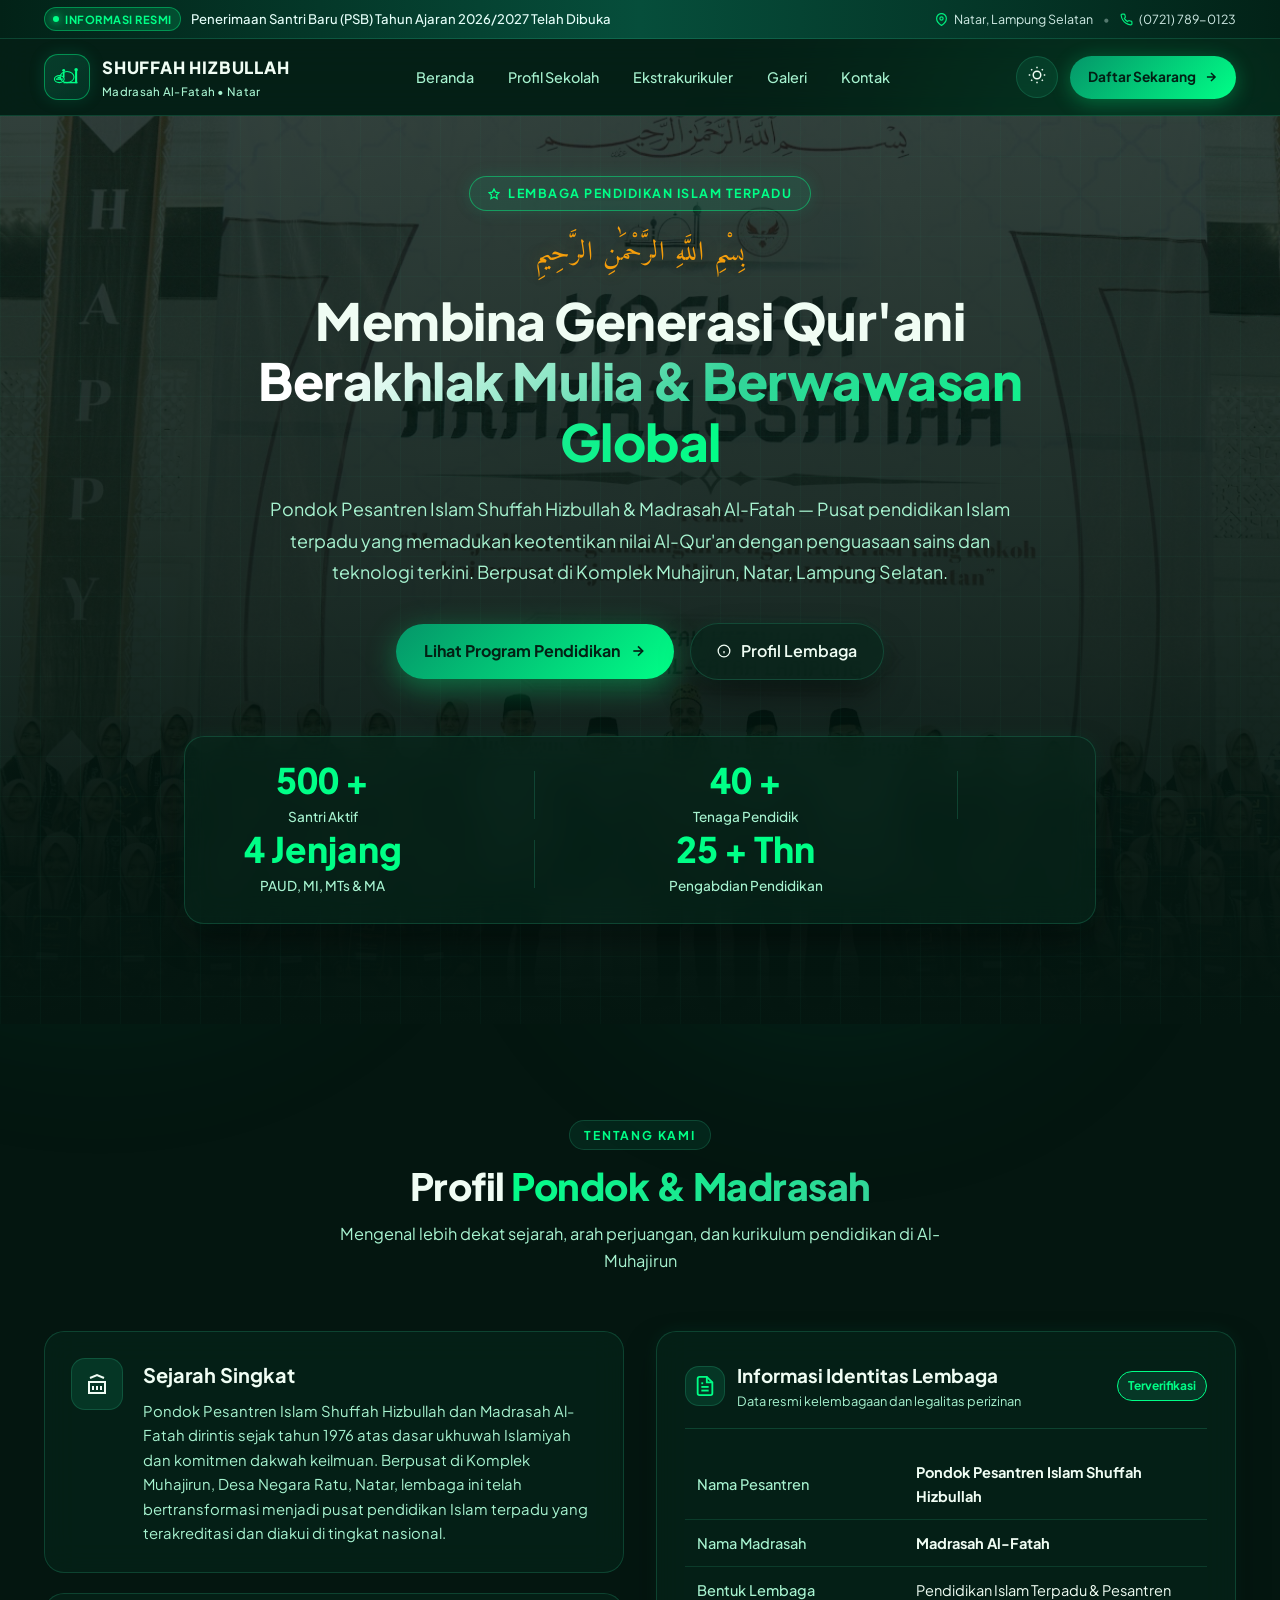
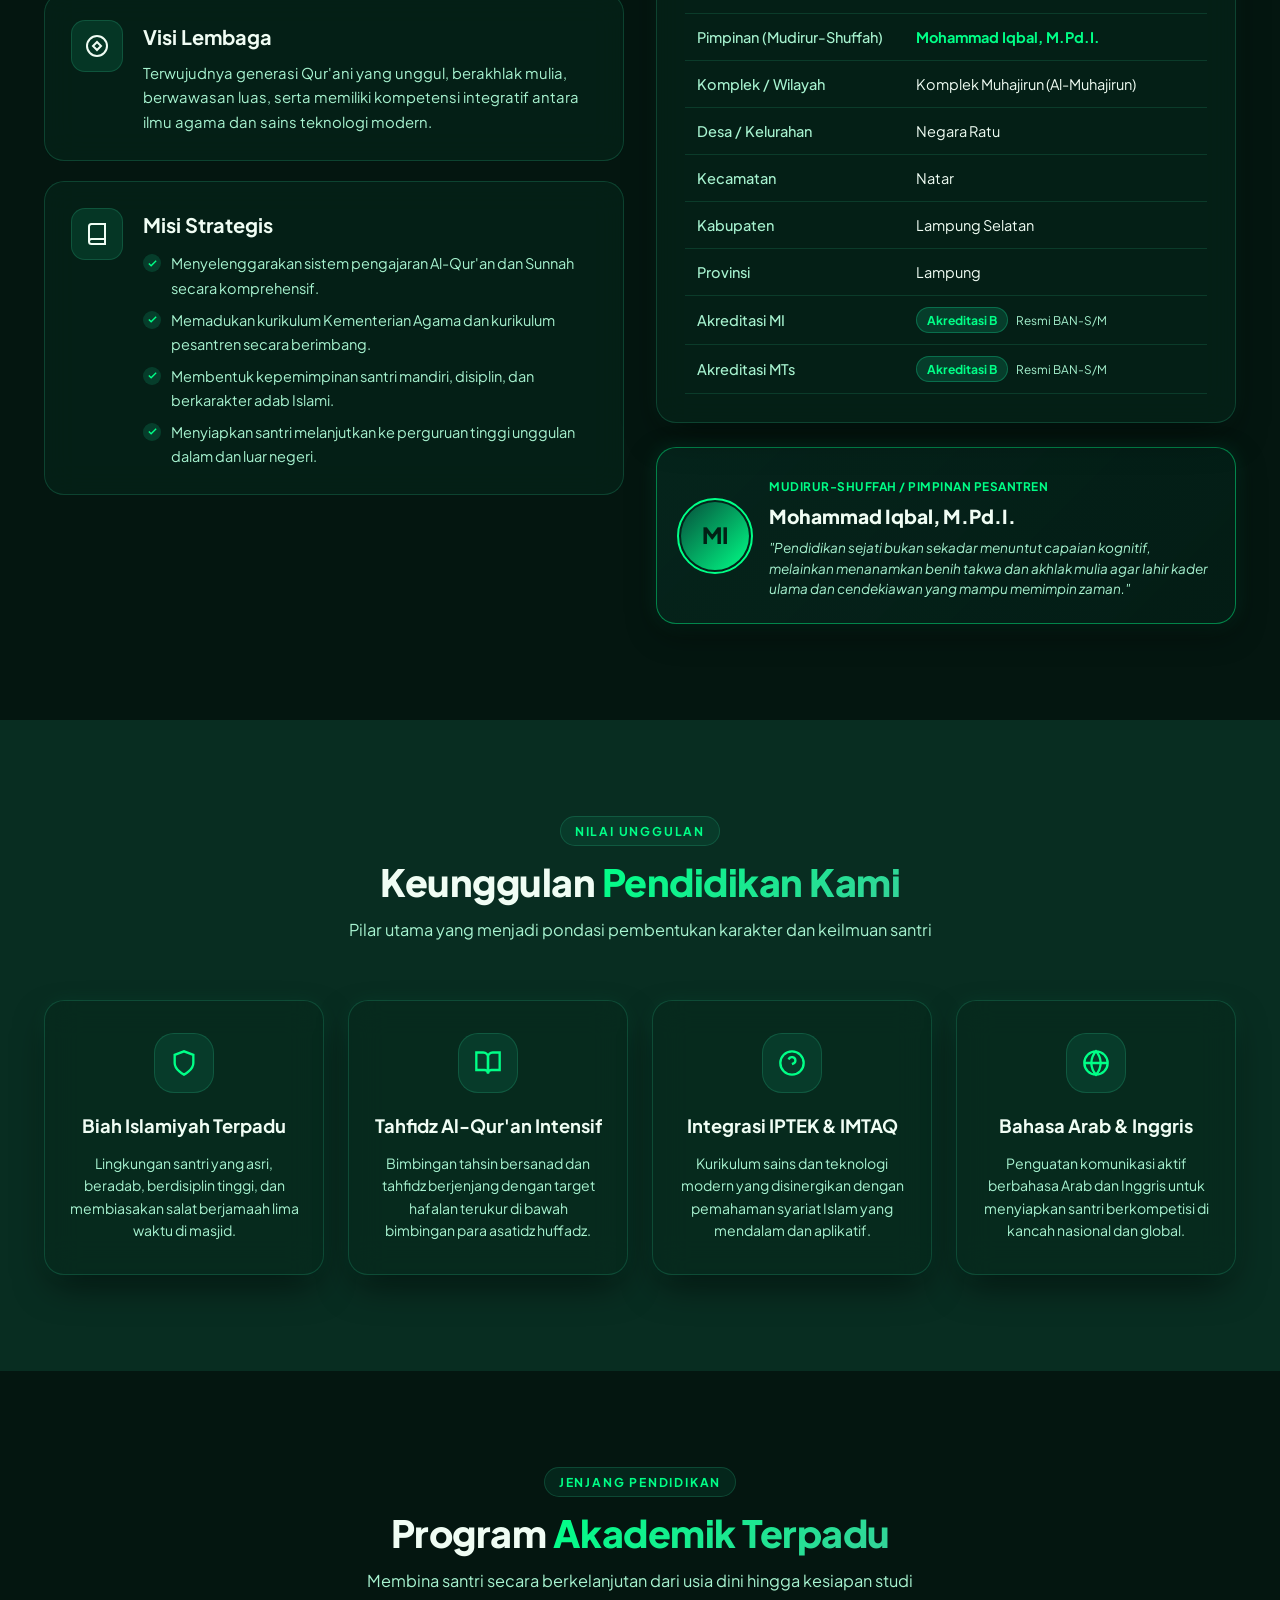
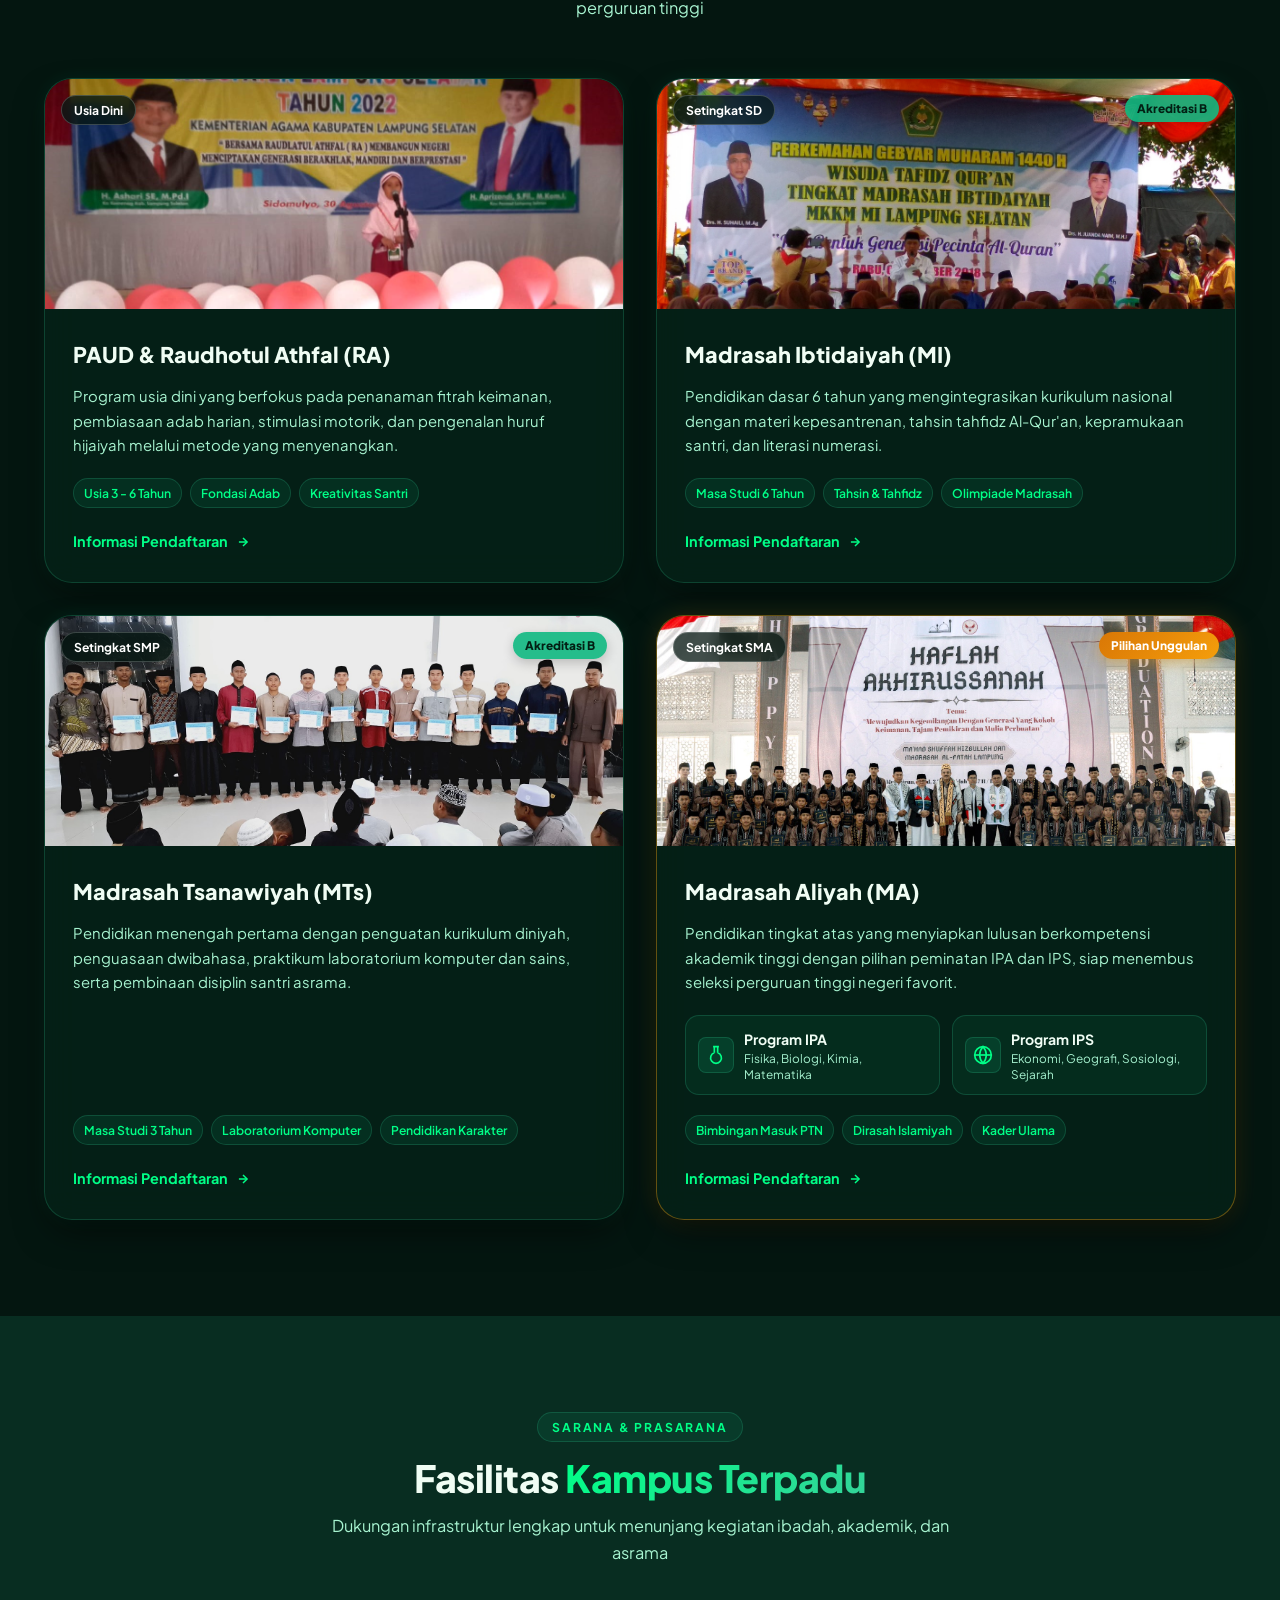
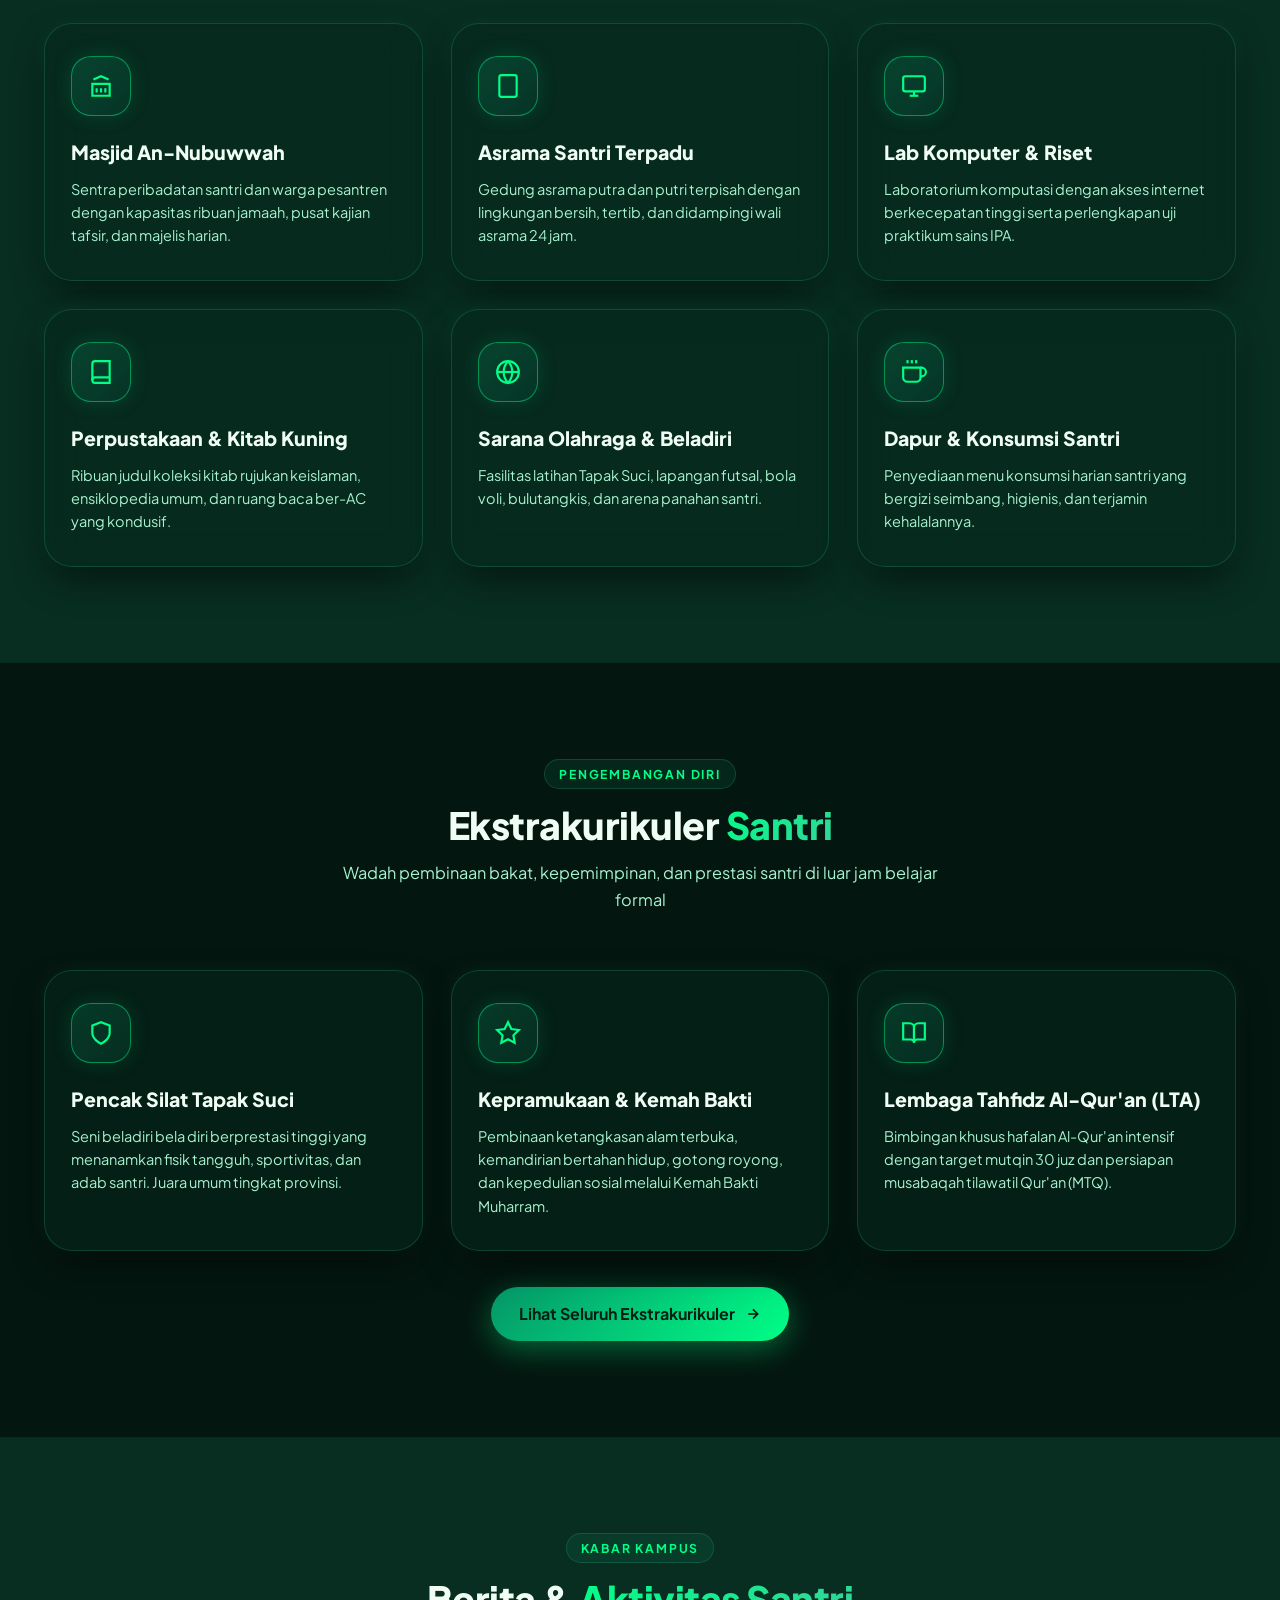
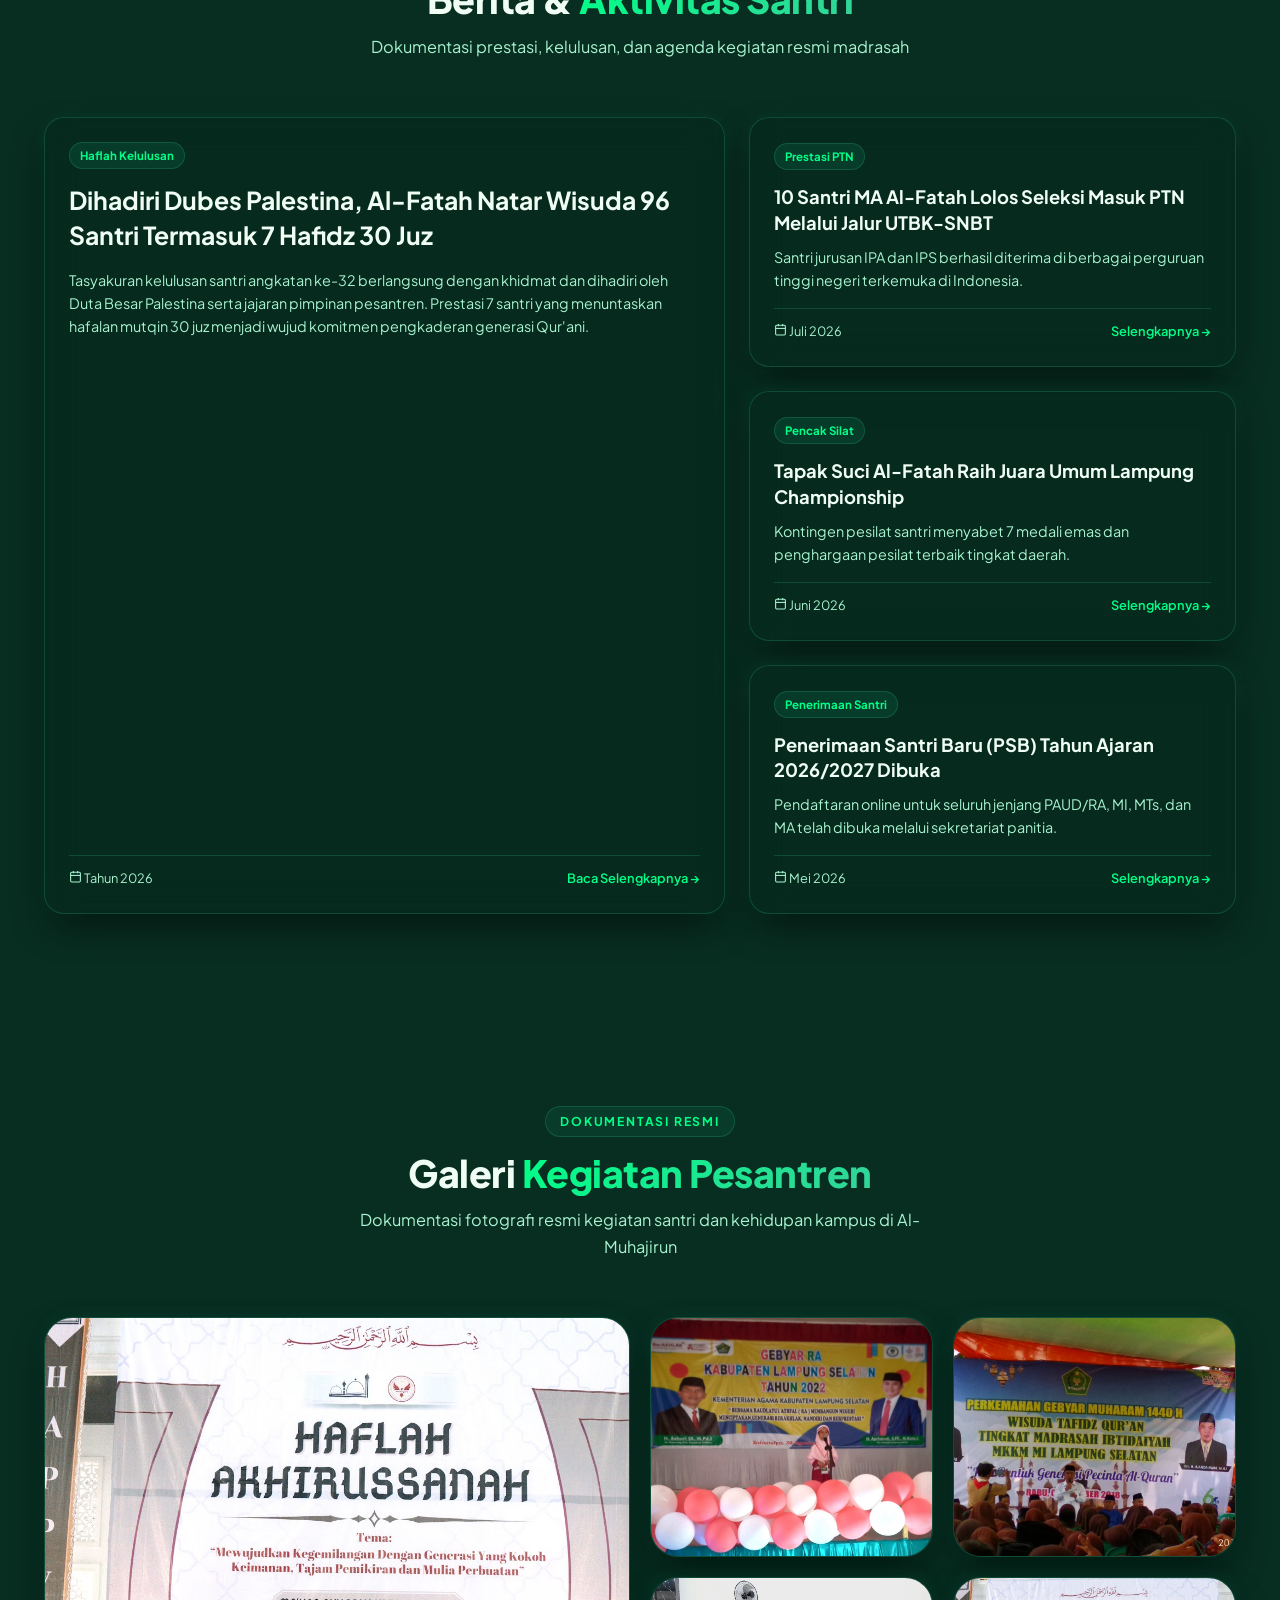
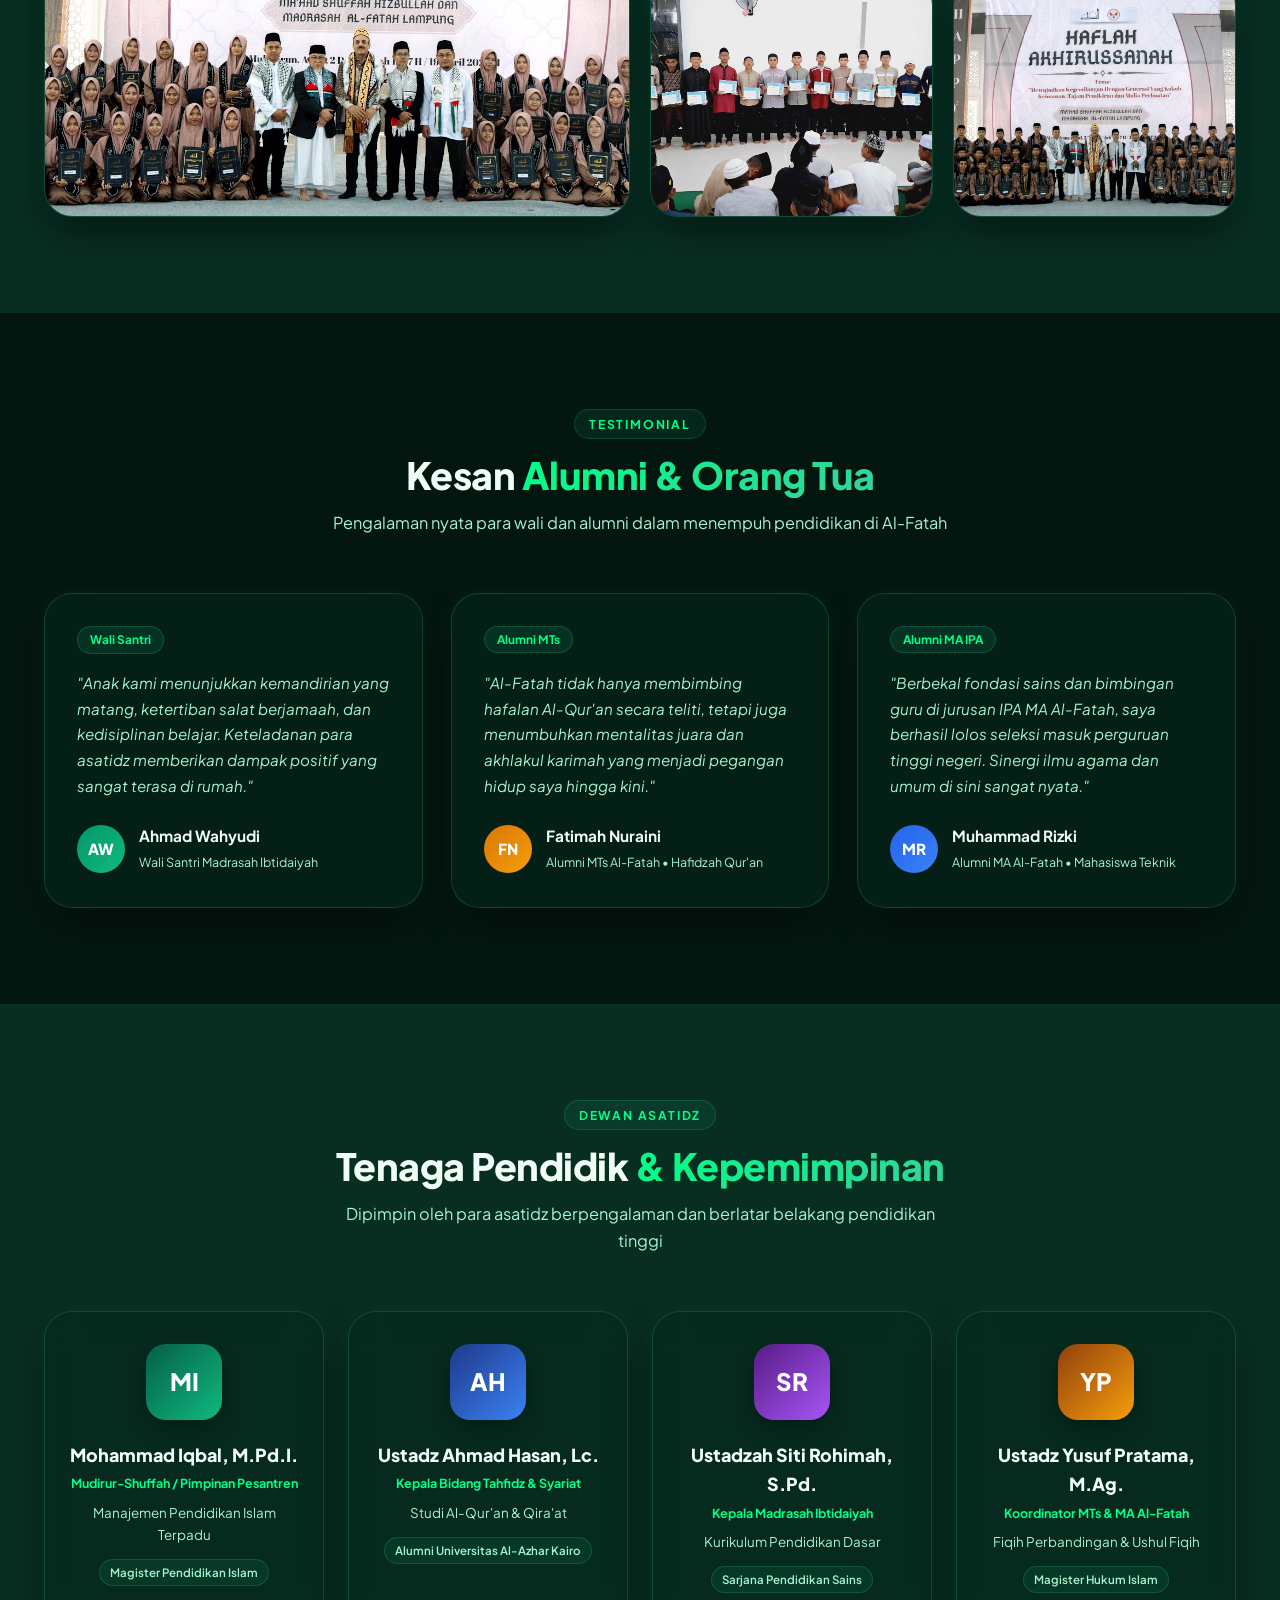
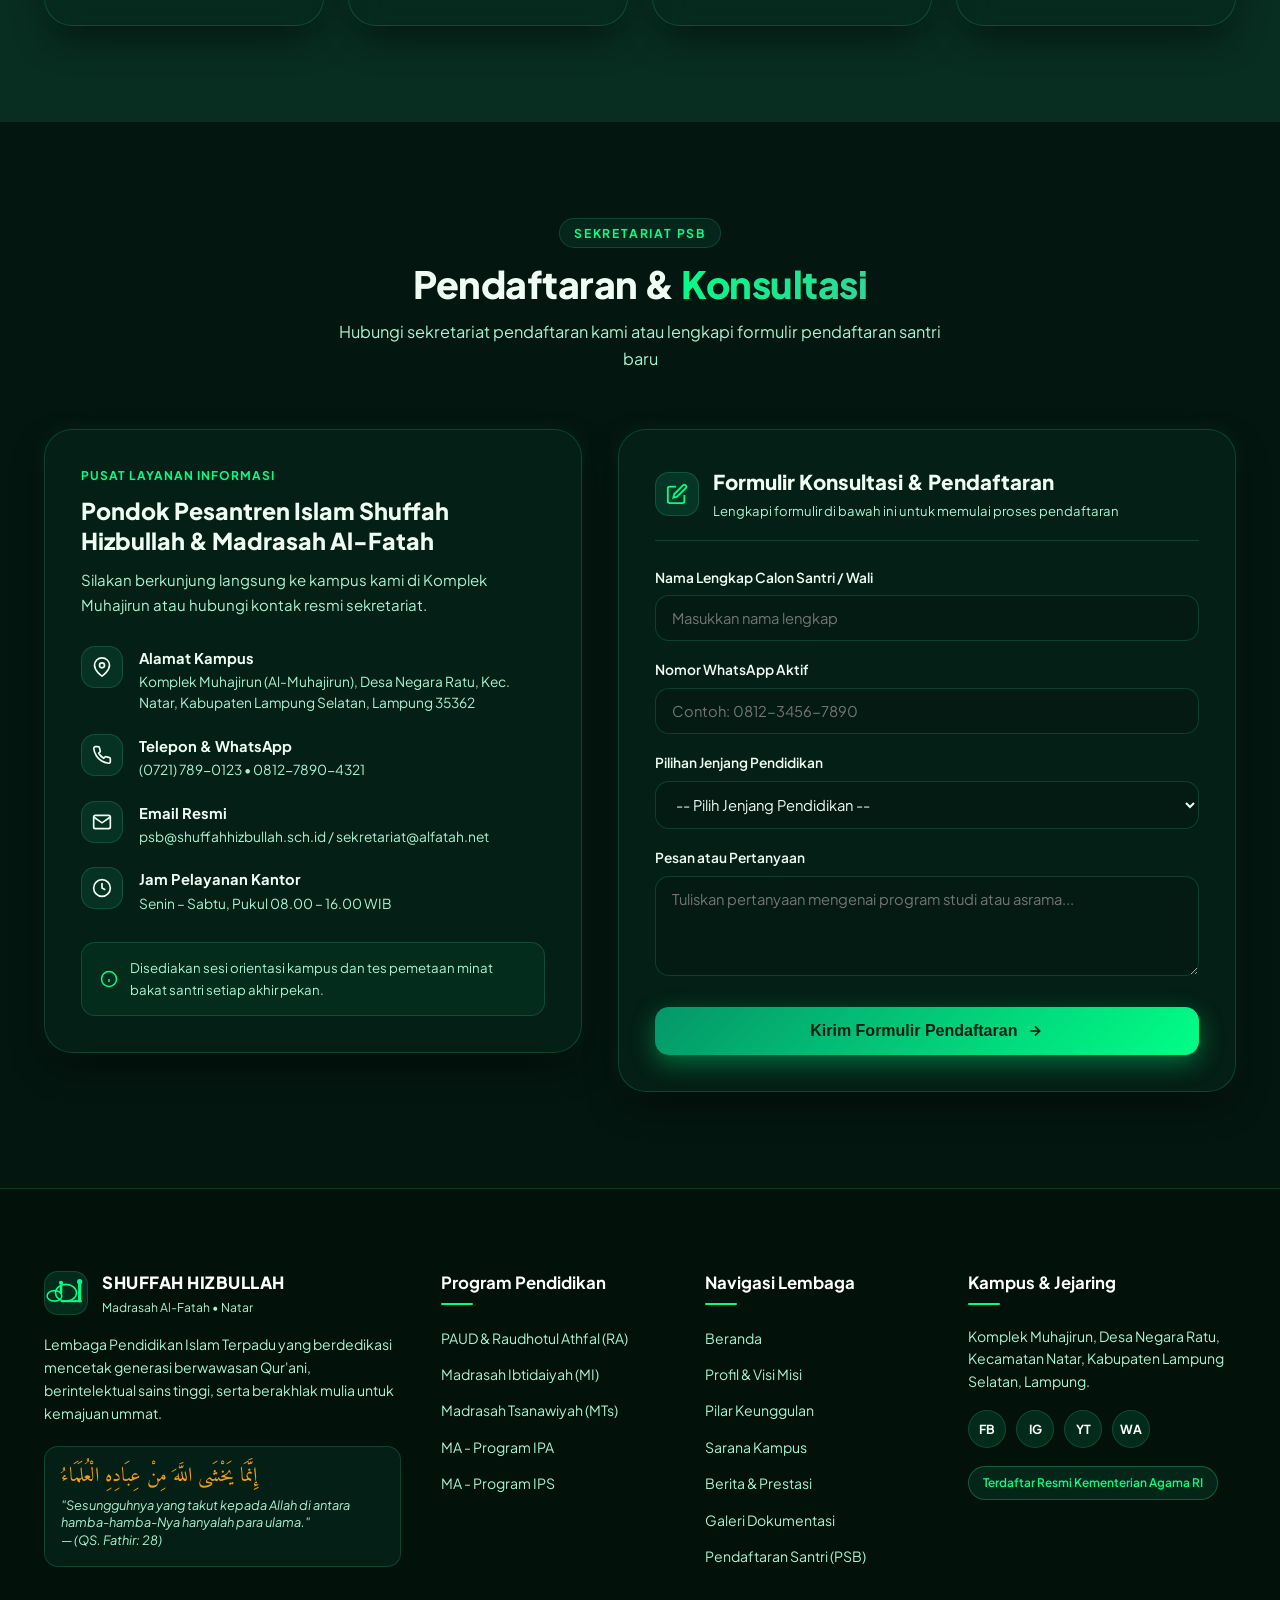
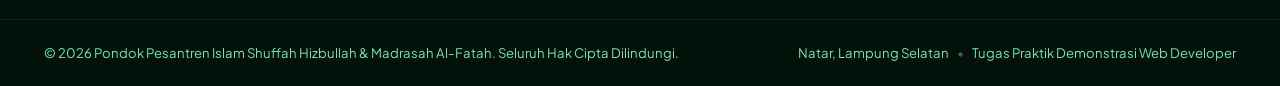
<file: index.html>
<!DOCTYPE html>
<html lang="id">
<head>
    <meta charset="UTF-8">
    <meta name="viewport" content="width=device-width, initial-scale=1.0">
    <title>Pondok Pesantren Islam Shuffah Hizbullah &amp; Madrasah Al-Fatah | Natar, Lampung Selatan</title>
    <meta name="description" content="Lembaga Pendidikan Islam Terpadu Shuffah Hizbullah & Madrasah Al-Fatah di Natar, Lampung Selatan. PAUD, MI, MTs, dan MA IPA/IPS dengan kurikulum unggul dan berbasis sains Qurani.">
    
    <!-- Google Fonts: Plus Jakarta Sans & Amiri -->
    <link rel="preconnect" href="https://fonts.googleapis.com">
    <link rel="preconnect" href="https://fonts.gstatic.com" crossorigin>
    <link href="https://fonts.googleapis.com/css2?family=Amiri:ital,wght@0,400;0,700;1,400&family=Plus+Jakarta+Sans:wght@300;400;500;600;700;800&display=swap" rel="stylesheet">
    
    <link rel="stylesheet" href="style.css">
</head>
<body class="gelap">
    <!-- Background Glow Orbs for Futuristic Vibe -->
    <div class="ambient-glow glow-1"></div>
    <div class="ambient-glow glow-2"></div>
    <div class="ambient-glow glow-3"></div>

    <!-- Top Announcement Bar -->
    <div class="top-announcement">
        <div class="container top-inner">
            <div class="announcement-left">
                <span class="badge-live"><span class="pulse-dot"></span> INFORMASI RESMI</span>
                <p>Penerimaan Santri Baru (PSB) Tahun Ajaran 2026/2027 Telah Dibuka</p>
            </div>
            <div class="top-contact-info">
                <span class="top-info-item">
                    <svg class="top-svg" width="13" height="13" viewBox="0 0 24 24" fill="none" stroke="currentColor" stroke-width="2.2"><path d="M21 10c0 7-9 13-9 13s-9-6-9-13a9 9 0 0 1 18 0z"></path><circle cx="12" cy="10" r="3"></circle></svg>
                    Natar, Lampung Selatan
                </span>
                <span class="sep">•</span>
                <span class="top-info-item">
                    <svg class="top-svg" width="13" height="13" viewBox="0 0 24 24" fill="none" stroke="currentColor" stroke-width="2.2"><path d="M22 16.92v3a2 2 0 0 1-2.18 2 19.79 19.79 0 0 1-8.63-3.07 19.5 19.5 0 0 1-6-6 19.79 19.79 0 0 1-3.07-8.67A2 2 0 0 1 4.11 2h3a2 2 0 0 1 2 1.72 12.84 12.84 0 0 0 .7 2.81 2 2 0 0 1-.45 2.11L8.09 9.91a16 16 0 0 0 6 6l1.27-1.27a2 2 0 0 1 2.11-.45 12.84 12.84 0 0 0 2.81.7A2 2 0 0 1 22 16.92z"></path></svg>
                    (0721) 789-0123
                </span>
            </div>
        </div>
    </div>

    <!-- Glassmorphic Navbar -->
    <header id="site-header">
        <nav id="navbar" class="glass-navbar">
            <div class="nav-container">
                <a href="#beranda" class="brand-logo" aria-label="Beranda Shuffah Hizbullah">
                    <div class="logo-emblem">
                        <svg class="logo-svg" viewBox="0 0 80 60" xmlns="http://www.w3.org/2000/svg" fill="currentColor">
                            <ellipse cx="18" cy="36" rx="14" ry="10" fill="none" stroke="currentColor" stroke-width="3"/>
                            <ellipse cx="40" cy="30" rx="20" ry="16" fill="none" stroke="currentColor" stroke-width="3"/>
                            <rect x="28" y="14" width="5" height="18" rx="2" fill="currentColor"/>
                            <circle cx="30.5" cy="11" r="4" fill="currentColor"/>
                            <rect x="13" y="30" width="10" height="4" fill="currentColor"/>
                            <rect x="8" y="34" width="20" height="4" fill="currentColor"/>
                            <rect x="30" y="44" width="40" height="4" fill="currentColor"/>
                            <rect x="63" y="12" width="6" height="36" rx="2" fill="currentColor"/>
                            <circle cx="66" cy="9" r="5" fill="currentColor"/>
                        </svg>
                    </div>
                    <div class="brand-text">
                        <span class="brand-title">SHUFFAH HIZBULLAH</span>
                        <span class="brand-subtitle">Madrasah Al-Fatah • Natar</span>
                    </div>
                </a>

                <!-- Desktop Menu -->
                <ul class="nav-menu" id="nav-menu">
                    <li><a href="index.html" class="nav-item aktif">Beranda</a></li>
                    <li><a href="profil.html" class="nav-item">Profil Sekolah</a></li>
                    <li><a href="ekstrakurikuler.html" class="nav-item">Ekstrakurikuler</a></li>
                    <li><a href="galeri.html" class="nav-item">Galeri</a></li>
                    <li><a href="kontak.html" class="nav-item">Kontak</a></li>
                </ul>

                <!-- Action Controls -->
                <div class="nav-actions">
                    <button id="btn-mode" class="theme-toggle" onclick="gantiMode()" title="Ganti Mode Tampilan" aria-label="Ubah tema tampilan">
                        <span id="ikon-mode" class="theme-icon">
                            <svg width="18" height="18" viewBox="0 0 24 24" fill="none" stroke="currentColor" stroke-width="2"><circle cx="12" cy="12" r="5"></circle><line x1="12" y1="1" x2="12" y2="3"></line><line x1="12" y1="21" x2="12" y2="23"></line><line x1="4.22" y1="4.22" x2="5.64" y2="5.64"></line><line x1="18.36" y1="18.36" x2="19.78" y2="19.78"></line><line x1="1" y1="12" x2="3" y2="12"></line><line x1="21" y1="12" x2="23" y2="12"></line><line x1="4.22" y1="19.78" x2="5.64" y2="18.36"></line><line x1="18.36" y1="5.64" x2="19.78" y2="4.22"></line></svg>
                        </span>
                    </button>
                    <a href="#kontak" class="btn-cta-nav">
                        <span>Daftar Sekarang</span>
                        <svg width="14" height="14" viewBox="0 0 24 24" fill="none" stroke="currentColor" stroke-width="2.5"><path d="M5 12h14M12 5l7 7-7 7"/></svg>
                    </a>
                    
                    <!-- Mobile Hamburger -->
                    <button class="hamburger" id="hamburger" onclick="toggleMenu()" aria-label="Buka Menu Navigasi">
                        <span></span>
                        <span></span>
                        <span></span>
                    </button>
                </div>
            </div>
        </nav>
    </header>

    <!-- ====== HERO SECTION ====== -->
    <section id="beranda" class="hero-section">
        <div class="hero-bg-wrapper">
            <img src="assets/hero_campus.jpg" alt="Dokumentasi Resmi Pondok Pesantren Shuffah Hizbullah Lampung" class="hero-campus-img">
            <div class="hero-gradient-overlay"></div>
            <div class="hero-grid-pattern"></div>
        </div>

        <div class="container hero-content-container">
            <div class="hero-badge-wrap">
                <span class="futuristic-pill">
                    <svg width="12" height="12" viewBox="0 0 24 24" fill="none" stroke="currentColor" stroke-width="2.5"><polygon points="12 2 15.09 8.26 22 9.27 17 14.14 18.18 21.02 12 17.77 5.82 21.02 7 14.14 2 9.27 8.91 8.26 12 2"></polygon></svg>
                    LEMBAGA PENDIDIKAN ISLAM TERPADU
                </span>
            </div>

            <p class="arabic-calligraphy">بِسْمِ اللَّهِ الرَّحْمَٰنِ الرَّحِيمِ</p>

            <h1 class="hero-main-title">
                Membina Generasi Qur'ani<br>
                <span class="gradient-text-emerald">Berakhlak Mulia &amp; Berwawasan Global</span>
            </h1>

            <p class="hero-description">
                Pondok Pesantren Islam Shuffah Hizbullah &amp; Madrasah Al-Fatah — Pusat pendidikan Islam terpadu yang memadukan keotentikan nilai Al-Qur'an dengan penguasaan sains dan teknologi terkini. Berpusat di Komplek Muhajirun, Natar, Lampung Selatan.
            </p>

            <div class="hero-actions-wrap">
                <a href="#program" class="btn-futuristic-primary">
                    <span>Lihat Program Pendidikan</span>
                    <svg width="16" height="16" viewBox="0 0 24 24" fill="none" stroke="currentColor" stroke-width="2.5"><line x1="5" y1="12" x2="19" y2="12"></line><polyline points="12 5 19 12 12 19"></polyline></svg>
                </a>
                <a href="#profil" class="btn-glassmorphic-secondary">
                    <svg width="14" height="14" viewBox="0 0 24 24" fill="none" stroke="currentColor" stroke-width="2.2"><circle cx="12" cy="12" r="10"></circle><line x1="12" y1="16" x2="12" y2="12"></line><line x1="12" y1="8" x2="12.01" y2="8"></line></svg>
                    <span>Profil Lembaga</span>
                </a>
            </div>

            <!-- Modern Glass Floating Stats -->
            <div class="hero-stats-panel glass-card">
                <div class="stat-card">
                    <div class="stat-number-wrap">
                        <span class="stat-angka" data-angka="500">0</span>
                        <span class="stat-suffix">+</span>
                    </div>
                    <span class="stat-caption">Santri Aktif</span>
                </div>
                <div class="stat-divider"></div>
                <div class="stat-card">
                    <div class="stat-number-wrap">
                        <span class="stat-angka" data-angka="40">0</span>
                        <span class="stat-suffix">+</span>
                    </div>
                    <span class="stat-caption">Tenaga Pendidik</span>
                </div>
                <div class="stat-divider"></div>
                <div class="stat-card">
                    <div class="stat-number-wrap">
                        <span class="stat-angka" data-angka="4">0</span>
                        <span class="stat-suffix"> Jenjang</span>
                    </div>
                    <span class="stat-caption">PAUD, MI, MTs &amp; MA</span>
                </div>
                <div class="stat-divider"></div>
                <div class="stat-card">
                    <div class="stat-number-wrap">
                        <span class="stat-angka" data-angka="25">0</span>
                        <span class="stat-suffix">+ Thn</span>
                    </div>
                    <span class="stat-caption">Pengabdian Pendidikan</span>
                </div>
            </div>
        </div>
    </section>

    <!-- ====== PROFIL LEMBAGA ====== -->
    <section id="profil" class="section-wrapper">
        <div class="container">
            <div class="section-header text-center">
                <span class="section-tag">TENTANG KAMI</span>
                <h2 class="section-heading">Profil <span class="highlight-emerald">Pondok &amp; Madrasah</span></h2>
                <p class="section-subtext">Mengenal lebih dekat sejarah, arah perjuangan, dan kurikulum pendidikan di Al-Muhajirun</p>
            </div>

            <div class="profil-layout-grid">
                <!-- Left: History, Vision, Mission in Glass Cards -->
                <div class="profil-cards-column">
                    <div class="glass-feature-card">
                        <div class="feature-icon-badge">
                            <svg width="24" height="24" viewBox="0 0 24 24" fill="none" stroke="currentColor" stroke-width="2"><path d="M3 21h18M3 10h18M5 6l7-3 7 3M4 10v11M20 10v11M8 14v4M12 14v4M16 14v4"></path></svg>
                        </div>
                        <div class="feature-card-content">
                            <h3>Sejarah Singkat</h3>
                            <p>
                                Pondok Pesantren Islam Shuffah Hizbullah dan Madrasah Al-Fatah dirintis sejak tahun 1976 atas dasar ukhuwah Islamiyah dan komitmen dakwah keilmuan. Berpusat di Komplek Muhajirun, Desa Negara Ratu, Natar, lembaga ini telah bertransformasi menjadi pusat pendidikan Islam terpadu yang terakreditasi dan diakui di tingkat nasional.
                            </p>
                        </div>
                    </div>

                    <div class="glass-feature-card">
                        <div class="feature-icon-badge">
                            <svg width="24" height="24" viewBox="0 0 24 24" fill="none" stroke="currentColor" stroke-width="2"><circle cx="12" cy="12" r="10"></circle><polygon points="12 8 8 12 12 16 16 12 12 8"></polygon></svg>
                        </div>
                        <div class="feature-card-content">
                            <h3>Visi Lembaga</h3>
                            <p>
                                Terwujudnya generasi Qur'ani yang unggul, berakhlak mulia, berwawasan luas, serta memiliki kompetensi integratif antara ilmu agama dan sains teknologi modern.
                            </p>
                        </div>
                    </div>

                    <div class="glass-feature-card">
                        <div class="feature-icon-badge">
                            <svg width="24" height="24" viewBox="0 0 24 24" fill="none" stroke="currentColor" stroke-width="2"><path d="M4 19.5A2.5 2.5 0 0 1 6.5 17H20"></path><path d="M6.5 2H20v20H6.5A2.5 2.5 0 0 1 4 19.5v-15A2.5 2.5 0 0 1 6.5 2z"></path></svg>
                        </div>
                        <div class="feature-card-content">
                            <h3>Misi Strategis</h3>
                            <ul class="custom-check-list">
                                <li>
                                    <span class="check-icon">
                                        <svg width="11" height="11" viewBox="0 0 24 24" fill="none" stroke="currentColor" stroke-width="3"><polyline points="20 6 9 17 4 12"></polyline></svg>
                                    </span>
                                    <span>Menyelenggarakan sistem pengajaran Al-Qur'an dan Sunnah secara komprehensif.</span>
                                </li>
                                <li>
                                    <span class="check-icon">
                                        <svg width="11" height="11" viewBox="0 0 24 24" fill="none" stroke="currentColor" stroke-width="3"><polyline points="20 6 9 17 4 12"></polyline></svg>
                                    </span>
                                    <span>Memadukan kurikulum Kementerian Agama dan kurikulum pesantren secara berimbang.</span>
                                </li>
                                <li>
                                    <span class="check-icon">
                                        <svg width="11" height="11" viewBox="0 0 24 24" fill="none" stroke="currentColor" stroke-width="3"><polyline points="20 6 9 17 4 12"></polyline></svg>
                                    </span>
                                    <span>Membentuk kepemimpinan santri mandiri, disiplin, dan berkarakter adab Islami.</span>
                                </li>
                                <li>
                                    <span class="check-icon">
                                        <svg width="11" height="11" viewBox="0 0 24 24" fill="none" stroke="currentColor" stroke-width="3"><polyline points="20 6 9 17 4 12"></polyline></svg>
                                    </span>
                                    <span>Menyiapkan santri melanjutkan ke perguruan tinggi unggulan dalam dan luar negeri.</span>
                                </li>
                            </ul>
                        </div>
                    </div>
                </div>

                <!-- Right: School Info Table & Leadership Card -->
                <div class="profil-table-column">
                    <!-- Table Card (Demonstration Exam Requirement) -->
                    <div class="glass-table-card">
                        <div class="table-card-header">
                            <div class="table-header-title">
                                <div class="table-icon-wrap">
                                    <svg width="22" height="22" viewBox="0 0 24 24" fill="none" stroke="currentColor" stroke-width="2"><path d="M14 2H6a2 2 0 0 0-2 2v16a2 2 0 0 0 2 2h12a2 2 0 0 0 2-2V8z"></path><polyline points="14 2 14 8 20 8"></polyline><line x1="16" y1="13" x2="8" y2="13"></line><line x1="16" y1="17" x2="8" y2="17"></line><polyline points="10 9 9 9 8 9"></polyline></svg>
                                </div>
                                <div>
                                    <h3>Informasi Identitas Lembaga</h3>
                                    <p>Data resmi kelembagaan dan legalitas perizinan</p>
                                </div>
                            </div>
                            <span class="badge-verified">Terverifikasi</span>
                        </div>

                        <div class="table-responsive-wrapper">
                            <table class="futuristic-table" id="profil-table">
                                <tbody>
                                    <tr>
                                        <td class="td-label">Nama Pesantren</td>
                                        <td class="td-value"><strong>Pondok Pesantren Islam Shuffah Hizbullah</strong></td>
                                    </tr>
                                    <tr>
                                        <td class="td-label">Nama Madrasah</td>
                                        <td class="td-value"><strong>Madrasah Al-Fatah</strong></td>
                                    </tr>
                                    <tr>
                                        <td class="td-label">Bentuk Lembaga</td>
                                        <td class="td-value">Pendidikan Islam Terpadu &amp; Pesantren</td>
                                    </tr>
                                    <tr>
                                        <td class="td-label">Pimpinan (Mudirur-Shuffah)</td>
                                        <td class="td-value"><strong class="highlight-text">Mohammad Iqbal, M.Pd.I.</strong></td>
                                    </tr>
                                    <tr>
                                        <td class="td-label">Komplek / Wilayah</td>
                                        <td class="td-value">Komplek Muhajirun (Al-Muhajirun)</td>
                                    </tr>
                                    <tr>
                                        <td class="td-label">Desa / Kelurahan</td>
                                        <td class="td-value">Negara Ratu</td>
                                    </tr>
                                    <tr>
                                        <td class="td-label">Kecamatan</td>
                                        <td class="td-value">Natar</td>
                                    </tr>
                                    <tr>
                                        <td class="td-label">Kabupaten</td>
                                        <td class="td-value">Lampung Selatan</td>
                                    </tr>
                                    <tr>
                                        <td class="td-label">Provinsi</td>
                                        <td class="td-value">Lampung</td>
                                    </tr>
                                    <tr>
                                        <td class="td-label">Akreditasi MI</td>
                                        <td class="td-value">
                                            <span class="status-badge badge-green">Akreditasi B</span>
                                            <span class="sub-badge">Resmi BAN-S/M</span>
                                        </td>
                                    </tr>
                                    <tr>
                                        <td class="td-label">Akreditasi MTs</td>
                                        <td class="td-value">
                                            <span class="status-badge badge-green">Akreditasi B</span>
                                            <span class="sub-badge">Resmi BAN-S/M</span>
                                        </td>
                                    </tr>
                                </tbody>
                            </table>
                        </div>
                    </div>

                    <!-- Leadership Spotlight Card -->
                    <div class="glass-leadership-card" id="pimpinan-card">
                        <div class="leader-avatar-circle">
                            <span class="leader-monogram">MI</span>
                            <div class="avatar-ring"></div>
                        </div>
                        <div class="leader-details">
                            <span class="leader-role-tag">Mudirur-Shuffah / Pimpinan Pesantren</span>
                            <h4 class="leader-name">Mohammad Iqbal, M.Pd.I.</h4>
                            <p class="leader-quote">
                                "Pendidikan sejati bukan sekadar menuntut capaian kognitif, melainkan menanamkan benih takwa dan akhlak mulia agar lahir kader ulama dan cendekiawan yang mampu memimpin zaman."
                            </p>
                        </div>
                    </div>
                </div>
            </div>
        </div>
    </section>

    <!-- ====== KEUNGGULAN / PILLARS ====== -->
    <section id="keunggulan" class="section-wrapper bg-subtle">
        <div class="container">
            <div class="section-header text-center">
                <span class="section-tag">NILAI UNGGULAN</span>
                <h2 class="section-heading">Keunggulan <span class="highlight-emerald">Pendidikan Kami</span></h2>
                <p class="section-subtext">Pilar utama yang menjadi pondasi pembentukan karakter dan keilmuan santri</p>
            </div>

            <div class="pillars-grid">
                <div class="pillar-card glass-card">
                    <div class="pillar-glow"></div>
                    <div class="pillar-icon-box">
                        <svg width="28" height="28" viewBox="0 0 24 24" fill="none" stroke="currentColor" stroke-width="2"><path d="M12 22s8-4 8-10V5l-8-3-8 3v7c0 6 8 10 8 10z"></path></svg>
                    </div>
                    <h3>Biah Islamiyah Terpadu</h3>
                    <p>Lingkungan santri yang asri, beradab, berdisiplin tinggi, dan membiasakan salat berjamaah lima waktu di masjid.</p>
                </div>

                <div class="pillar-card glass-card">
                    <div class="pillar-glow"></div>
                    <div class="pillar-icon-box">
                        <svg width="28" height="28" viewBox="0 0 24 24" fill="none" stroke="currentColor" stroke-width="2"><path d="M2 3h6a4 4 0 0 1 4 4v14a3 3 0 0 0-3-3H2z"></path><path d="M22 3h-6a4 4 0 0 0-4 4v14a3 3 0 0 1 3-3h7z"></path></svg>
                    </div>
                    <h3>Tahfidz Al-Qur'an Intensif</h3>
                    <p>Bimbingan tahsin bersanad dan tahfidz berjenjang dengan target hafalan terukur di bawah bimbingan para asatidz huffadz.</p>
                </div>

                <div class="pillar-card glass-card">
                    <div class="pillar-glow"></div>
                    <div class="pillar-icon-box">
                        <svg width="28" height="28" viewBox="0 0 24 24" fill="none" stroke="currentColor" stroke-width="2"><circle cx="12" cy="12" r="10"></circle><path d="M9.09 9a3 3 0 0 1 5.83 1c0 2-3 3-3 3"></path><line x1="12" y1="17" x2="12.01" y2="17"></line></svg>
                    </div>
                    <h3>Integrasi IPTEK &amp; IMTAQ</h3>
                    <p>Kurikulum sains dan teknologi modern yang disinergikan dengan pemahaman syariat Islam yang mendalam dan aplikatif.</p>
                </div>

                <div class="pillar-card glass-card">
                    <div class="pillar-glow"></div>
                    <div class="pillar-icon-box">
                        <svg width="28" height="28" viewBox="0 0 24 24" fill="none" stroke="currentColor" stroke-width="2"><circle cx="12" cy="12" r="10"></circle><line x1="2" y1="12" x2="22" y2="12"></line><path d="M12 2a15.3 15.3 0 0 1 4 10 15.3 15.3 0 0 1-4 10 15.3 15.3 0 0 1-4-10 15.3 15.3 0 0 1 4-10z"></path></svg>
                    </div>
                    <h3>Bahasa Arab &amp; Inggris</h3>
                    <p>Penguatan komunikasi aktif berbahasa Arab dan Inggris untuk menyiapkan santri berkompetisi di kancah nasional dan global.</p>
                </div>
            </div>
        </div>
    </section>

    <!-- ====== PROGRAM PENDIDIKAN ====== -->
    <section id="program" class="section-wrapper">
        <div class="container">
            <div class="section-header text-center">
                <span class="section-tag">JENJANG PENDIDIKAN</span>
                <h2 class="section-heading">Program <span class="highlight-emerald">Akademik Terpadu</span></h2>
                <p class="section-subtext">Membina santri secara berkelanjutan dari usia dini hingga kesiapan studi perguruan tinggi</p>
            </div>

            <div class="programs-modern-grid">
                <!-- PAUD & RA -->
                <div class="modern-program-card glass-card" id="card-paud">
                    <div class="card-media-wrap">
                        <img src="assets/program_paud.jpg" alt="Dokumentasi Resmi PAUD dan Raudhotul Athfal Al-Fatah" class="card-photo">
                        <span class="card-level-chip">Usia Dini</span>
                    </div>
                    <div class="card-body-content">
                        <div class="card-title-row">
                            <h3 class="program-title">PAUD &amp; Raudhotul Athfal (RA)</h3>
                        </div>
                        <p class="program-desc">
                            Program usia dini yang berfokus pada penanaman fitrah keimanan, pembiasaan adab harian, stimulasi motorik, dan pengenalan huruf hijaiyah melalui metode yang menyenangkan.
                        </p>
                        <div class="program-feature-tags">
                            <span class="tag-pill">Usia 3 - 6 Tahun</span>
                            <span class="tag-pill">Fondasi Adab</span>
                            <span class="tag-pill">Kreativitas Santri</span>
                        </div>
                        <a href="#kontak" class="program-action-link">
                            <span>Informasi Pendaftaran</span>
                            <svg width="14" height="14" viewBox="0 0 24 24" fill="none" stroke="currentColor" stroke-width="2.5"><line x1="5" y1="12" x2="19" y2="12"></line><polyline points="12 5 19 12 12 19"></polyline></svg>
                        </a>
                    </div>
                </div>

                <!-- MI -->
                <div class="modern-program-card glass-card" id="card-mi">
                    <div class="card-media-wrap">
                        <img src="assets/program_mi.jpg" alt="Dokumentasi Resmi Madrasah Ibtidaiyah Al-Fatah" class="card-photo">
                        <span class="card-level-chip">Setingkat SD</span>
                        <span class="card-badge-akreditasi">Akreditasi B</span>
                    </div>
                    <div class="card-body-content">
                        <div class="card-title-row">
                            <h3 class="program-title">Madrasah Ibtidaiyah (MI)</h3>
                        </div>
                        <p class="program-desc">
                            Pendidikan dasar 6 tahun yang mengintegrasikan kurikulum nasional dengan materi kepesantrenan, tahsin tahfidz Al-Qur'an, kepramukaan santri, dan literasi numerasi.
                        </p>
                        <div class="program-feature-tags">
                            <span class="tag-pill">Masa Studi 6 Tahun</span>
                            <span class="tag-pill">Tahsin &amp; Tahfidz</span>
                            <span class="tag-pill">Olimpiade Madrasah</span>
                        </div>
                        <a href="#kontak" class="program-action-link">
                            <span>Informasi Pendaftaran</span>
                            <svg width="14" height="14" viewBox="0 0 24 24" fill="none" stroke="currentColor" stroke-width="2.5"><line x1="5" y1="12" x2="19" y2="12"></line><polyline points="12 5 19 12 12 19"></polyline></svg>
                        </a>
                    </div>
                </div>

                <!-- MTs -->
                <div class="modern-program-card glass-card" id="card-mts">
                    <div class="card-media-wrap">
                        <img src="assets/program_mts.jpg" alt="Dokumentasi Resmi Madrasah Tsanawiyah Al-Fatah" class="card-photo">
                        <span class="card-level-chip">Setingkat SMP</span>
                        <span class="card-badge-akreditasi">Akreditasi B</span>
                    </div>
                    <div class="card-body-content">
                        <div class="card-title-row">
                            <h3 class="program-title">Madrasah Tsanawiyah (MTs)</h3>
                        </div>
                        <p class="program-desc">
                            Pendidikan menengah pertama dengan penguatan kurikulum diniyah, penguasaan dwibahasa, praktikum laboratorium komputer dan sains, serta pembinaan disiplin santri asrama.
                        </p>
                        <div class="program-feature-tags">
                            <span class="tag-pill">Masa Studi 3 Tahun</span>
                            <span class="tag-pill">Laboratorium Komputer</span>
                            <span class="tag-pill">Pendidikan Karakter</span>
                        </div>
                        <a href="#kontak" class="program-action-link">
                            <span>Informasi Pendaftaran</span>
                            <svg width="14" height="14" viewBox="0 0 24 24" fill="none" stroke="currentColor" stroke-width="2.5"><line x1="5" y1="12" x2="19" y2="12"></line><polyline points="12 5 19 12 12 19"></polyline></svg>
                        </a>
                    </div>
                </div>

                <!-- MA (Featured) -->
                <div class="modern-program-card glass-card card-featured" id="card-ma">
                    <div class="card-media-wrap">
                        <img src="assets/program_ma.jpg" alt="Dokumentasi Resmi Madrasah Aliyah Al-Fatah" class="card-photo">
                        <span class="card-level-chip">Setingkat SMA</span>
                        <span class="card-badge-gold">Pilihan Unggulan</span>
                    </div>
                    <div class="card-body-content">
                        <div class="card-title-row">
                            <h3 class="program-title">Madrasah Aliyah (MA)</h3>
                        </div>
                        <p class="program-desc">
                            Pendidikan tingkat atas yang menyiapkan lulusan berkompetensi akademik tinggi dengan pilihan peminatan IPA dan IPS, siap menembus seleksi perguruan tinggi negeri favorit.
                        </p>
                        
                        <!-- MA Jurusan Options -->
                        <div class="jurusan-dual-box">
                            <div class="jurusan-item">
                                <div class="jurusan-icon-box">
                                    <svg width="20" height="20" viewBox="0 0 24 24" fill="none" stroke="currentColor" stroke-width="2"><path d="M10 2v7.31M14 2v7.31M8.5 2h7M14 9.3a6.5 6.5 0 1 1-4 0"></path></svg>
                                </div>
                                <div class="jurusan-text">
                                    <strong>Program IPA</strong>
                                    <small>Fisika, Biologi, Kimia, Matematika</small>
                                </div>
                            </div>
                            <div class="jurusan-item">
                                <div class="jurusan-icon-box">
                                    <svg width="20" height="20" viewBox="0 0 24 24" fill="none" stroke="currentColor" stroke-width="2"><circle cx="12" cy="12" r="10"></circle><line x1="2" y1="12" x2="22" y2="12"></line><path d="M12 2a15.3 15.3 0 0 1 4 10 15.3 15.3 0 0 1-4 10 15.3 15.3 0 0 1-4-10 15.3 15.3 0 0 1 4-10z"></path></svg>
                                </div>
                                <div class="jurusan-text">
                                    <strong>Program IPS</strong>
                                    <small>Ekonomi, Geografi, Sosiologi, Sejarah</small>
                                </div>
                            </div>
                        </div>

                        <div class="program-feature-tags">
                            <span class="tag-pill">Bimbingan Masuk PTN</span>
                            <span class="tag-pill">Dirasah Islamiyah</span>
                            <span class="tag-pill">Kader Ulama</span>
                        </div>
                        <a href="#kontak" class="program-action-link">
                            <span>Informasi Pendaftaran</span>
                            <svg width="14" height="14" viewBox="0 0 24 24" fill="none" stroke="currentColor" stroke-width="2.5"><line x1="5" y1="12" x2="19" y2="12"></line><polyline points="12 5 19 12 12 19"></polyline></svg>
                        </a>
                    </div>
                </div>
            </div>
        </div>
    </section>

    <!-- ====== FASILITAS KAMPUS ====== -->
    <section id="fasilitas" class="section-wrapper bg-subtle">
        <div class="container">
            <div class="section-header text-center">
                <span class="section-tag">SARANA &amp; PRASARANA</span>
                <h2 class="section-heading">Fasilitas <span class="highlight-emerald">Kampus Terpadu</span></h2>
                <p class="section-subtext">Dukungan infrastruktur lengkap untuk menunjang kegiatan ibadah, akademik, dan asrama</p>
            </div>

            <div class="facilities-grid">
                <div class="facility-card glass-card" id="fas-masjid">
                    <div class="facility-icon-circle">
                        <svg width="26" height="26" viewBox="0 0 24 24" fill="none" stroke="currentColor" stroke-width="2"><path d="M3 21h18M3 10h18M5 6l7-3 7 3M4 10v11M20 10v11M8 14v4M12 14v4M16 14v4"></path></svg>
                    </div>
                    <h4>Masjid An-Nubuwwah</h4>
                    <p>Sentra peribadatan santri dan warga pesantren dengan kapasitas ribuan jamaah, pusat kajian tafsir, dan majelis harian.</p>
                </div>

                <div class="facility-card glass-card" id="fas-asrama">
                    <div class="facility-icon-circle">
                        <svg width="26" height="26" viewBox="0 0 24 24" fill="none" stroke="currentColor" stroke-width="2"><rect x="4" y="2" width="16" height="20" rx="2" ry="2"></rect><line x1="9" y1="22" x2="9" y2="22.01"></line><line x1="15" y1="22" x2="15" y2="22.01"></line><line x1="8" y1="6" x2="8.01" y2="6"></line><line x1="12" y1="6" x2="12.01" y2="6"></line><line x1="16" y1="6" x2="16.01" y2="6"></line><line x1="8" y1="10" x2="8.01" y2="10"></line><line x1="12" y1="10" x2="12.01" y2="10"></line><line x1="16" y1="10" x2="16.01" y2="10"></line><line x1="8" y1="14" x2="8.01" y2="14"></line><line x1="12" y1="14" x2="12.01" y2="14"></line><line x1="16" y1="14" x2="16.01" y2="14"></line></svg>
                    </div>
                    <h4>Asrama Santri Terpadu</h4>
                    <p>Gedung asrama putra dan putri terpisah dengan lingkungan bersih, tertib, dan didampingi wali asrama 24 jam.</p>
                </div>

                <div class="facility-card glass-card" id="fas-lab">
                    <div class="facility-icon-circle">
                        <svg width="26" height="26" viewBox="0 0 24 24" fill="none" stroke="currentColor" stroke-width="2"><rect x="2" y="3" width="20" height="14" rx="2" ry="2"></rect><line x1="8" y1="21" x2="16" y2="21"></line><line x1="12" y1="17" x2="12" y2="21"></line></svg>
                    </div>
                    <h4>Lab Komputer &amp; Riset</h4>
                    <p>Laboratorium komputasi dengan akses internet berkecepatan tinggi serta perlengkapan uji praktikum sains IPA.</p>
                </div>

                <div class="facility-card glass-card" id="fas-perpus">
                    <div class="facility-icon-circle">
                        <svg width="26" height="26" viewBox="0 0 24 24" fill="none" stroke="currentColor" stroke-width="2"><path d="M4 19.5A2.5 2.5 0 0 1 6.5 17H20"></path><path d="M6.5 2H20v20H6.5A2.5 2.5 0 0 1 4 19.5v-15A2.5 2.5 0 0 1 6.5 2z"></path></svg>
                    </div>
                    <h4>Perpustakaan &amp; Kitab Kuning</h4>
                    <p>Ribuan judul koleksi kitab rujukan keislaman, ensiklopedia umum, dan ruang baca ber-AC yang kondusif.</p>
                </div>

                <div class="facility-card glass-card" id="fas-lapangan">
                    <div class="facility-icon-circle">
                        <svg width="26" height="26" viewBox="0 0 24 24" fill="none" stroke="currentColor" stroke-width="2"><circle cx="12" cy="12" r="10"></circle><path d="M12 2a14.5 14.5 0 0 0 0 20 14.5 14.5 0 0 0 0-20"></path><path d="M2 12h20"></path></svg>
                    </div>
                    <h4>Sarana Olahraga &amp; Beladiri</h4>
                    <p>Fasilitas latihan Tapak Suci, lapangan futsal, bola voli, bulutangkis, dan arena panahan santri.</p>
                </div>

                <div class="facility-card glass-card" id="fas-kantin">
                    <div class="facility-icon-circle">
                        <svg width="26" height="26" viewBox="0 0 24 24" fill="none" stroke="currentColor" stroke-width="2"><path d="M18 8h1a4 4 0 0 1 0 8h-1"></path><path d="M2 8h16v9a4 4 0 0 1-4 4H6a4 4 0 0 1-4-4V8z"></path><line x1="6" y1="1" x2="6" y2="4"></line><line x1="10" y1="1" x2="10" y2="4"></line><line x1="14" y1="1" x2="14" y2="4"></line></svg>
                    </div>
                    <h4>Dapur &amp; Konsumsi Santri</h4>
                    <p>Penyediaan menu konsumsi harian santri yang bergizi seimbang, higienis, dan terjamin kehalalannya.</p>
                </div>
            </div>
        </div>
    </section>

    <!-- ====== EKSTRAKURIKULER ====== -->
    <section id="ekstrakurikuler" class="section-wrapper">
        <div class="container">
            <div class="section-header text-center">
                <span class="section-tag">PENGEMBANGAN DIRI</span>
                <h2 class="section-heading">Ekstrakurikuler <span class="highlight-emerald">Santri</span></h2>
                <p class="section-subtext">Wadah pembinaan bakat, kepemimpinan, dan prestasi santri di luar jam belajar formal</p>
            </div>

            <div class="facilities-grid">
                <div class="facility-card glass-card">
                    <div class="facility-icon-circle">
                        <svg width="26" height="26" viewBox="0 0 24 24" fill="none" stroke="currentColor" stroke-width="2"><path d="M12 22s8-4 8-10V5l-8-3-8 3v7c0 6 8 10 8 10z"></path></svg>
                    </div>
                    <h4>Pencak Silat Tapak Suci</h4>
                    <p>Seni beladiri bela diri berprestasi tinggi yang menanamkan fisik tangguh, sportivitas, dan adab santri. Juara umum tingkat provinsi.</p>
                </div>
                <div class="facility-card glass-card">
                    <div class="facility-icon-circle">
                        <svg width="26" height="26" viewBox="0 0 24 24" fill="none" stroke="currentColor" stroke-width="2"><polygon points="12 2 15.09 8.26 22 9.27 17 14.14 18.18 21.02 12 17.77 5.82 21.02 7 14.14 2 9.27 8.91 8.26 12 2"></polygon></svg>
                    </div>
                    <h4>Kepramukaan &amp; Kemah Bakti</h4>
                    <p>Pembinaan ketangkasan alam terbuka, kemandirian bertahan hidup, gotong royong, dan kepedulian sosial melalui Kemah Bakti Muharram.</p>
                </div>
                <div class="facility-card glass-card">
                    <div class="facility-icon-circle">
                        <svg width="26" height="26" viewBox="0 0 24 24" fill="none" stroke="currentColor" stroke-width="2"><path d="M2 3h6a4 4 0 0 1 4 4v14a3 3 0 0 0-3-3H2z"></path><path d="M22 3h-6a4 4 0 0 0-4 4v14a3 3 0 0 1 3-3h7z"></path></svg>
                    </div>
                    <h4>Lembaga Tahfidz Al-Qur'an (LTA)</h4>
                    <p>Bimbingan khusus hafalan Al-Qur'an intensif dengan target mutqin 30 juz dan persiapan musabaqah tilawatil Qur'an (MTQ).</p>
                </div>
            </div>

            <div class="text-center" style="margin-top: 36px;">
                <a href="ekstrakurikuler.html" class="btn-futuristic-primary">
                    <span>Lihat Seluruh Ekstrakurikuler</span>
                    <svg width="16" height="16" viewBox="0 0 24 24" fill="none" stroke="currentColor" stroke-width="2.5"><line x1="5" y1="12" x2="19" y2="12"></line><polyline points="12 5 19 12 12 19"></polyline></svg>
                </a>
            </div>
        </div>
    </section>

    <!-- ====== BERITA & KEGIATAN ====== -->
    <section id="kegiatan" class="section-wrapper bg-subtle">
        <div class="container">
            <div class="section-header text-center">
                <span class="section-tag">KABAR KAMPUS</span>
                <h2 class="section-heading">Berita &amp; <span class="highlight-emerald">Aktivitas Santri</span></h2>
                <p class="section-subtext">Dokumentasi prestasi, kelulusan, dan agenda kegiatan resmi madrasah</p>
            </div>

            <div class="news-layout-grid">
                <!-- Featured News Card -->
                <div class="news-card featured-news glass-card" id="news-1">
                    <div class="news-category-badge">Haflah Kelulusan</div>
                    <h3 class="news-title">Dihadiri Dubes Palestina, Al-Fatah Natar Wisuda 96 Santri Termasuk 7 Hafidz 30 Juz</h3>
                    <p class="news-excerpt">
                        Tasyakuran kelulusan santri angkatan ke-32 berlangsung dengan khidmat dan dihadiri oleh Duta Besar Palestina serta jajaran pimpinan pesantren. Prestasi 7 santri yang menuntaskan hafalan mutqin 30 juz menjadi wujud komitmen pengkaderan generasi Qur'ani.
                    </p>
                    <div class="news-meta-row">
                        <span class="meta-date">
                            <svg width="13" height="13" viewBox="0 0 24 24" fill="none" stroke="currentColor" stroke-width="2"><rect x="3" y="4" width="18" height="18" rx="2" ry="2"></rect><line x1="16" y1="2" x2="16" y2="6"></line><line x1="8" y1="2" x2="8" y2="6"></line><line x1="3" y1="10" x2="21" y2="10"></line></svg>
                            Tahun 2026
                        </span>
                        <a href="#kontak" class="read-more-link">Baca Selengkapnya &rarr;</a>
                    </div>
                </div>

                <!-- Secondary News Cards -->
                <div class="news-card glass-card" id="news-2">
                    <div class="news-category-badge">Prestasi PTN</div>
                    <h4 class="news-title">10 Santri MA Al-Fatah Lolos Seleksi Masuk PTN Melalui Jalur UTBK-SNBT</h4>
                    <p class="news-excerpt">Santri jurusan IPA dan IPS berhasil diterima di berbagai perguruan tinggi negeri terkemuka di Indonesia.</p>
                    <div class="news-meta-row">
                        <span class="meta-date">
                            <svg width="13" height="13" viewBox="0 0 24 24" fill="none" stroke="currentColor" stroke-width="2"><rect x="3" y="4" width="18" height="18" rx="2" ry="2"></rect><line x1="16" y1="2" x2="16" y2="6"></line><line x1="8" y1="2" x2="8" y2="6"></line><line x1="3" y1="10" x2="21" y2="10"></line></svg>
                            Juli 2026
                        </span>
                        <a href="#kontak" class="read-more-link">Selengkapnya &rarr;</a>
                    </div>
                </div>

                <div class="news-card glass-card" id="news-3">
                    <div class="news-category-badge">Pencak Silat</div>
                    <h4 class="news-title">Tapak Suci Al-Fatah Raih Juara Umum Lampung Championship</h4>
                    <p class="news-excerpt">Kontingen pesilat santri menyabet 7 medali emas dan penghargaan pesilat terbaik tingkat daerah.</p>
                    <div class="news-meta-row">
                        <span class="meta-date">
                            <svg width="13" height="13" viewBox="0 0 24 24" fill="none" stroke="currentColor" stroke-width="2"><rect x="3" y="4" width="18" height="18" rx="2" ry="2"></rect><line x1="16" y1="2" x2="16" y2="6"></line><line x1="8" y1="2" x2="8" y2="6"></line><line x1="3" y1="10" x2="21" y2="10"></line></svg>
                            Juni 2026
                        </span>
                        <a href="#kontak" class="read-more-link">Selengkapnya &rarr;</a>
                    </div>
                </div>

                <div class="news-card glass-card" id="news-4">
                    <div class="news-category-badge">Penerimaan Santri</div>
                    <h4 class="news-title">Penerimaan Santri Baru (PSB) Tahun Ajaran 2026/2027 Dibuka</h4>
                    <p class="news-excerpt">Pendaftaran online untuk seluruh jenjang PAUD/RA, MI, MTs, dan MA telah dibuka melalui sekretariat panitia.</p>
                    <div class="news-meta-row">
                        <span class="meta-date">
                            <svg width="13" height="13" viewBox="0 0 24 24" fill="none" stroke="currentColor" stroke-width="2"><rect x="3" y="4" width="18" height="18" rx="2" ry="2"></rect><line x1="16" y1="2" x2="16" y2="6"></line><line x1="8" y1="2" x2="8" y2="6"></line><line x1="3" y1="10" x2="21" y2="10"></line></svg>
                            Mei 2026
                        </span>
                        <a href="#kontak" class="read-more-link">Selengkapnya &rarr;</a>
                    </div>
                </div>
            </div>
        </div>
    </section>

    <!-- ====== DOKUMENTASI & GALERI ====== -->
    <section id="galeri" class="section-wrapper bg-subtle">
        <div class="container">
            <div class="section-header text-center">
                <span class="section-tag">DOKUMENTASI RESMI</span>
                <h2 class="section-heading">Galeri <span class="highlight-emerald">Kegiatan Pesantren</span></h2>
                <p class="section-subtext">Dokumentasi fotografi resmi kegiatan santri dan kehidupan kampus di Al-Muhajirun</p>
            </div>

            <div class="gallery-modern-grid">
                <div class="gallery-item item-large" id="gal-1" data-caption="Haflah Tasyakur Kelulusan Santri Pesantren Al-Fatah Lampung">
                    <img src="assets/hero_campus.jpg" alt="Haflah Kelulusan Santri Al-Fatah" class="gallery-img">
                    <div class="gallery-overlay">
                        <div class="gallery-zoom-icon">
                            <svg width="22" height="22" viewBox="0 0 24 24" fill="none" stroke="currentColor" stroke-width="2"><circle cx="11" cy="11" r="8"></circle><line x1="21" y1="21" x2="16.65" y2="16.65"></line><line x1="11" y1="8" x2="11" y2="14"></line><line x1="8" y1="11" x2="14" y2="11"></line></svg>
                        </div>
                        <span class="gallery-caption-text">Haflah Tasyakur Kelulusan Santri</span>
                    </div>
                </div>

                <div class="gallery-item" id="gal-2" data-caption="Santri Cilik RA Al-Fatah dalam Gebyar Prestasi Tahfidz">
                    <img src="assets/program_paud.jpg" alt="Santri RA Al-Fatah" class="gallery-img">
                    <div class="gallery-overlay">
                        <div class="gallery-zoom-icon">
                            <svg width="22" height="22" viewBox="0 0 24 24" fill="none" stroke="currentColor" stroke-width="2"><circle cx="11" cy="11" r="8"></circle><line x1="21" y1="21" x2="16.65" y2="16.65"></line><line x1="11" y1="8" x2="11" y2="14"></line><line x1="8" y1="11" x2="14" y2="11"></line></svg>
                        </div>
                        <span class="gallery-caption-text">Gebyar Prestasi Santri RA</span>
                    </div>
                </div>

                <div class="gallery-item" id="gal-3" data-caption="Kemah Bakti Santri Madrasah Ibtidaiyah Al-Fatah">
                    <img src="assets/program_mi.jpg" alt="Kemah Santri MI Al-Fatah" class="gallery-img">
                    <div class="gallery-overlay">
                        <div class="gallery-zoom-icon">
                            <svg width="22" height="22" viewBox="0 0 24 24" fill="none" stroke="currentColor" stroke-width="2"><circle cx="11" cy="11" r="8"></circle><line x1="21" y1="21" x2="16.65" y2="16.65"></line><line x1="11" y1="8" x2="11" y2="14"></line><line x1="8" y1="11" x2="14" y2="11"></line></svg>
                        </div>
                        <span class="gallery-caption-text">Kemah Bakti Santri MI</span>
                    </div>
                </div>

                <div class="gallery-item" id="gal-4" data-caption="Pembagian Rapor & Penghargaan Prestasi MTs Al-Fatah">
                    <img src="assets/program_mts.jpg" alt="Santri Berprestasi MTs Al-Fatah" class="gallery-img">
                    <div class="gallery-overlay">
                        <div class="gallery-zoom-icon">
                            <svg width="22" height="22" viewBox="0 0 24 24" fill="none" stroke="currentColor" stroke-width="2"><circle cx="11" cy="11" r="8"></circle><line x1="21" y1="21" x2="16.65" y2="16.65"></line><line x1="11" y1="8" x2="11" y2="14"></line><line x1="8" y1="11" x2="14" y2="11"></line></svg>
                        </div>
                        <span class="gallery-caption-text">Apresiasi Santri Berprestasi MTs</span>
                    </div>
                </div>

                <div class="gallery-item" id="gal-5" data-caption="Wisuda Santri MA Al-Fatah dan Hafidz Qur'an 30 Juz">
                    <img src="assets/program_ma.jpg" alt="Wisuda Santri MA Al-Fatah" class="gallery-img">
                    <div class="gallery-overlay">
                        <div class="gallery-zoom-icon">
                            <svg width="22" height="22" viewBox="0 0 24 24" fill="none" stroke="currentColor" stroke-width="2"><circle cx="11" cy="11" r="8"></circle><line x1="21" y1="21" x2="16.65" y2="16.65"></line><line x1="11" y1="8" x2="11" y2="14"></line><line x1="8" y1="11" x2="14" y2="11"></line></svg>
                        </div>
                        <span class="gallery-caption-text">Wisuda Santri &amp; Hafidz Qur'an</span>
                    </div>
                </div>
            </div>
        </div>
    </section>

    <!-- ====== TESTIMONI ALUMNI & WALI ====== -->
    <section id="testimoni" class="section-wrapper">
        <div class="container">
            <div class="section-header text-center">
                <span class="section-tag">TESTIMONIAL</span>
                <h2 class="section-heading">Kesan <span class="highlight-emerald">Alumni &amp; Orang Tua</span></h2>
                <p class="section-subtext">Pengalaman nyata para wali dan alumni dalam menempuh pendidikan di Al-Fatah</p>
            </div>

            <div class="testimonials-modern-grid">
                <div class="testi-card glass-card" id="testi-1">
                    <div class="testi-card-badge">Wali Santri</div>
                    <p class="testi-quote">
                        "Anak kami menunjukkan kemandirian yang matang, ketertiban salat berjamaah, dan kedisiplinan belajar. Keteladanan para asatidz memberikan dampak positif yang sangat terasa di rumah."
                    </p>
                    <div class="testi-author-row">
                        <div class="author-avatar avatar-green">AW</div>
                        <div class="author-info">
                            <strong>Ahmad Wahyudi</strong>
                            <span>Wali Santri Madrasah Ibtidaiyah</span>
                        </div>
                    </div>
                </div>

                <div class="testi-card glass-card" id="testi-2">
                    <div class="testi-card-badge">Alumni MTs</div>
                    <p class="testi-quote">
                        "Al-Fatah tidak hanya membimbing hafalan Al-Qur'an secara teliti, tetapi juga menumbuhkan mentalitas juara dan akhlakul karimah yang menjadi pegangan hidup saya hingga kini."
                    </p>
                    <div class="testi-author-row">
                        <div class="author-avatar avatar-amber">FN</div>
                        <div class="author-info">
                            <strong>Fatimah Nuraini</strong>
                            <span>Alumni MTs Al-Fatah • Hafidzah Qur'an</span>
                        </div>
                    </div>
                </div>

                <div class="testi-card glass-card" id="testi-3">
                    <div class="testi-card-badge">Alumni MA IPA</div>
                    <p class="testi-quote">
                        "Berbekal fondasi sains dan bimbingan guru di jurusan IPA MA Al-Fatah, saya berhasil lolos seleksi masuk perguruan tinggi negeri. Sinergi ilmu agama dan umum di sini sangat nyata."
                    </p>
                    <div class="testi-author-row">
                        <div class="author-avatar avatar-blue">MR</div>
                        <div class="author-info">
                            <strong>Muhammad Rizki</strong>
                            <span>Alumni MA Al-Fatah • Mahasiswa Teknik</span>
                        </div>
                    </div>
                </div>
            </div>
        </div>
    </section>

    <!-- ====== PROFIL ASATIDZ / TENAGA PENDIDIK ====== -->
    <section id="guru" class="section-wrapper bg-subtle">
        <div class="container">
            <div class="section-header text-center">
                <span class="section-tag">DEWAN ASATIDZ</span>
                <h2 class="section-heading">Tenaga Pendidik <span class="highlight-emerald">&amp; Kepemimpinan</span></h2>
                <p class="section-subtext">Dipimpin oleh para asatidz berpengalaman dan berlatar belakang pendidikan tinggi</p>
            </div>

            <div class="teachers-modern-grid">
                <div class="teacher-card glass-card" id="guru-1">
                    <div class="teacher-avatar-box avatar-emerald">
                        <span>MI</span>
                    </div>
                    <h4 class="teacher-name">Mohammad Iqbal, M.Pd.I.</h4>
                    <span class="teacher-title">Mudirur-Shuffah / Pimpinan Pesantren</span>
                    <p class="teacher-field">Manajemen Pendidikan Islam Terpadu</p>
                    <span class="teacher-degree-tag">Magister Pendidikan Islam</span>
                </div>

                <div class="teacher-card glass-card" id="guru-2">
                    <div class="teacher-avatar-box avatar-sapphire">
                        <span>AH</span>
                    </div>
                    <h4 class="teacher-name">Ustadz Ahmad Hasan, Lc.</h4>
                    <span class="teacher-title">Kepala Bidang Tahfidz &amp; Syariat</span>
                    <p class="teacher-field">Studi Al-Qur'an &amp; Qira'at</p>
                    <span class="teacher-degree-tag">Alumni Universitas Al-Azhar Kairo</span>
                </div>

                <div class="teacher-card glass-card" id="guru-3">
                    <div class="teacher-avatar-box avatar-amethyst">
                        <span>SR</span>
                    </div>
                    <h4 class="teacher-name">Ustadzah Siti Rohimah, S.Pd.</h4>
                    <span class="teacher-title">Kepala Madrasah Ibtidaiyah</span>
                    <p class="teacher-field">Kurikulum Pendidikan Dasar</p>
                    <span class="teacher-degree-tag">Sarjana Pendidikan Sains</span>
                </div>

                <div class="teacher-card glass-card" id="guru-4">
                    <div class="teacher-avatar-box avatar-topaz">
                        <span>YP</span>
                    </div>
                    <h4 class="teacher-name">Ustadz Yusuf Pratama, M.Ag.</h4>
                    <span class="teacher-title">Koordinator MTs &amp; MA Al-Fatah</span>
                    <p class="teacher-field">Fiqih Perbandingan &amp; Ushul Fiqih</p>
                    <span class="teacher-degree-tag">Magister Hukum Islam</span>
                </div>
            </div>
        </div>
    </section>

    <!-- ====== KONTAK & PENDAFTARAN ====== -->
    <section id="kontak" class="section-wrapper">
        <div class="container">
            <div class="section-header text-center">
                <span class="section-tag">SEKRETARIAT PSB</span>
                <h2 class="section-heading">Pendaftaran &amp; <span class="highlight-emerald">Konsultasi</span></h2>
                <p class="section-subtext">Hubungi sekretariat pendaftaran kami atau lengkapi formulir pendaftaran santri baru</p>
            </div>

            <div class="contact-registration-grid">
                <!-- Contact Info Card -->
                <div class="contact-info-panel glass-card">
                    <div class="contact-card-badge">Pusat Layanan Informasi</div>
                    <h3>Pondok Pesantren Islam Shuffah Hizbullah &amp; Madrasah Al-Fatah</h3>
                    <p>Silakan berkunjung langsung ke kampus kami di Komplek Muhajirun atau hubungi kontak resmi sekretariat.</p>

                    <div class="contact-detail-items">
                        <div class="contact-detail-item" id="kontak-alamat">
                            <div class="detail-icon">
                                <svg width="20" height="20" viewBox="0 0 24 24" fill="none" stroke="currentColor" stroke-width="2"><path d="M21 10c0 7-9 13-9 13s-9-6-9-13a9 9 0 0 1 18 0z"></path><circle cx="12" cy="10" r="3"></circle></svg>
                            </div>
                            <div class="detail-text">
                                <strong>Alamat Kampus</strong>
                                <p>Komplek Muhajirun (Al-Muhajirun), Desa Negara Ratu, Kec. Natar, Kabupaten Lampung Selatan, Lampung 35362</p>
                            </div>
                        </div>

                        <div class="contact-detail-item" id="kontak-telp">
                            <div class="detail-icon">
                                <svg width="20" height="20" viewBox="0 0 24 24" fill="none" stroke="currentColor" stroke-width="2"><path d="M22 16.92v3a2 2 0 0 1-2.18 2 19.79 19.79 0 0 1-8.63-3.07 19.5 19.5 0 0 1-6-6 19.79 19.79 0 0 1-3.07-8.67A2 2 0 0 1 4.11 2h3a2 2 0 0 1 2 1.72 12.84 12.84 0 0 0 .7 2.81 2 2 0 0 1-.45 2.11L8.09 9.91a16 16 0 0 0 6 6l1.27-1.27a2 2 0 0 1 2.11-.45 12.84 12.84 0 0 0 2.81.7A2 2 0 0 1 22 16.92z"></path></svg>
                            </div>
                            <div class="detail-text">
                                <strong>Telepon &amp; WhatsApp</strong>
                                <p>(0721) 789-0123 • 0812-7890-4321</p>
                            </div>
                        </div>

                        <div class="contact-detail-item" id="kontak-email">
                            <div class="detail-icon">
                                <svg width="20" height="20" viewBox="0 0 24 24" fill="none" stroke="currentColor" stroke-width="2"><path d="M4 4h16c1.1 0 2 .9 2 2v12c0 1.1-.9 2-2 2H4c-1.1 0-2-.9-2-2V6c0-1.1.9-2 2-2z"></path><polyline points="22,6 12,13 2,6"></polyline></svg>
                            </div>
                            <div class="detail-text">
                                <strong>Email Resmi</strong>
                                <p>psb@shuffahhizbullah.sch.id / sekretariat@alfatah.net</p>
                            </div>
                        </div>

                        <div class="contact-detail-item" id="kontak-jam">
                            <div class="detail-icon">
                                <svg width="20" height="20" viewBox="0 0 24 24" fill="none" stroke="currentColor" stroke-width="2"><circle cx="12" cy="12" r="10"></circle><polyline points="12 6 12 12 16 14"></polyline></svg>
                            </div>
                            <div class="detail-text">
                                <strong>Jam Pelayanan Kantor</strong>
                                <p>Senin – Sabtu, Pukul 08.00 – 16.00 WIB</p>
                            </div>
                        </div>
                    </div>

                    <div class="contact-notice-box">
                        <div class="notice-icon-box">
                            <svg width="18" height="18" viewBox="0 0 24 24" fill="none" stroke="currentColor" stroke-width="2"><circle cx="12" cy="12" r="10"></circle><line x1="12" y1="16" x2="12" y2="12"></line><line x1="12" y1="8" x2="12.01" y2="8"></line></svg>
                        </div>
                        <span>Disediakan sesi orientasi kampus dan tes pemetaan minat bakat santri setiap akhir pekan.</span>
                    </div>
                </div>

                <!-- Registration / Contact Form Card -->
                <div class="registration-form-panel glass-card">
                    <div class="form-header-title">
                        <div class="form-icon-wrap">
                            <svg width="22" height="22" viewBox="0 0 24 24" fill="none" stroke="currentColor" stroke-width="2"><path d="M11 4H4a2 2 0 0 0-2 2v14a2 2 0 0 0 2 2h14a2 2 0 0 0 2-2v-7"></path><path d="M18.5 2.5a2.121 2.121 0 0 1 3 3L12 15l-4 1 1-4 9.5-9.5z"></path></svg>
                        </div>
                        <div>
                            <h3>Formulir Konsultasi &amp; Pendaftaran</h3>
                            <p>Lengkapi formulir di bawah ini untuk memulai proses pendaftaran</p>
                        </div>
                    </div>

                    <form id="form-kontak" onsubmit="kirimPesan(event)" class="futuristic-form">
                        <div class="form-group-field">
                            <label for="nama">Nama Lengkap Calon Santri / Wali</label>
                            <div class="input-glow-wrapper">
                                <input type="text" id="nama" name="nama" placeholder="Masukkan nama lengkap" required>
                            </div>
                        </div>

                        <div class="form-group-field">
                            <label for="hp">Nomor WhatsApp Aktif</label>
                            <div class="input-glow-wrapper">
                                <input type="tel" id="hp" name="hp" placeholder="Contoh: 0812-3456-7890" required>
                            </div>
                        </div>

                        <div class="form-group-field">
                            <label for="jenjang">Pilihan Jenjang Pendidikan</label>
                            <div class="input-glow-wrapper">
                                <select id="jenjang" name="jenjang" required>
                                    <option value="">-- Pilih Jenjang Pendidikan --</option>
                                    <option value="paud">PAUD &amp; Raudhotul Athfal (RA) - Usia Dini</option>
                                    <option value="mi">Madrasah Ibtidaiyah (MI) - Setingkat SD (Akreditasi B)</option>
                                    <option value="mts">Madrasah Tsanawiyah (MTs) - Setingkat SMP (Akreditasi B)</option>
                                    <option value="ma-ipa">Madrasah Aliyah (MA) - Program IPA</option>
                                    <option value="ma-ips">Madrasah Aliyah (MA) - Program IPS</option>
                                </select>
                            </div>
                        </div>

                        <div class="form-group-field">
                            <label for="pesan">Pesan atau Pertanyaan</label>
                            <div class="input-glow-wrapper">
                                <textarea id="pesan" name="pesan" rows="4" placeholder="Tuliskan pertanyaan mengenai program studi atau asrama..."></textarea>
                            </div>
                        </div>

                        <button type="submit" class="btn-submit-futuristic" id="submit-btn">
                            <span>Kirim Formulir Pendaftaran</span>
                            <svg width="16" height="16" viewBox="0 0 24 24" fill="none" stroke="currentColor" stroke-width="2.5"><line x1="5" y1="12" x2="19" y2="12"></line><polyline points="12 5 19 12 12 19"></polyline></svg>
                        </button>

                        <div id="pesan-sukses" class="success-message-box" style="display:none">
                            <div class="success-icon-badge">
                                <svg width="24" height="24" viewBox="0 0 24 24" fill="none" stroke="currentColor" stroke-width="2.5"><path d="M22 11.08V12a10 10 0 1 1-5.93-9.14"></path><polyline points="22 4 12 14.01 9 11.01"></polyline></svg>
                            </div>
                            <div class="success-text">
                                <strong>Pesan Berhasil Terkirim</strong>
                                <p>Terima kasih atas minat Anda. Tim sekretariat Shuffah Hizbullah akan segera menghubungi nomor kontak Anda.</p>
                            </div>
                        </div>
                    </form>
                </div>
            </div>
        </div>
    </section>

    <!-- ====== FOOTER ====== -->
    <footer id="footer" class="site-footer">
        <div class="footer-top-section">
            <div class="container footer-grid-layout">
                <!-- Brand Column -->
                <div class="footer-column brand-column">
                    <div class="footer-brand-header">
                        <div class="footer-emblem">
                            <svg viewBox="0 0 80 60" xmlns="http://www.w3.org/2000/svg" fill="currentColor">
                                <ellipse cx="18" cy="36" rx="14" ry="10" fill="none" stroke="currentColor" stroke-width="3"/>
                                <ellipse cx="40" cy="30" rx="20" ry="16" fill="none" stroke="currentColor" stroke-width="3"/>
                                <rect x="28" y="14" width="5" height="18" rx="2" fill="currentColor"/>
                                <circle cx="30.5" cy="11" r="4" fill="currentColor"/>
                                <rect x="30" y="44" width="40" height="4" fill="currentColor"/>
                                <rect x="63" y="12" width="6" height="36" rx="2" fill="currentColor"/>
                                <circle cx="66" cy="9" r="5" fill="currentColor"/>
                            </svg>
                        </div>
                        <div>
                            <h4>SHUFFAH HIZBULLAH</h4>
                            <p>Madrasah Al-Fatah • Natar</p>
                        </div>
                    </div>
                    <p class="footer-desc">
                        Lembaga Pendidikan Islam Terpadu yang berdedikasi mencetak generasi berwawasan Qur'ani, berintelektual sains tinggi, serta berakhlak mulia untuk kemajuan ummat.
                    </p>
                    <div class="footer-ayah-card">
                        <p class="footer-ayah-arabic">إِنَّمَا يَخْشَى اللَّهَ مِنْ عِبَادِهِ الْعُلَمَاءُ</p>
                        <p class="footer-ayah-translation">"Sesungguhnya yang takut kepada Allah di antara hamba-hamba-Nya hanyalah para ulama." <br>&mdash; (QS. Fathir: 28)</p>
                    </div>
                </div>

                <!-- Links: Program Pendidikan -->
                <div class="footer-column">
                    <h4 class="footer-column-title">Program Pendidikan</h4>
                    <ul class="footer-link-list">
                        <li><a href="#program">PAUD &amp; Raudhotul Athfal (RA)</a></li>
                        <li><a href="#program">Madrasah Ibtidaiyah (MI)</a></li>
                        <li><a href="#program">Madrasah Tsanawiyah (MTs)</a></li>
                        <li><a href="#program">MA - Program IPA</a></li>
                        <li><a href="#program">MA - Program IPS</a></li>
                    </ul>
                </div>

                <!-- Links: Informasi Lembaga -->
                <div class="footer-column">
                    <h4 class="footer-column-title">Navigasi Lembaga</h4>
                    <ul class="footer-link-list">
                        <li><a href="#beranda">Beranda</a></li>
                        <li><a href="#profil">Profil &amp; Visi Misi</a></li>
                        <li><a href="#keunggulan">Pilar Keunggulan</a></li>
                        <li><a href="#fasilitas">Sarana Kampus</a></li>
                        <li><a href="#kegiatan">Berita &amp; Prestasi</a></li>
                        <li><a href="#galeri">Galeri Dokumentasi</a></li>
                        <li><a href="#kontak">Pendaftaran Santri (PSB)</a></li>
                    </ul>
                </div>

                <!-- Links: Lokasi & Social Media -->
                <div class="footer-column">
                    <h4 class="footer-column-title">Kampus &amp; Jejaring</h4>
                    <p class="footer-address">
                        Komplek Muhajirun, Desa Negara Ratu, Kecamatan Natar, Kabupaten Lampung Selatan, Lampung.
                    </p>
                    <div class="social-button-row">
                        <a href="https://facebook.com/alfatahlampung" target="_blank" rel="noopener" id="social-fb" class="social-pill-btn" title="Facebook">FB</a>
                        <a href="https://instagram.com" target="_blank" rel="noopener" id="social-ig" class="social-pill-btn" title="Instagram">IG</a>
                        <a href="https://youtube.com/user/PesantrenAlfatah" target="_blank" rel="noopener" id="social-yt" class="social-pill-btn" title="YouTube">YT</a>
                        <a href="https://wa.me/" target="_blank" rel="noopener" id="social-wa" class="social-pill-btn" title="WhatsApp">WA</a>
                    </div>
                    <div class="accreditation-pill-badge">
                        <span>Terdaftar Resmi Kementerian Agama RI</span>
                    </div>
                </div>
            </div>
        </div>

        <div class="footer-bottom-bar">
            <div class="container bottom-bar-inner">
                <p>&copy; 2026 Pondok Pesantren Islam Shuffah Hizbullah &amp; Madrasah Al-Fatah. Seluruh Hak Cipta Dilindungi.</p>
                <div class="footer-legal-links">
                    <span>Natar, Lampung Selatan</span>
                    <span class="sep">•</span>
                    <span>Tugas Praktik Demonstrasi Web Developer</span>
                </div>
            </div>
        </div>
    </footer>

    <!-- Back to Top Floating Button -->
    <button id="ke-atas" class="back-to-top-btn" onclick="window.scrollTo({top: 0, behavior: 'smooth'})" title="Kembali ke Atas" aria-label="Kembali ke atas">
        <svg width="20" height="20" viewBox="0 0 24 24" fill="none" stroke="currentColor" stroke-width="2.5">
            <path d="M18 15l-6-6-6 6"/>
        </svg>
    </button>

    <script src="script.js"></script>
</body>
</html>
</file>
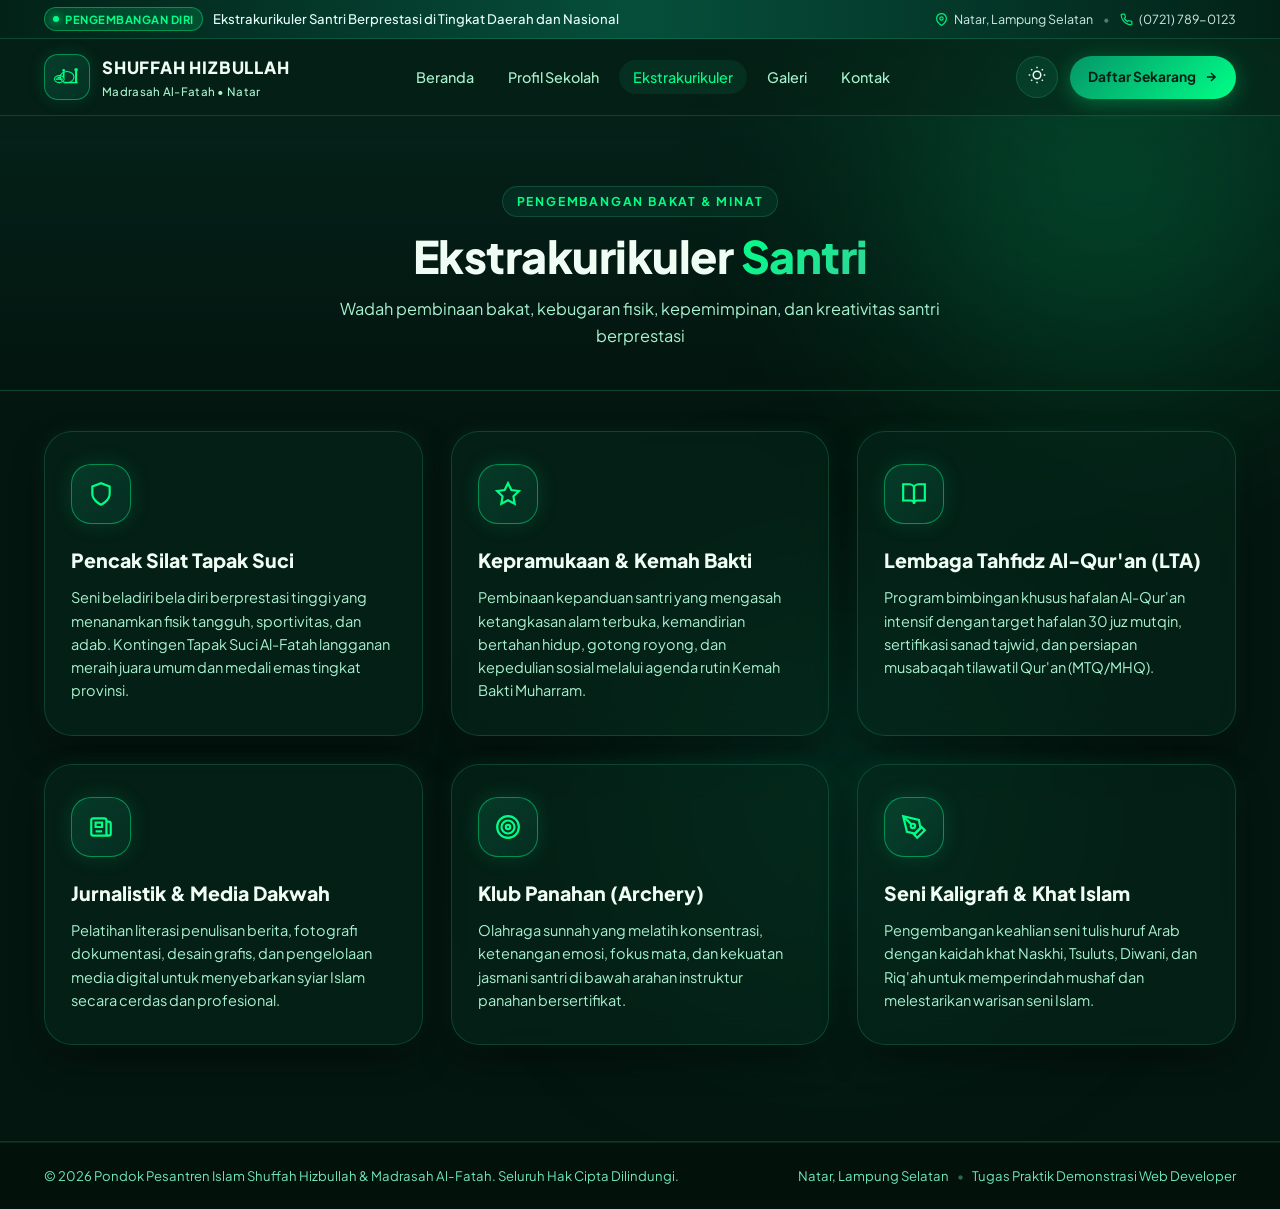
<file: ekstrakurikuler.html>
<!DOCTYPE html>
<html lang="id">
<head>
    <meta charset="UTF-8">
    <meta name="viewport" content="width=device-width, initial-scale=1.0">
    <title>Ekstrakurikuler | Pondok Pesantren Islam Shuffah Hizbullah &amp; Madrasah Al-Fatah</title>
    <meta name="description" content="Kegiatan ekstrakurikuler santri di Pondok Pesantren Islam Shuffah Hizbullah dan Madrasah Al-Fatah Natar, Lampung Selatan. Tapak Suci, Pramuka, Jurnalistik, Panahan, dan Kaligrafi.">
    
    <link rel="preconnect" href="https://fonts.googleapis.com">
    <link rel="preconnect" href="https://fonts.gstatic.com" crossorigin>
    <link href="https://fonts.googleapis.com/css2?family=Amiri:ital,wght@0,400;0,700;1,400&family=Plus+Jakarta+Sans:wght@300;400;500;600;700;800&display=swap" rel="stylesheet">
    
    <link rel="stylesheet" href="style.css">
</head>
<body class="gelap">
    <div class="ambient-glow glow-1"></div>
    <div class="ambient-glow glow-3"></div>

    <!-- Top Announcement Bar -->
    <div class="top-announcement">
        <div class="container top-inner">
            <div class="announcement-left">
                <span class="badge-live"><span class="pulse-dot"></span> PENGEMBANGAN DIRI</span>
                <p>Ekstrakurikuler Santri Berprestasi di Tingkat Daerah dan Nasional</p>
            </div>
            <div class="top-contact-info">
                <span class="top-info-item">
                    <svg class="top-svg" width="13" height="13" viewBox="0 0 24 24" fill="none" stroke="currentColor" stroke-width="2.2"><path d="M21 10c0 7-9 13-9 13s-9-6-9-13a9 9 0 0 1 18 0z"></path><circle cx="12" cy="10" r="3"></circle></svg>
                    Natar, Lampung Selatan
                </span>
                <span class="sep">•</span>
                <span class="top-info-item">
                    <svg class="top-svg" width="13" height="13" viewBox="0 0 24 24" fill="none" stroke="currentColor" stroke-width="2.2"><path d="M22 16.92v3a2 2 0 0 1-2.18 2 19.79 19.79 0 0 1-8.63-3.07 19.5 19.5 0 0 1-6-6 19.79 19.79 0 0 1-3.07-8.67A2 2 0 0 1 4.11 2h3a2 2 0 0 1 2 1.72 12.84 12.84 0 0 0 .7 2.81 2 2 0 0 1-.45 2.11L8.09 9.91a16 16 0 0 0 6 6l1.27-1.27a2 2 0 0 1 2.11-.45 12.84 12.84 0 0 0 2.81.7A2 2 0 0 1 22 16.92z"></path></svg>
                    (0721) 789-0123
                </span>
            </div>
        </div>
    </div>

    <!-- Glassmorphic Navbar -->
    <header id="site-header">
        <nav id="navbar" class="glass-navbar">
            <div class="nav-container">
                <a href="index.html" class="brand-logo" aria-label="Beranda Shuffah Hizbullah">
                    <div class="logo-emblem">
                        <svg class="logo-svg" viewBox="0 0 80 60" xmlns="http://www.w3.org/2000/svg" fill="currentColor">
                            <ellipse cx="18" cy="36" rx="14" ry="10" fill="none" stroke="currentColor" stroke-width="3"/>
                            <ellipse cx="40" cy="30" rx="20" ry="16" fill="none" stroke="currentColor" stroke-width="3"/>
                            <rect x="28" y="14" width="5" height="18" rx="2" fill="currentColor"/>
                            <circle cx="30.5" cy="11" r="4" fill="currentColor"/>
                            <rect x="13" y="30" width="10" height="4" fill="currentColor"/>
                            <rect x="8" y="34" width="20" height="4" fill="currentColor"/>
                            <rect x="30" y="44" width="40" height="4" fill="currentColor"/>
                            <rect x="63" y="12" width="6" height="36" rx="2" fill="currentColor"/>
                            <circle cx="66" cy="9" r="5" fill="currentColor"/>
                        </svg>
                    </div>
                    <div class="brand-text">
                        <span class="brand-title">SHUFFAH HIZBULLAH</span>
                        <span class="brand-subtitle">Madrasah Al-Fatah • Natar</span>
                    </div>
                </a>

                <!-- Desktop Menu -->
                <ul class="nav-menu" id="nav-menu">
                    <li><a href="index.html" class="nav-item">Beranda</a></li>
                    <li><a href="profil.html" class="nav-item">Profil Sekolah</a></li>
                    <li><a href="ekstrakurikuler.html" class="nav-item aktif">Ekstrakurikuler</a></li>
                    <li><a href="galeri.html" class="nav-item">Galeri</a></li>
                    <li><a href="kontak.html" class="nav-item">Kontak</a></li>
                </ul>

                <!-- Action Controls -->
                <div class="nav-actions">
                    <button id="btn-mode" class="theme-toggle" onclick="gantiMode()" title="Ganti Mode Tampilan" aria-label="Ubah tema tampilan">
                        <span id="ikon-mode" class="theme-icon">
                            <svg width="18" height="18" viewBox="0 0 24 24" fill="none" stroke="currentColor" stroke-width="2"><circle cx="12" cy="12" r="5"></circle><line x1="12" y1="1" x2="12" y2="3"></line><line x1="12" y1="21" x2="12" y2="23"></line><line x1="4.22" y1="4.22" x2="5.64" y2="5.64"></line><line x1="18.36" y1="18.36" x2="19.78" y2="19.78"></line><line x1="1" y1="12" x2="3" y2="12"></line><line x1="21" y1="12" x2="23" y2="12"></line><line x1="4.22" y1="19.78" x2="5.64" y2="18.36"></line><line x1="18.36" y1="5.64" x2="19.78" y2="4.22"></line></svg>
                        </span>
                    </button>
                    <a href="kontak.html" class="btn-cta-nav">
                        <span>Daftar Sekarang</span>
                        <svg width="14" height="14" viewBox="0 0 24 24" fill="none" stroke="currentColor" stroke-width="2.5"><path d="M5 12h14M12 5l7 7-7 7"/></svg>
                    </a>
                    
                    <button class="hamburger" id="hamburger" onclick="toggleMenu()" aria-label="Buka Menu Navigasi">
                        <span></span>
                        <span></span>
                        <span></span>
                    </button>
                </div>
            </div>
        </nav>
    </header>

    <!-- Page Banner -->
    <section class="page-banner-section">
        <div class="container text-center">
            <span class="section-tag">PENGEMBANGAN BAKAT &amp; MINAT</span>
            <h1 class="page-banner-title">Ekstrakurikuler <span class="highlight-emerald">Santri</span></h1>
            <p class="section-subtext">Wadah pembinaan bakat, kebugaran fisik, kepemimpinan, dan kreativitas santri berprestasi</p>
        </div>
    </section>

    <!-- Main Content: Extracurricular Activities Grid -->
    <main class="section-wrapper" style="padding-top: 40px;">
        <div class="container">
            <div class="facilities-grid">
                <!-- Tapak Suci -->
                <div class="facility-card glass-card">
                    <div class="facility-icon-circle">
                        <svg width="26" height="26" viewBox="0 0 24 24" fill="none" stroke="currentColor" stroke-width="2"><path d="M12 22s8-4 8-10V5l-8-3-8 3v7c0 6 8 10 8 10z"></path></svg>
                    </div>
                    <h4>Pencak Silat Tapak Suci</h4>
                    <p>Seni beladiri bela diri berprestasi tinggi yang menanamkan fisik tangguh, sportivitas, dan adab. Kontingen Tapak Suci Al-Fatah langganan meraih juara umum dan medali emas tingkat provinsi.</p>
                </div>

                <!-- Pramuka Santri -->
                <div class="facility-card glass-card">
                    <div class="facility-icon-circle">
                        <svg width="26" height="26" viewBox="0 0 24 24" fill="none" stroke="currentColor" stroke-width="2"><polygon points="12 2 15.09 8.26 22 9.27 17 14.14 18.18 21.02 12 17.77 5.82 21.02 7 14.14 2 9.27 8.91 8.26 12 2"></polygon></svg>
                    </div>
                    <h4>Kepramukaan &amp; Kemah Bakti</h4>
                    <p>Pembinaan kepanduan santri yang mengasah ketangkasan alam terbuka, kemandirian bertahan hidup, gotong royong, dan kepedulian sosial melalui agenda rutin Kemah Bakti Muharram.</p>
                </div>

                <!-- Tahfidz & Qira'at -->
                <div class="facility-card glass-card">
                    <div class="facility-icon-circle">
                        <svg width="26" height="26" viewBox="0 0 24 24" fill="none" stroke="currentColor" stroke-width="2"><path d="M2 3h6a4 4 0 0 1 4 4v14a3 3 0 0 0-3-3H2z"></path><path d="M22 3h-6a4 4 0 0 0-4 4v14a3 3 0 0 1 3-3h7z"></path></svg>
                    </div>
                    <h4>Lembaga Tahfidz Al-Qur'an (LTA)</h4>
                    <p>Program bimbingan khusus hafalan Al-Qur'an intensif dengan target hafalan 30 juz mutqin, sertifikasi sanad tajwid, dan persiapan musabaqah tilawatil Qur'an (MTQ/MHQ).</p>
                </div>

                <!-- Jurnalistik & Media Santri -->
                <div class="facility-card glass-card">
                    <div class="facility-icon-circle">
                        <svg width="26" height="26" viewBox="0 0 24 24" fill="none" stroke="currentColor" stroke-width="2"><path d="M19 20H5a2 2 0 0 1-2-2V6a2 2 0 0 1 2-2h10a2 2 0 0 1 2 2v1m2 13a2 2 0 0 1-2-2V7m2 13a2 2 0 0 0 2-2V9a2 2 0 0 0-2-2h-2m-4-3H9M7 16h6M7 8h6v4H7V8z"></path></svg>
                    </div>
                    <h4>Jurnalistik &amp; Media Dakwah</h4>
                    <p>Pelatihan literasi penulisan berita, fotografi dokumentasi, desain grafis, dan pengelolaan media digital untuk menyebarkan syiar Islam secara cerdas dan profesional.</p>
                </div>

                <!-- Panahan Sunnah -->
                <div class="facility-card glass-card">
                    <div class="facility-icon-circle">
                        <svg width="26" height="26" viewBox="0 0 24 24" fill="none" stroke="currentColor" stroke-width="2"><circle cx="12" cy="12" r="10"></circle><circle cx="12" cy="12" r="6"></circle><circle cx="12" cy="12" r="2"></circle></svg>
                    </div>
                    <h4>Klub Panahan (Archery)</h4>
                    <p>Olahraga sunnah yang melatih konsentrasi, ketenangan emosi, fokus mata, dan kekuatan jasmani santri di bawah arahan instruktur panahan bersertifikat.</p>
                </div>

                <!-- Seni Kaligrafi Islam -->
                <div class="facility-card glass-card">
                    <div class="facility-icon-circle">
                        <svg width="26" height="26" viewBox="0 0 24 24" fill="none" stroke="currentColor" stroke-width="2"><path d="M12 19l7-7 3 3-7 7-3-3z"></path><path d="M18 13l-1.5-7.5L2 2l3.5 14.5L13 18l5-5z"></path><path d="M2 2l7.586 7.586"></path><circle cx="11" cy="11" r="2"></circle></svg>
                    </div>
                    <h4>Seni Kaligrafi &amp; Khat Islam</h4>
                    <p>Pengembangan keahlian seni tulis huruf Arab dengan kaidah khat Naskhi, Tsuluts, Diwani, dan Riq'ah untuk memperindah mushaf dan melestarikan warisan seni Islam.</p>
                </div>
            </div>
        </div>
    </main>

    <!-- Footer -->
    <footer id="footer" class="site-footer">
        <div class="footer-bottom-bar">
            <div class="container bottom-bar-inner">
                <p>&copy; 2026 Pondok Pesantren Islam Shuffah Hizbullah &amp; Madrasah Al-Fatah. Seluruh Hak Cipta Dilindungi.</p>
                <div class="footer-legal-links">
                    <span>Natar, Lampung Selatan</span>
                    <span class="sep">•</span>
                    <span>Tugas Praktik Demonstrasi Web Developer</span>
                </div>
            </div>
        </div>
    </footer>

    <script src="script.js"></script>
</body>
</html>
</file>
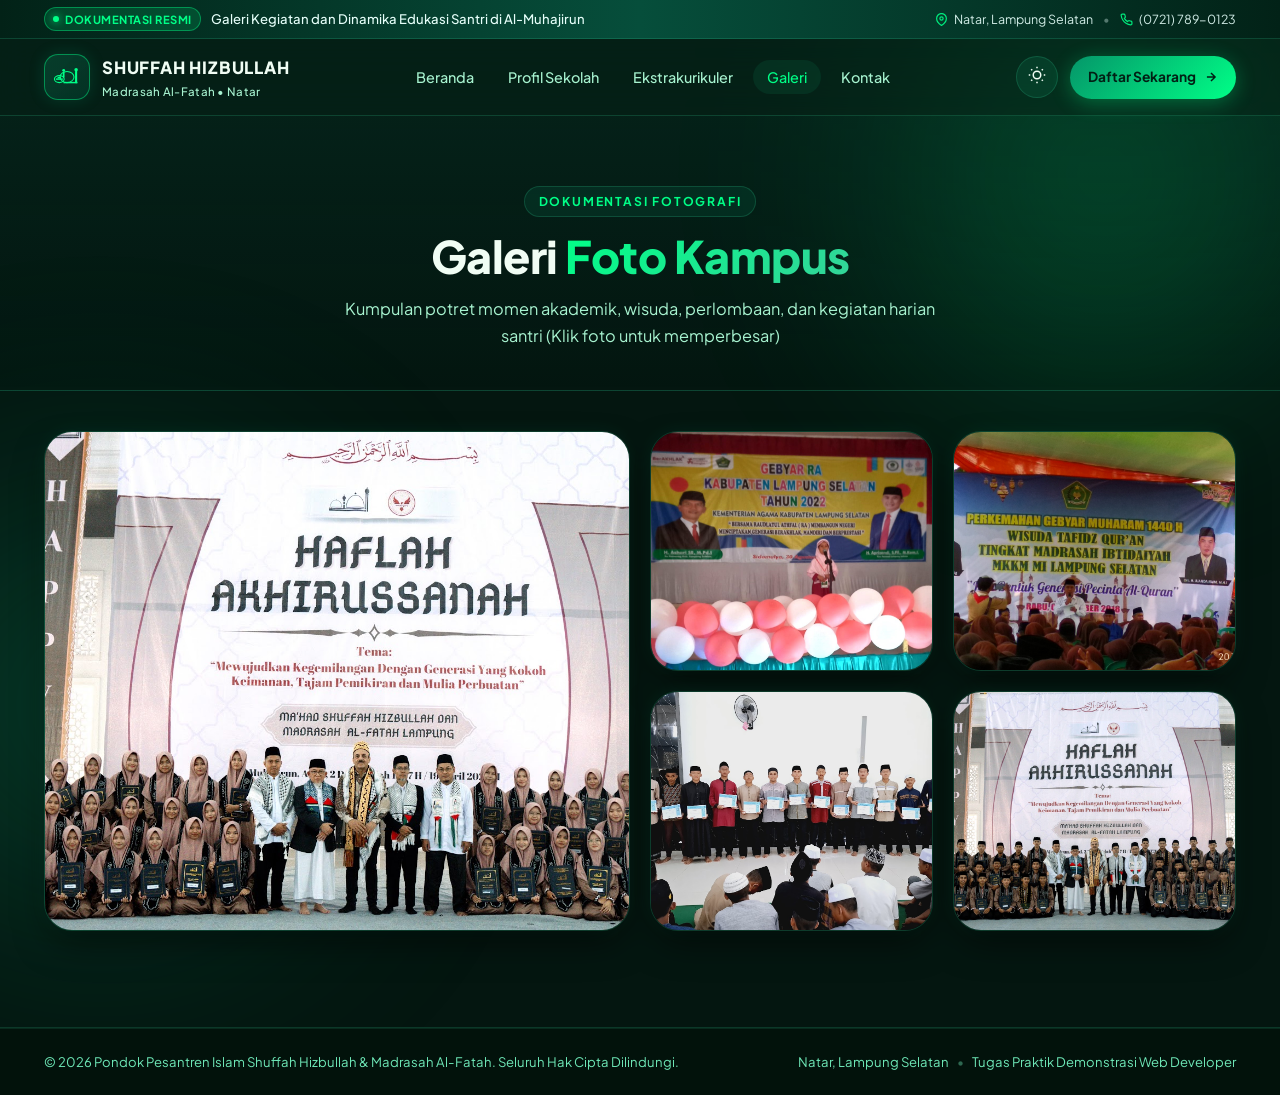
<file: galeri.html>
<!DOCTYPE html>
<html lang="id">
<head>
    <meta charset="UTF-8">
    <meta name="viewport" content="width=device-width, initial-scale=1.0">
    <title>Galeri Dokumentasi | Pondok Pesantren Islam Shuffah Hizbullah &amp; Madrasah Al-Fatah</title>
    <meta name="description" content="Galeri dokumentasi resmi kegiatan, haflah wisuda, prestasi, dan kehidupan santri di Pondok Pesantren Islam Shuffah Hizbullah dan Madrasah Al-Fatah Natar, Lampung Selatan.">
    
    <link rel="preconnect" href="https://fonts.googleapis.com">
    <link rel="preconnect" href="https://fonts.gstatic.com" crossorigin>
    <link href="https://fonts.googleapis.com/css2?family=Amiri:ital,wght@0,400;0,700;1,400&family=Plus+Jakarta+Sans:wght@300;400;500;600;700;800&display=swap" rel="stylesheet">
    
    <link rel="stylesheet" href="style.css">
</head>
<body class="gelap">
    <div class="ambient-glow glow-1"></div>
    <div class="ambient-glow glow-2"></div>

    <!-- Top Announcement Bar -->
    <div class="top-announcement">
        <div class="container top-inner">
            <div class="announcement-left">
                <span class="badge-live"><span class="pulse-dot"></span> DOKUMENTASI RESMI</span>
                <p>Galeri Kegiatan dan Dinamika Edukasi Santri di Al-Muhajirun</p>
            </div>
            <div class="top-contact-info">
                <span class="top-info-item">
                    <svg class="top-svg" width="13" height="13" viewBox="0 0 24 24" fill="none" stroke="currentColor" stroke-width="2.2"><path d="M21 10c0 7-9 13-9 13s-9-6-9-13a9 9 0 0 1 18 0z"></path><circle cx="12" cy="10" r="3"></circle></svg>
                    Natar, Lampung Selatan
                </span>
                <span class="sep">•</span>
                <span class="top-info-item">
                    <svg class="top-svg" width="13" height="13" viewBox="0 0 24 24" fill="none" stroke="currentColor" stroke-width="2.2"><path d="M22 16.92v3a2 2 0 0 1-2.18 2 19.79 19.79 0 0 1-8.63-3.07 19.5 19.5 0 0 1-6-6 19.79 19.79 0 0 1-3.07-8.67A2 2 0 0 1 4.11 2h3a2 2 0 0 1 2 1.72 12.84 12.84 0 0 0 .7 2.81 2 2 0 0 1-.45 2.11L8.09 9.91a16 16 0 0 0 6 6l1.27-1.27a2 2 0 0 1 2.11-.45 12.84 12.84 0 0 0 2.81.7A2 2 0 0 1 22 16.92z"></path></svg>
                    (0721) 789-0123
                </span>
            </div>
        </div>
    </div>

    <!-- Glassmorphic Navbar -->
    <header id="site-header">
        <nav id="navbar" class="glass-navbar">
            <div class="nav-container">
                <a href="index.html" class="brand-logo" aria-label="Beranda Shuffah Hizbullah">
                    <div class="logo-emblem">
                        <svg class="logo-svg" viewBox="0 0 80 60" xmlns="http://www.w3.org/2000/svg" fill="currentColor">
                            <ellipse cx="18" cy="36" rx="14" ry="10" fill="none" stroke="currentColor" stroke-width="3"/>
                            <ellipse cx="40" cy="30" rx="20" ry="16" fill="none" stroke="currentColor" stroke-width="3"/>
                            <rect x="28" y="14" width="5" height="18" rx="2" fill="currentColor"/>
                            <circle cx="30.5" cy="11" r="4" fill="currentColor"/>
                            <rect x="13" y="30" width="10" height="4" fill="currentColor"/>
                            <rect x="8" y="34" width="20" height="4" fill="currentColor"/>
                            <rect x="30" y="44" width="40" height="4" fill="currentColor"/>
                            <rect x="63" y="12" width="6" height="36" rx="2" fill="currentColor"/>
                            <circle cx="66" cy="9" r="5" fill="currentColor"/>
                        </svg>
                    </div>
                    <div class="brand-text">
                        <span class="brand-title">SHUFFAH HIZBULLAH</span>
                        <span class="brand-subtitle">Madrasah Al-Fatah • Natar</span>
                    </div>
                </a>

                <!-- Desktop Menu -->
                <ul class="nav-menu" id="nav-menu">
                    <li><a href="index.html" class="nav-item">Beranda</a></li>
                    <li><a href="profil.html" class="nav-item">Profil Sekolah</a></li>
                    <li><a href="ekstrakurikuler.html" class="nav-item">Ekstrakurikuler</a></li>
                    <li><a href="galeri.html" class="nav-item aktif">Galeri</a></li>
                    <li><a href="kontak.html" class="nav-item">Kontak</a></li>
                </ul>

                <!-- Action Controls -->
                <div class="nav-actions">
                    <button id="btn-mode" class="theme-toggle" onclick="gantiMode()" title="Ganti Mode Tampilan" aria-label="Ubah tema tampilan">
                        <span id="ikon-mode" class="theme-icon">
                            <svg width="18" height="18" viewBox="0 0 24 24" fill="none" stroke="currentColor" stroke-width="2"><circle cx="12" cy="12" r="5"></circle><line x1="12" y1="1" x2="12" y2="3"></line><line x1="12" y1="21" x2="12" y2="23"></line><line x1="4.22" y1="4.22" x2="5.64" y2="5.64"></line><line x1="18.36" y1="18.36" x2="19.78" y2="19.78"></line><line x1="1" y1="12" x2="3" y2="12"></line><line x1="21" y1="12" x2="23" y2="12"></line><line x1="4.22" y1="19.78" x2="5.64" y2="18.36"></line><line x1="18.36" y1="5.64" x2="19.78" y2="4.22"></line></svg>
                        </span>
                    </button>
                    <a href="kontak.html" class="btn-cta-nav">
                        <span>Daftar Sekarang</span>
                        <svg width="14" height="14" viewBox="0 0 24 24" fill="none" stroke="currentColor" stroke-width="2.5"><path d="M5 12h14M12 5l7 7-7 7"/></svg>
                    </a>
                    
                    <button class="hamburger" id="hamburger" onclick="toggleMenu()" aria-label="Buka Menu Navigasi">
                        <span></span>
                        <span></span>
                        <span></span>
                    </button>
                </div>
            </div>
        </nav>
    </header>

    <!-- Page Banner -->
    <section class="page-banner-section">
        <div class="container text-center">
            <span class="section-tag">DOKUMENTASI FOTOGRAFI</span>
            <h1 class="page-banner-title">Galeri <span class="highlight-emerald">Foto Kampus</span></h1>
            <p class="section-subtext">Kumpulan potret momen akademik, wisuda, perlombaan, dan kegiatan harian santri (Klik foto untuk memperbesar)</p>
        </div>
    </section>

    <!-- Main Content: Gallery Grid with Lightbox -->
    <main class="section-wrapper" style="padding-top: 40px;">
        <div class="container">
            <div class="gallery-modern-grid">
                <div class="gallery-item item-large" id="gal-1" data-caption="Haflah Tasyakur Kelulusan Santri Pesantren Al-Fatah Lampung Bersama Dubes Palestina">
                    <img src="assets/hero_campus.jpg" alt="Haflah Kelulusan Santri Al-Fatah" class="gallery-img">
                    <div class="gallery-overlay">
                        <div class="gallery-zoom-icon">
                            <svg width="22" height="22" viewBox="0 0 24 24" fill="none" stroke="currentColor" stroke-width="2"><circle cx="11" cy="11" r="8"></circle><line x1="21" y1="21" x2="16.65" y2="16.65"></line><line x1="11" y1="8" x2="11" y2="14"></line><line x1="8" y1="11" x2="14" y2="11"></line></svg>
                        </div>
                        <span class="gallery-caption-text">Haflah Tasyakur Kelulusan Santri</span>
                    </div>
                </div>

                <div class="gallery-item" id="gal-2" data-caption="Santri Cilik RA Al-Fatah dalam Gebyar Prestasi Tahfidz Al-Qur'an">
                    <img src="assets/program_paud.jpg" alt="Santri RA Al-Fatah" class="gallery-img">
                    <div class="gallery-overlay">
                        <div class="gallery-zoom-icon">
                            <svg width="22" height="22" viewBox="0 0 24 24" fill="none" stroke="currentColor" stroke-width="2"><circle cx="11" cy="11" r="8"></circle><line x1="21" y1="21" x2="16.65" y2="16.65"></line><line x1="11" y1="8" x2="11" y2="14"></line><line x1="8" y1="11" x2="14" y2="11"></line></svg>
                        </div>
                        <span class="gallery-caption-text">Gebyar Prestasi Santri RA</span>
                    </div>
                </div>

                <div class="gallery-item" id="gal-3" data-caption="Kemah Bakti Santri Madrasah Ibtidaiyah Al-Fatah di Alam Terbuka">
                    <img src="assets/program_mi.jpg" alt="Kemah Santri MI Al-Fatah" class="gallery-img">
                    <div class="gallery-overlay">
                        <div class="gallery-zoom-icon">
                            <svg width="22" height="22" viewBox="0 0 24 24" fill="none" stroke="currentColor" stroke-width="2"><circle cx="11" cy="11" r="8"></circle><line x1="21" y1="21" x2="16.65" y2="16.65"></line><line x1="11" y1="8" x2="11" y2="14"></line><line x1="8" y1="11" x2="14" y2="11"></line></svg>
                        </div>
                        <span class="gallery-caption-text">Kemah Bakti Santri MI</span>
                    </div>
                </div>

                <div class="gallery-item" id="gal-4" data-caption="Pembagian Rapor dan Apresiasi Santri Berprestasi MTs Al-Fatah">
                    <img src="assets/program_mts.jpg" alt="Santri Berprestasi MTs Al-Fatah" class="gallery-img">
                    <div class="gallery-overlay">
                        <div class="gallery-zoom-icon">
                            <svg width="22" height="22" viewBox="0 0 24 24" fill="none" stroke="currentColor" stroke-width="2"><circle cx="11" cy="11" r="8"></circle><line x1="21" y1="21" x2="16.65" y2="16.65"></line><line x1="11" y1="8" x2="11" y2="14"></line><line x1="8" y1="11" x2="14" y2="11"></line></svg>
                        </div>
                        <span class="gallery-caption-text">Apresiasi Santri Berprestasi MTs</span>
                    </div>
                </div>

                <div class="gallery-item" id="gal-5" data-caption="Prosesi Wisuda Akbar Santri MA Al-Fatah dan Wisudawan 30 Juz Al-Qur'an">
                    <img src="assets/program_ma.jpg" alt="Wisuda Santri MA Al-Fatah" class="gallery-img">
                    <div class="gallery-overlay">
                        <div class="gallery-zoom-icon">
                            <svg width="22" height="22" viewBox="0 0 24 24" fill="none" stroke="currentColor" stroke-width="2"><circle cx="11" cy="11" r="8"></circle><line x1="21" y1="21" x2="16.65" y2="16.65"></line><line x1="11" y1="8" x2="11" y2="14"></line><line x1="8" y1="11" x2="14" y2="11"></line></svg>
                        </div>
                        <span class="gallery-caption-text">Wisuda Santri &amp; Hafidz Qur'an</span>
                    </div>
                </div>
            </div>
        </div>
    </main>

    <!-- Footer -->
    <footer id="footer" class="site-footer">
        <div class="footer-bottom-bar">
            <div class="container bottom-bar-inner">
                <p>&copy; 2026 Pondok Pesantren Islam Shuffah Hizbullah &amp; Madrasah Al-Fatah. Seluruh Hak Cipta Dilindungi.</p>
                <div class="footer-legal-links">
                    <span>Natar, Lampung Selatan</span>
                    <span class="sep">•</span>
                    <span>Tugas Praktik Demonstrasi Web Developer</span>
                </div>
            </div>
        </div>
    </footer>

    <script src="script.js"></script>
</body>
</html>
</file>
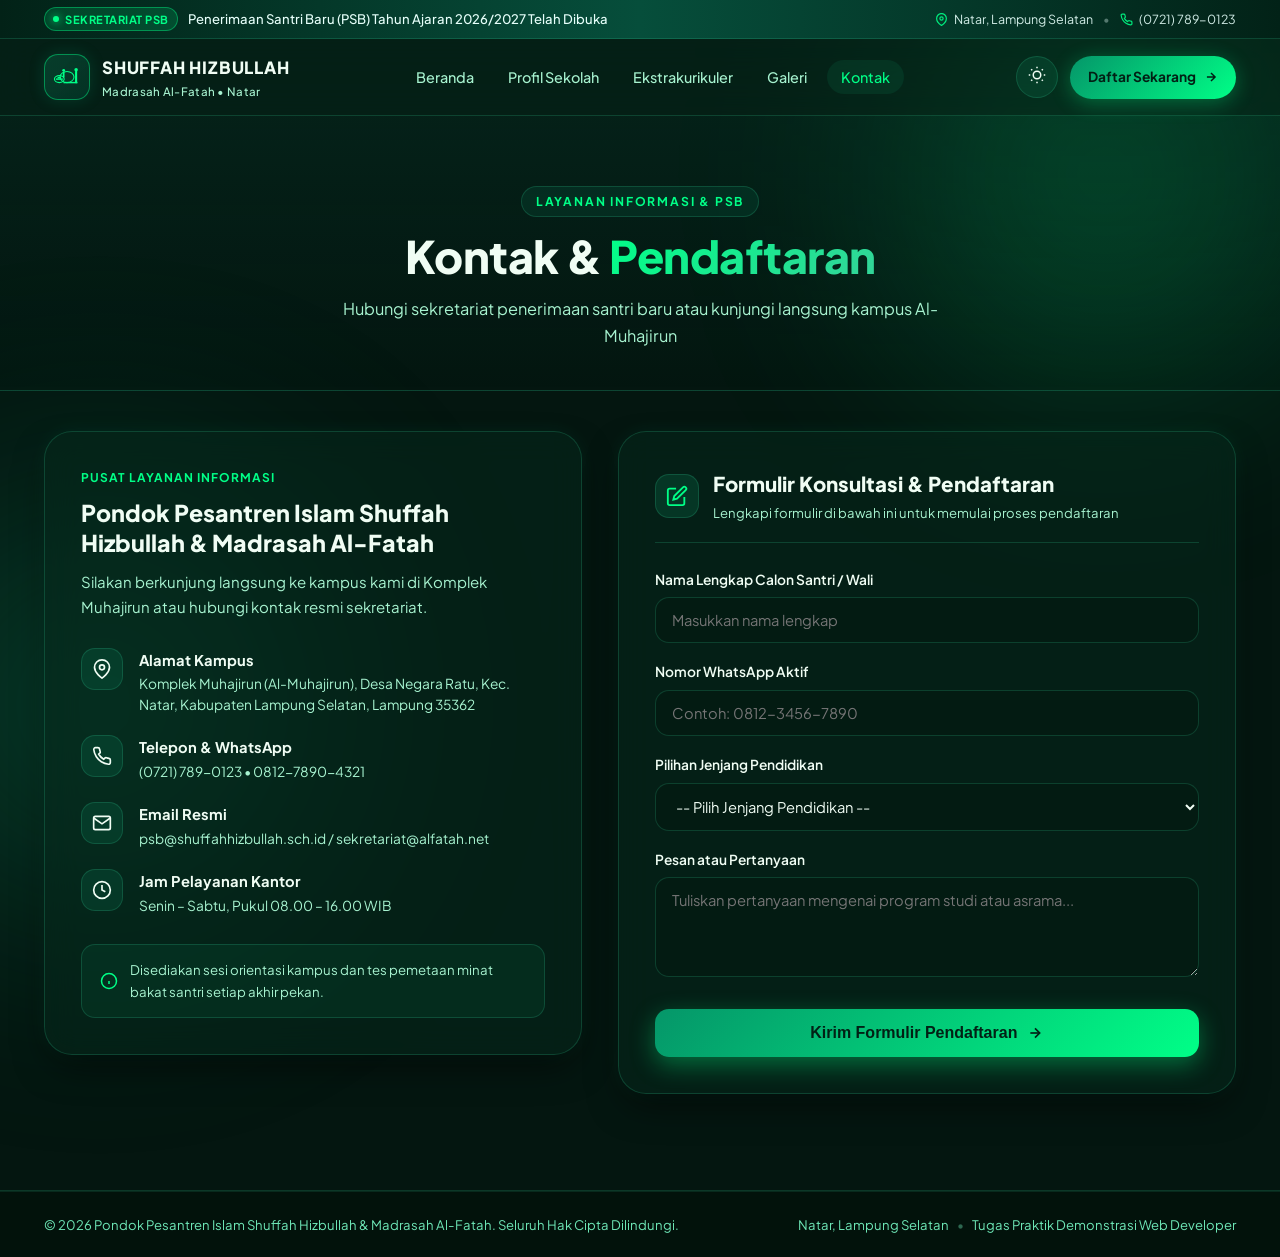
<file: kontak.html>
<!DOCTYPE html>
<html lang="id">
<head>
    <meta charset="UTF-8">
    <meta name="viewport" content="width=device-width, initial-scale=1.0">
    <title>Kontak &amp; Pendaftaran | Pondok Pesantren Islam Shuffah Hizbullah &amp; Madrasah Al-Fatah</title>
    <meta name="description" content="Informasi kontak resmi dan formulir pendaftaran santri baru Pondok Pesantren Islam Shuffah Hizbullah dan Madrasah Al-Fatah Natar, Lampung Selatan.">
    
    <link rel="preconnect" href="https://fonts.googleapis.com">
    <link rel="preconnect" href="https://fonts.gstatic.com" crossorigin>
    <link href="https://fonts.googleapis.com/css2?family=Amiri:ital,wght@0,400;0,700;1,400&family=Plus+Jakarta+Sans:wght@300;400;500;600;700;800&display=swap" rel="stylesheet">
    
    <link rel="stylesheet" href="style.css">
</head>
<body class="gelap">
    <div class="ambient-glow glow-1"></div>
    <div class="ambient-glow glow-2"></div>

    <!-- Top Announcement Bar -->
    <div class="top-announcement">
        <div class="container top-inner">
            <div class="announcement-left">
                <span class="badge-live"><span class="pulse-dot"></span> SEKRETARIAT PSB</span>
                <p>Penerimaan Santri Baru (PSB) Tahun Ajaran 2026/2027 Telah Dibuka</p>
            </div>
            <div class="top-contact-info">
                <span class="top-info-item">
                    <svg class="top-svg" width="13" height="13" viewBox="0 0 24 24" fill="none" stroke="currentColor" stroke-width="2.2"><path d="M21 10c0 7-9 13-9 13s-9-6-9-13a9 9 0 0 1 18 0z"></path><circle cx="12" cy="10" r="3"></circle></svg>
                    Natar, Lampung Selatan
                </span>
                <span class="sep">•</span>
                <span class="top-info-item">
                    <svg class="top-svg" width="13" height="13" viewBox="0 0 24 24" fill="none" stroke="currentColor" stroke-width="2.2"><path d="M22 16.92v3a2 2 0 0 1-2.18 2 19.79 19.79 0 0 1-8.63-3.07 19.5 19.5 0 0 1-6-6 19.79 19.79 0 0 1-3.07-8.67A2 2 0 0 1 4.11 2h3a2 2 0 0 1 2 1.72 12.84 12.84 0 0 0 .7 2.81 2 2 0 0 1-.45 2.11L8.09 9.91a16 16 0 0 0 6 6l1.27-1.27a2 2 0 0 1 2.11-.45 12.84 12.84 0 0 0 2.81.7A2 2 0 0 1 22 16.92z"></path></svg>
                    (0721) 789-0123
                </span>
            </div>
        </div>
    </div>

    <!-- Glassmorphic Navbar -->
    <header id="site-header">
        <nav id="navbar" class="glass-navbar">
            <div class="nav-container">
                <a href="index.html" class="brand-logo" aria-label="Beranda Shuffah Hizbullah">
                    <div class="logo-emblem">
                        <svg class="logo-svg" viewBox="0 0 80 60" xmlns="http://www.w3.org/2000/svg" fill="currentColor">
                            <ellipse cx="18" cy="36" rx="14" ry="10" fill="none" stroke="currentColor" stroke-width="3"/>
                            <ellipse cx="40" cy="30" rx="20" ry="16" fill="none" stroke="currentColor" stroke-width="3"/>
                            <rect x="28" y="14" width="5" height="18" rx="2" fill="currentColor"/>
                            <circle cx="30.5" cy="11" r="4" fill="currentColor"/>
                            <rect x="13" y="30" width="10" height="4" fill="currentColor"/>
                            <rect x="8" y="34" width="20" height="4" fill="currentColor"/>
                            <rect x="30" y="44" width="40" height="4" fill="currentColor"/>
                            <rect x="63" y="12" width="6" height="36" rx="2" fill="currentColor"/>
                            <circle cx="66" cy="9" r="5" fill="currentColor"/>
                        </svg>
                    </div>
                    <div class="brand-text">
                        <span class="brand-title">SHUFFAH HIZBULLAH</span>
                        <span class="brand-subtitle">Madrasah Al-Fatah • Natar</span>
                    </div>
                </a>

                <!-- Desktop Menu -->
                <ul class="nav-menu" id="nav-menu">
                    <li><a href="index.html" class="nav-item">Beranda</a></li>
                    <li><a href="profil.html" class="nav-item">Profil Sekolah</a></li>
                    <li><a href="ekstrakurikuler.html" class="nav-item">Ekstrakurikuler</a></li>
                    <li><a href="galeri.html" class="nav-item">Galeri</a></li>
                    <li><a href="kontak.html" class="nav-item aktif">Kontak</a></li>
                </ul>

                <!-- Action Controls -->
                <div class="nav-actions">
                    <button id="btn-mode" class="theme-toggle" onclick="gantiMode()" title="Ganti Mode Tampilan" aria-label="Ubah tema tampilan">
                        <span id="ikon-mode" class="theme-icon">
                            <svg width="18" height="18" viewBox="0 0 24 24" fill="none" stroke="currentColor" stroke-width="2"><circle cx="12" cy="12" r="5"></circle><line x1="12" y1="1" x2="12" y2="3"></line><line x1="12" y1="21" x2="12" y2="23"></line><line x1="4.22" y1="4.22" x2="5.64" y2="5.64"></line><line x1="18.36" y1="18.36" x2="19.78" y2="19.78"></line><line x1="1" y1="12" x2="3" y2="12"></line><line x1="21" y1="12" x2="23" y2="12"></line><line x1="4.22" y1="19.78" x2="5.64" y2="18.36"></line><line x1="18.36" y1="5.64" x2="19.78" y2="4.22"></line></svg>
                        </span>
                    </button>
                    <a href="kontak.html" class="btn-cta-nav">
                        <span>Daftar Sekarang</span>
                        <svg width="14" height="14" viewBox="0 0 24 24" fill="none" stroke="currentColor" stroke-width="2.5"><path d="M5 12h14M12 5l7 7-7 7"/></svg>
                    </a>
                    
                    <button class="hamburger" id="hamburger" onclick="toggleMenu()" aria-label="Buka Menu Navigasi">
                        <span></span>
                        <span></span>
                        <span></span>
                    </button>
                </div>
            </div>
        </nav>
    </header>

    <!-- Page Banner -->
    <section class="page-banner-section">
        <div class="container text-center">
            <span class="section-tag">LAYANAN INFORMASI &amp; PSB</span>
            <h1 class="page-banner-title">Kontak &amp; <span class="highlight-emerald">Pendaftaran</span></h1>
            <p class="section-subtext">Hubungi sekretariat penerimaan santri baru atau kunjungi langsung kampus Al-Muhajirun</p>
        </div>
    </section>

    <!-- Main Content: Contact & Form Grid -->
    <main class="section-wrapper" style="padding-top: 40px;">
        <div class="container">
            <div class="contact-registration-grid">
                <!-- Contact Info Card -->
                <div class="contact-info-panel glass-card">
                    <div class="contact-card-badge">Pusat Layanan Informasi</div>
                    <h3>Pondok Pesantren Islam Shuffah Hizbullah &amp; Madrasah Al-Fatah</h3>
                    <p>Silakan berkunjung langsung ke kampus kami di Komplek Muhajirun atau hubungi kontak resmi sekretariat.</p>

                    <div class="contact-detail-items">
                        <div class="contact-detail-item" id="kontak-alamat">
                            <div class="detail-icon">
                                <svg width="20" height="20" viewBox="0 0 24 24" fill="none" stroke="currentColor" stroke-width="2"><path d="M21 10c0 7-9 13-9 13s-9-6-9-13a9 9 0 0 1 18 0z"></path><circle cx="12" cy="10" r="3"></circle></svg>
                            </div>
                            <div class="detail-text">
                                <strong>Alamat Kampus</strong>
                                <p>Komplek Muhajirun (Al-Muhajirun), Desa Negara Ratu, Kec. Natar, Kabupaten Lampung Selatan, Lampung 35362</p>
                            </div>
                        </div>

                        <div class="contact-detail-item" id="kontak-telp">
                            <div class="detail-icon">
                                <svg width="20" height="20" viewBox="0 0 24 24" fill="none" stroke="currentColor" stroke-width="2"><path d="M22 16.92v3a2 2 0 0 1-2.18 2 19.79 19.79 0 0 1-8.63-3.07 19.5 19.5 0 0 1-6-6 19.79 19.79 0 0 1-3.07-8.67A2 2 0 0 1 4.11 2h3a2 2 0 0 1 2 1.72 12.84 12.84 0 0 0 .7 2.81 2 2 0 0 1-.45 2.11L8.09 9.91a16 16 0 0 0 6 6l1.27-1.27a2 2 0 0 1 2.11-.45 12.84 12.84 0 0 0 2.81.7A2 2 0 0 1 22 16.92z"></path></svg>
                            </div>
                            <div class="detail-text">
                                <strong>Telepon &amp; WhatsApp</strong>
                                <p>(0721) 789-0123 • 0812-7890-4321</p>
                            </div>
                        </div>

                        <div class="contact-detail-item" id="kontak-email">
                            <div class="detail-icon">
                                <svg width="20" height="20" viewBox="0 0 24 24" fill="none" stroke="currentColor" stroke-width="2"><path d="M4 4h16c1.1 0 2 .9 2 2v12c0 1.1-.9 2-2 2H4c-1.1 0-2-.9-2-2V6c0-1.1.9-2 2-2z"></path><polyline points="22,6 12,13 2,6"></polyline></svg>
                            </div>
                            <div class="detail-text">
                                <strong>Email Resmi</strong>
                                <p>psb@shuffahhizbullah.sch.id / sekretariat@alfatah.net</p>
                            </div>
                        </div>

                        <div class="contact-detail-item" id="kontak-jam">
                            <div class="detail-icon">
                                <svg width="20" height="20" viewBox="0 0 24 24" fill="none" stroke="currentColor" stroke-width="2"><circle cx="12" cy="12" r="10"></circle><polyline points="12 6 12 12 16 14"></polyline></svg>
                            </div>
                            <div class="detail-text">
                                <strong>Jam Pelayanan Kantor</strong>
                                <p>Senin – Sabtu, Pukul 08.00 – 16.00 WIB</p>
                            </div>
                        </div>
                    </div>

                    <div class="contact-notice-box">
                        <div class="notice-icon-box">
                            <svg width="18" height="18" viewBox="0 0 24 24" fill="none" stroke="currentColor" stroke-width="2"><circle cx="12" cy="12" r="10"></circle><line x1="12" y1="16" x2="12" y2="12"></line><line x1="12" y1="8" x2="12.01" y2="8"></line></svg>
                        </div>
                        <span>Disediakan sesi orientasi kampus dan tes pemetaan minat bakat santri setiap akhir pekan.</span>
                    </div>
                </div>

                <!-- Registration / Contact Form Card -->
                <div class="registration-form-panel glass-card">
                    <div class="form-header-title">
                        <div class="form-icon-wrap">
                            <svg width="22" height="22" viewBox="0 0 24 24" fill="none" stroke="currentColor" stroke-width="2"><path d="M11 4H4a2 2 0 0 0-2 2v14a2 2 0 0 0 2 2h14a2 2 0 0 0 2-2v-7"></path><path d="M18.5 2.5a2.121 2.121 0 0 1 3 3L12 15l-4 1 1-4 9.5-9.5z"></path></svg>
                        </div>
                        <div>
                            <h3>Formulir Konsultasi &amp; Pendaftaran</h3>
                            <p>Lengkapi formulir di bawah ini untuk memulai proses pendaftaran</p>
                        </div>
                    </div>

                    <form id="form-kontak" onsubmit="kirimPesan(event)" class="futuristic-form">
                        <div class="form-group-field">
                            <label for="nama">Nama Lengkap Calon Santri / Wali</label>
                            <div class="input-glow-wrapper">
                                <input type="text" id="nama" name="nama" placeholder="Masukkan nama lengkap" required>
                            </div>
                        </div>

                        <div class="form-group-field">
                            <label for="hp">Nomor WhatsApp Aktif</label>
                            <div class="input-glow-wrapper">
                                <input type="tel" id="hp" name="hp" placeholder="Contoh: 0812-3456-7890" required>
                            </div>
                        </div>

                        <div class="form-group-field">
                            <label for="jenjang">Pilihan Jenjang Pendidikan</label>
                            <div class="input-glow-wrapper">
                                <select id="jenjang" name="jenjang" required>
                                    <option value="">-- Pilih Jenjang Pendidikan --</option>
                                    <option value="paud">PAUD &amp; Raudhotul Athfal (RA) - Usia Dini</option>
                                    <option value="mi">Madrasah Ibtidaiyah (MI) - Setingkat SD (Akreditasi B)</option>
                                    <option value="mts">Madrasah Tsanawiyah (MTs) - Setingkat SMP (Akreditasi B)</option>
                                    <option value="ma-ipa">Madrasah Aliyah (MA) - Program IPA</option>
                                    <option value="ma-ips">Madrasah Aliyah (MA) - Program IPS</option>
                                </select>
                            </div>
                        </div>

                        <div class="form-group-field">
                            <label for="pesan">Pesan atau Pertanyaan</label>
                            <div class="input-glow-wrapper">
                                <textarea id="pesan" name="pesan" rows="4" placeholder="Tuliskan pertanyaan mengenai program studi atau asrama..."></textarea>
                            </div>
                        </div>

                        <button type="submit" class="btn-submit-futuristic" id="submit-btn">
                            <span>Kirim Formulir Pendaftaran</span>
                            <svg width="16" height="16" viewBox="0 0 24 24" fill="none" stroke="currentColor" stroke-width="2.5"><line x1="5" y1="12" x2="19" y2="12"></line><polyline points="12 5 19 12 12 19"></polyline></svg>
                        </button>

                        <div id="pesan-sukses" class="success-message-box" style="display:none">
                            <div class="success-icon-badge">
                                <svg width="24" height="24" viewBox="0 0 24 24" fill="none" stroke="currentColor" stroke-width="2.5"><path d="M22 11.08V12a10 10 0 1 1-5.93-9.14"></path><polyline points="22 4 12 14.01 9 11.01"></polyline></svg>
                            </div>
                            <div class="success-text">
                                <strong>Pesan Berhasil Terkirim</strong>
                                <p>Terima kasih atas minat Anda. Tim sekretariat Shuffah Hizbullah akan segera menghubungi nomor kontak Anda.</p>
                            </div>
                        </div>
                    </form>
                </div>
            </div>
        </div>
    </main>

    <!-- Footer -->
    <footer id="footer" class="site-footer">
        <div class="footer-bottom-bar">
            <div class="container bottom-bar-inner">
                <p>&copy; 2026 Pondok Pesantren Islam Shuffah Hizbullah &amp; Madrasah Al-Fatah. Seluruh Hak Cipta Dilindungi.</p>
                <div class="footer-legal-links">
                    <span>Natar, Lampung Selatan</span>
                    <span class="sep">•</span>
                    <span>Tugas Praktik Demonstrasi Web Developer</span>
                </div>
            </div>
        </div>
    </footer>

    <script src="script.js"></script>
</body>
</html>
</file>
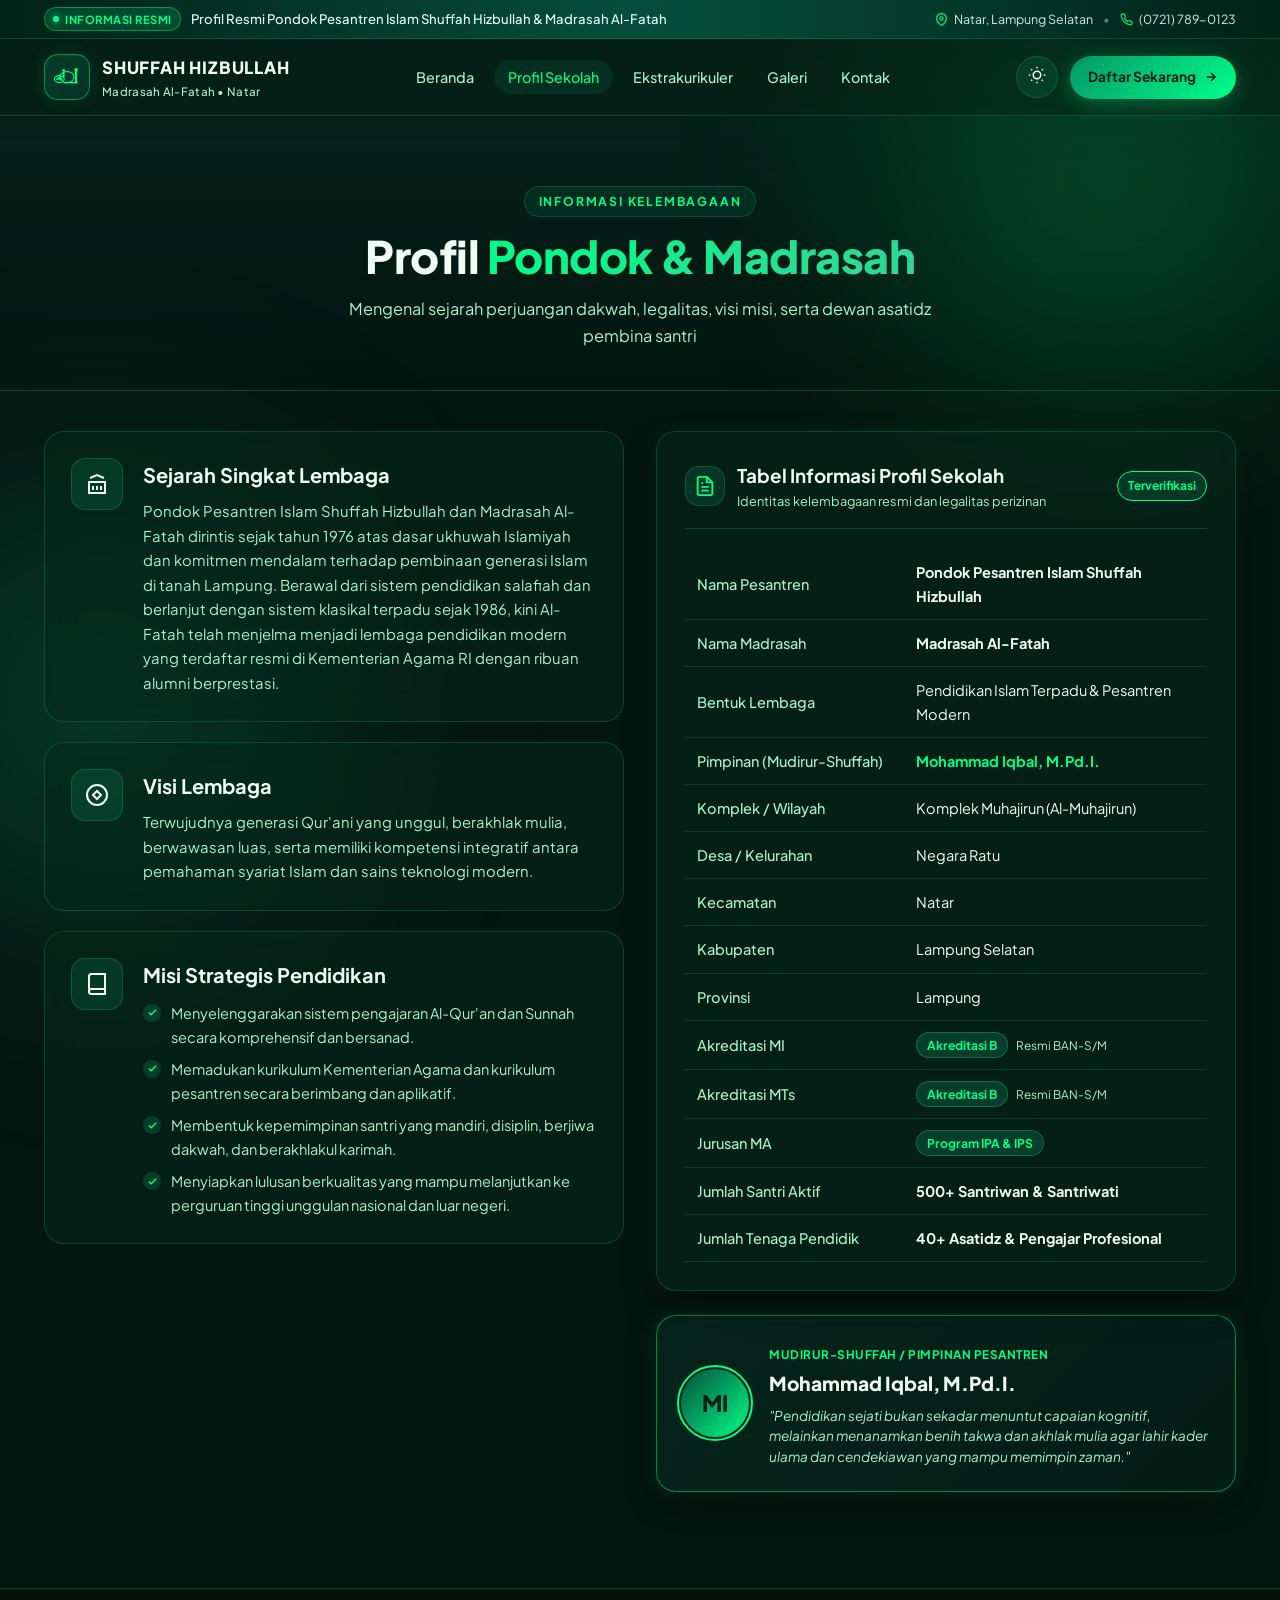
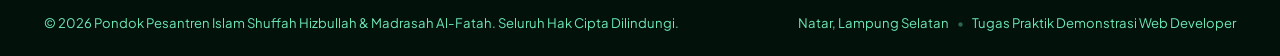
<file: profil.html>
<!DOCTYPE html>
<html lang="id">
<head>
    <meta charset="UTF-8">
    <meta name="viewport" content="width=device-width, initial-scale=1.0">
    <title>Profil Sekolah | Pondok Pesantren Islam Shuffah Hizbullah &amp; Madrasah Al-Fatah</title>
    <meta name="description" content="Profil lengkap, visi misi, sejarah, dan tabel identitas resmi Pondok Pesantren Islam Shuffah Hizbullah dan Madrasah Al-Fatah Natar, Lampung Selatan.">
    
    <link rel="preconnect" href="https://fonts.googleapis.com">
    <link rel="preconnect" href="https://fonts.gstatic.com" crossorigin>
    <link href="https://fonts.googleapis.com/css2?family=Amiri:ital,wght@0,400;0,700;1,400&family=Plus+Jakarta+Sans:wght@300;400;500;600;700;800&display=swap" rel="stylesheet">
    
    <link rel="stylesheet" href="style.css">
</head>
<body class="gelap">
    <div class="ambient-glow glow-1"></div>
    <div class="ambient-glow glow-2"></div>

    <!-- Top Announcement Bar -->
    <div class="top-announcement">
        <div class="container top-inner">
            <div class="announcement-left">
                <span class="badge-live"><span class="pulse-dot"></span> INFORMASI RESMI</span>
                <p>Profil Resmi Pondok Pesantren Islam Shuffah Hizbullah &amp; Madrasah Al-Fatah</p>
            </div>
            <div class="top-contact-info">
                <span class="top-info-item">
                    <svg class="top-svg" width="13" height="13" viewBox="0 0 24 24" fill="none" stroke="currentColor" stroke-width="2.2"><path d="M21 10c0 7-9 13-9 13s-9-6-9-13a9 9 0 0 1 18 0z"></path><circle cx="12" cy="10" r="3"></circle></svg>
                    Natar, Lampung Selatan
                </span>
                <span class="sep">•</span>
                <span class="top-info-item">
                    <svg class="top-svg" width="13" height="13" viewBox="0 0 24 24" fill="none" stroke="currentColor" stroke-width="2.2"><path d="M22 16.92v3a2 2 0 0 1-2.18 2 19.79 19.79 0 0 1-8.63-3.07 19.5 19.5 0 0 1-6-6 19.79 19.79 0 0 1-3.07-8.67A2 2 0 0 1 4.11 2h3a2 2 0 0 1 2 1.72 12.84 12.84 0 0 0 .7 2.81 2 2 0 0 1-.45 2.11L8.09 9.91a16 16 0 0 0 6 6l1.27-1.27a2 2 0 0 1 2.11-.45 12.84 12.84 0 0 0 2.81.7A2 2 0 0 1 22 16.92z"></path></svg>
                    (0721) 789-0123
                </span>
            </div>
        </div>
    </div>

    <!-- Glassmorphic Navbar -->
    <header id="site-header">
        <nav id="navbar" class="glass-navbar">
            <div class="nav-container">
                <a href="index.html" class="brand-logo" aria-label="Beranda Shuffah Hizbullah">
                    <div class="logo-emblem">
                        <svg class="logo-svg" viewBox="0 0 80 60" xmlns="http://www.w3.org/2000/svg" fill="currentColor">
                            <ellipse cx="18" cy="36" rx="14" ry="10" fill="none" stroke="currentColor" stroke-width="3"/>
                            <ellipse cx="40" cy="30" rx="20" ry="16" fill="none" stroke="currentColor" stroke-width="3"/>
                            <rect x="28" y="14" width="5" height="18" rx="2" fill="currentColor"/>
                            <circle cx="30.5" cy="11" r="4" fill="currentColor"/>
                            <rect x="13" y="30" width="10" height="4" fill="currentColor"/>
                            <rect x="8" y="34" width="20" height="4" fill="currentColor"/>
                            <rect x="30" y="44" width="40" height="4" fill="currentColor"/>
                            <rect x="63" y="12" width="6" height="36" rx="2" fill="currentColor"/>
                            <circle cx="66" cy="9" r="5" fill="currentColor"/>
                        </svg>
                    </div>
                    <div class="brand-text">
                        <span class="brand-title">SHUFFAH HIZBULLAH</span>
                        <span class="brand-subtitle">Madrasah Al-Fatah • Natar</span>
                    </div>
                </a>

                <!-- Desktop Menu -->
                <ul class="nav-menu" id="nav-menu">
                    <li><a href="index.html" class="nav-item">Beranda</a></li>
                    <li><a href="profil.html" class="nav-item aktif">Profil Sekolah</a></li>
                    <li><a href="ekstrakurikuler.html" class="nav-item">Ekstrakurikuler</a></li>
                    <li><a href="galeri.html" class="nav-item">Galeri</a></li>
                    <li><a href="kontak.html" class="nav-item">Kontak</a></li>
                </ul>

                <!-- Action Controls -->
                <div class="nav-actions">
                    <button id="btn-mode" class="theme-toggle" onclick="gantiMode()" title="Ganti Mode Tampilan" aria-label="Ubah tema tampilan">
                        <span id="ikon-mode" class="theme-icon">
                            <svg width="18" height="18" viewBox="0 0 24 24" fill="none" stroke="currentColor" stroke-width="2"><circle cx="12" cy="12" r="5"></circle><line x1="12" y1="1" x2="12" y2="3"></line><line x1="12" y1="21" x2="12" y2="23"></line><line x1="4.22" y1="4.22" x2="5.64" y2="5.64"></line><line x1="18.36" y1="18.36" x2="19.78" y2="19.78"></line><line x1="1" y1="12" x2="3" y2="12"></line><line x1="21" y1="12" x2="23" y2="12"></line><line x1="4.22" y1="19.78" x2="5.64" y2="18.36"></line><line x1="18.36" y1="5.64" x2="19.78" y2="4.22"></line></svg>
                        </span>
                    </button>
                    <a href="kontak.html" class="btn-cta-nav">
                        <span>Daftar Sekarang</span>
                        <svg width="14" height="14" viewBox="0 0 24 24" fill="none" stroke="currentColor" stroke-width="2.5"><path d="M5 12h14M12 5l7 7-7 7"/></svg>
                    </a>
                    
                    <button class="hamburger" id="hamburger" onclick="toggleMenu()" aria-label="Buka Menu Navigasi">
                        <span></span>
                        <span></span>
                        <span></span>
                    </button>
                </div>
            </div>
        </nav>
    </header>

    <!-- Page Banner -->
    <section class="page-banner-section">
        <div class="container text-center">
            <span class="section-tag">INFORMASI KELEMBAGAAN</span>
            <h1 class="page-banner-title">Profil <span class="highlight-emerald">Pondok &amp; Madrasah</span></h1>
            <p class="section-subtext">Mengenal sejarah perjuangan dakwah, legalitas, visi misi, serta dewan asatidz pembina santri</p>
        </div>
    </section>

    <!-- Main Content: Profil & Required Table -->
    <main class="section-wrapper" style="padding-top: 40px;">
        <div class="container">
            <div class="profil-layout-grid">
                <!-- Left: History, Vision, Mission in Glass Cards -->
                <div class="profil-cards-column">
                    <div class="glass-feature-card">
                        <div class="feature-icon-badge">
                            <svg width="24" height="24" viewBox="0 0 24 24" fill="none" stroke="currentColor" stroke-width="2"><path d="M3 21h18M3 10h18M5 6l7-3 7 3M4 10v11M20 10v11M8 14v4M12 14v4M16 14v4"></path></svg>
                        </div>
                        <div class="feature-card-content">
                            <h3>Sejarah Singkat Lembaga</h3>
                            <p>
                                Pondok Pesantren Islam Shuffah Hizbullah dan Madrasah Al-Fatah dirintis sejak tahun 1976 atas dasar ukhuwah Islamiyah dan komitmen mendalam terhadap pembinaan generasi Islam di tanah Lampung. Berawal dari sistem pendidikan salafiah dan berlanjut dengan sistem klasikal terpadu sejak 1986, kini Al-Fatah telah menjelma menjadi lembaga pendidikan modern yang terdaftar resmi di Kementerian Agama RI dengan ribuan alumni berprestasi.
                            </p>
                        </div>
                    </div>

                    <div class="glass-feature-card">
                        <div class="feature-icon-badge">
                            <svg width="24" height="24" viewBox="0 0 24 24" fill="none" stroke="currentColor" stroke-width="2"><circle cx="12" cy="12" r="10"></circle><polygon points="12 8 8 12 12 16 16 12 12 8"></polygon></svg>
                        </div>
                        <div class="feature-card-content">
                            <h3>Visi Lembaga</h3>
                            <p>
                                Terwujudnya generasi Qur'ani yang unggul, berakhlak mulia, berwawasan luas, serta memiliki kompetensi integratif antara pemahaman syariat Islam dan sains teknologi modern.
                            </p>
                        </div>
                    </div>

                    <div class="glass-feature-card">
                        <div class="feature-icon-badge">
                            <svg width="24" height="24" viewBox="0 0 24 24" fill="none" stroke="currentColor" stroke-width="2"><path d="M4 19.5A2.5 2.5 0 0 1 6.5 17H20"></path><path d="M6.5 2H20v20H6.5A2.5 2.5 0 0 1 4 19.5v-15A2.5 2.5 0 0 1 6.5 2z"></path></svg>
                        </div>
                        <div class="feature-card-content">
                            <h3>Misi Strategis Pendidikan</h3>
                            <ul class="custom-check-list">
                                <li>
                                    <span class="check-icon">
                                        <svg width="11" height="11" viewBox="0 0 24 24" fill="none" stroke="currentColor" stroke-width="3"><polyline points="20 6 9 17 4 12"></polyline></svg>
                                    </span>
                                    <span>Menyelenggarakan sistem pengajaran Al-Qur'an dan Sunnah secara komprehensif dan bersanad.</span>
                                </li>
                                <li>
                                    <span class="check-icon">
                                        <svg width="11" height="11" viewBox="0 0 24 24" fill="none" stroke="currentColor" stroke-width="3"><polyline points="20 6 9 17 4 12"></polyline></svg>
                                    </span>
                                    <span>Memadukan kurikulum Kementerian Agama dan kurikulum pesantren secara berimbang dan aplikatif.</span>
                                </li>
                                <li>
                                    <span class="check-icon">
                                        <svg width="11" height="11" viewBox="0 0 24 24" fill="none" stroke="currentColor" stroke-width="3"><polyline points="20 6 9 17 4 12"></polyline></svg>
                                    </span>
                                    <span>Membentuk kepemimpinan santri yang mandiri, disiplin, berjiwa dakwah, dan berakhlakul karimah.</span>
                                </li>
                                <li>
                                    <span class="check-icon">
                                        <svg width="11" height="11" viewBox="0 0 24 24" fill="none" stroke="currentColor" stroke-width="3"><polyline points="20 6 9 17 4 12"></polyline></svg>
                                    </span>
                                    <span>Menyiapkan lulusan berkualitas yang mampu melanjutkan ke perguruan tinggi unggulan nasional dan luar negeri.</span>
                                </li>
                            </ul>
                        </div>
                    </div>
                </div>

                <!-- Right: Required Official School Profile Table -->
                <div class="profil-table-column">
                    <div class="glass-table-card">
                        <div class="table-card-header">
                            <div class="table-header-title">
                                <div class="table-icon-wrap">
                                    <svg width="22" height="22" viewBox="0 0 24 24" fill="none" stroke="currentColor" stroke-width="2"><path d="M14 2H6a2 2 0 0 0-2 2v16a2 2 0 0 0 2 2h12a2 2 0 0 0 2-2V8z"></path><polyline points="14 2 14 8 20 8"></polyline><line x1="16" y1="13" x2="8" y2="13"></line><line x1="16" y1="17" x2="8" y2="17"></line><polyline points="10 9 9 9 8 9"></polyline></svg>
                                </div>
                                <div>
                                    <h3>Tabel Informasi Profil Sekolah</h3>
                                    <p>Identitas kelembagaan resmi dan legalitas perizinan</p>
                                </div>
                            </div>
                            <span class="badge-verified">Terverifikasi</span>
                        </div>

                        <div class="table-responsive-wrapper">
                            <table class="futuristic-table" id="profil-table">
                                <tbody>
                                    <tr>
                                        <td class="td-label">Nama Pesantren</td>
                                        <td class="td-value"><strong>Pondok Pesantren Islam Shuffah Hizbullah</strong></td>
                                    </tr>
                                    <tr>
                                        <td class="td-label">Nama Madrasah</td>
                                        <td class="td-value"><strong>Madrasah Al-Fatah</strong></td>
                                    </tr>
                                    <tr>
                                        <td class="td-label">Bentuk Lembaga</td>
                                        <td class="td-value">Pendidikan Islam Terpadu &amp; Pesantren Modern</td>
                                    </tr>
                                    <tr>
                                        <td class="td-label">Pimpinan (Mudirur-Shuffah)</td>
                                        <td class="td-value"><strong class="highlight-text">Mohammad Iqbal, M.Pd.I.</strong></td>
                                    </tr>
                                    <tr>
                                        <td class="td-label">Komplek / Wilayah</td>
                                        <td class="td-value">Komplek Muhajirun (Al-Muhajirun)</td>
                                    </tr>
                                    <tr>
                                        <td class="td-label">Desa / Kelurahan</td>
                                        <td class="td-value">Negara Ratu</td>
                                    </tr>
                                    <tr>
                                        <td class="td-label">Kecamatan</td>
                                        <td class="td-value">Natar</td>
                                    </tr>
                                    <tr>
                                        <td class="td-label">Kabupaten</td>
                                        <td class="td-value">Lampung Selatan</td>
                                    </tr>
                                    <tr>
                                        <td class="td-label">Provinsi</td>
                                        <td class="td-value">Lampung</td>
                                    </tr>
                                    <tr>
                                        <td class="td-label">Akreditasi MI</td>
                                        <td class="td-value">
                                            <span class="status-badge badge-green">Akreditasi B</span>
                                            <span class="sub-badge">Resmi BAN-S/M</span>
                                        </td>
                                    </tr>
                                    <tr>
                                        <td class="td-label">Akreditasi MTs</td>
                                        <td class="td-value">
                                            <span class="status-badge badge-green">Akreditasi B</span>
                                            <span class="sub-badge">Resmi BAN-S/M</span>
                                        </td>
                                    </tr>
                                    <tr>
                                        <td class="td-label">Jurusan MA</td>
                                        <td class="td-value">
                                            <span class="status-badge badge-green">Program IPA &amp; IPS</span>
                                        </td>
                                    </tr>
                                    <tr>
                                        <td class="td-label">Jumlah Santri Aktif</td>
                                        <td class="td-value"><strong>500+ Santriwan &amp; Santriwati</strong></td>
                                    </tr>
                                    <tr>
                                        <td class="td-label">Jumlah Tenaga Pendidik</td>
                                        <td class="td-value"><strong>40+ Asatidz &amp; Pengajar Profesional</strong></td>
                                    </tr>
                                </tbody>
                            </table>
                        </div>
                    </div>

                    <!-- Leadership Spotlight Card -->
                    <div class="glass-leadership-card" id="pimpinan-card">
                        <div class="leader-avatar-circle">
                            <span class="leader-monogram">MI</span>
                            <div class="avatar-ring"></div>
                        </div>
                        <div class="leader-details">
                            <span class="leader-role-tag">Mudirur-Shuffah / Pimpinan Pesantren</span>
                            <h4 class="leader-name">Mohammad Iqbal, M.Pd.I.</h4>
                            <p class="leader-quote">
                                "Pendidikan sejati bukan sekadar menuntut capaian kognitif, melainkan menanamkan benih takwa dan akhlak mulia agar lahir kader ulama dan cendekiawan yang mampu memimpin zaman."
                            </p>
                        </div>
                    </div>
                </div>
            </div>
        </div>
    </main>

    <!-- Footer -->
    <footer id="footer" class="site-footer">
        <div class="footer-bottom-bar">
            <div class="container bottom-bar-inner">
                <p>&copy; 2026 Pondok Pesantren Islam Shuffah Hizbullah &amp; Madrasah Al-Fatah. Seluruh Hak Cipta Dilindungi.</p>
                <div class="footer-legal-links">
                    <span>Natar, Lampung Selatan</span>
                    <span class="sep">•</span>
                    <span>Tugas Praktik Demonstrasi Web Developer</span>
                </div>
            </div>
        </div>
    </footer>

    <script src="script.js"></script>
</body>
</html>
</file>
<file: style.css>
/* ==========================================================================
   SHUFFAH HIZBULLAH & MADRASAH AL-FATAH - STYLE SYSTEM
   Theme: Modern Islamic Education • Emerald Green Futuristic Glassmorphism
   Designed for: Universitas-Grade Modern Responsive Landing Page
   ========================================================================== */

/* --------------------------------------------------------------------------
   1. CSS VARIABLES & COLOR PALETTE
   -------------------------------------------------------------------------- */
:root {
    /* Primary Dark Theme (Futuristic Emerald Night) */
    --bg-primary: #041610;
    --bg-secondary: #06241a;
    --bg-subtle: #082d21;
    --bg-elevated: #0b3829;
    
    /* Emerald & Neon Accents */
    --emerald-deep: #064e3b;
    --emerald-mid: #059669;
    --emerald-vibrant: #10b981;
    --neon-green: #00ff87;
    --neon-glow: rgba(0, 255, 135, 0.35);
    --neon-glow-subtle: rgba(16, 185, 129, 0.18);
    
    /* Islamic Royal Gold Accents */
    --gold-accent: #f59e0b;
    --gold-glow: rgba(245, 158, 11, 0.25);
    
    /* Text Colors */
    --text-main: #f0fdf4;
    --text-muted: #a7f3d0;
    --text-dim: #6ee7b7;
    --text-invert: #041610;

    /* Glassmorphism Tokens */
    --glass-bg: rgba(6, 40, 29, 0.55);
    --glass-bg-hover: rgba(11, 56, 41, 0.72);
    --glass-border: rgba(52, 211, 153, 0.2);
    --glass-border-glow: rgba(0, 255, 135, 0.45);
    --glass-shadow: 0 16px 36px -8px rgba(0, 0, 0, 0.6), 0 0 20px -2px rgba(16, 185, 129, 0.12);
    
    /* Table and UI Tokens */
    --table-header: rgba(16, 185, 129, 0.15);
    --table-border: rgba(52, 211, 153, 0.15);
    --table-row-even: rgba(255, 255, 255, 0.02);
    
    /* Common Properties */
    --radius-sm: 8px;
    --radius-md: 14px;
    --radius-lg: 20px;
    --radius-xl: 28px;
    --radius-pill: 9999px;
    --transition-smooth: all 0.35s cubic-bezier(0.16, 1, 0.3, 1);
    --transition-fast: all 0.2s ease;
}

/* --------------------------------------------------------------------------
   2. LIGHT THEME OVERRIDES (Clean Pristine University Aesthetic)
   -------------------------------------------------------------------------- */
body:not(.gelap) {
    --bg-primary: #f5faf7;
    --bg-secondary: #ffffff;
    --bg-subtle: #ebf5f0;
    --bg-elevated: #ffffff;
    
    --text-main: #062c1e;
    --text-muted: #1e5a42;
    --text-dim: #3a755d;
    --text-invert: #ffffff;
    
    --glass-bg: rgba(255, 255, 255, 0.82);
    --glass-bg-hover: rgba(255, 255, 255, 0.95);
    --glass-border: rgba(5, 150, 105, 0.18);
    --glass-border-glow: rgba(16, 185, 129, 0.5);
    --glass-shadow: 0 12px 32px -4px rgba(6, 78, 59, 0.08), 0 2px 8px rgba(0, 0, 0, 0.04);
    
    --table-header: rgba(5, 150, 105, 0.08);
    --table-border: rgba(5, 150, 105, 0.12);
    --table-row-even: rgba(5, 150, 105, 0.03);
}

/* --------------------------------------------------------------------------
   3. BASE RESET & GLOBAL STYLES
   -------------------------------------------------------------------------- */
*, *::before, *::after {
    margin: 0;
    padding: 0;
    box-sizing: border-box;
}

html {
    scroll-behavior: smooth;
    font-size: 16px;
}

body {
    font-family: 'Plus Jakarta Sans', -apple-system, BlinkMacSystemFont, "Segoe UI", Roboto, sans-serif;
    background-color: var(--bg-primary);
    color: var(--text-main);
    line-height: 1.65;
    overflow-x: hidden;
    position: relative;
    transition: background-color 0.4s ease, color 0.4s ease;
}

/* Ambient Futuristic Glow Orbs */
.ambient-glow {
    position: fixed;
    border-radius: 50%;
    filter: blur(120px);
    pointer-events: none;
    z-index: 0;
    opacity: 0.35;
    transition: opacity 0.5s ease;
}
.glow-1 {
    top: -100px;
    right: -100px;
    width: 550px;
    height: 550px;
    background: radial-gradient(circle, var(--neon-green) 0%, transparent 70%);
}
.glow-2 {
    top: 45%;
    left: -200px;
    width: 600px;
    height: 600px;
    background: radial-gradient(circle, var(--emerald-vibrant) 0%, transparent 70%);
}
.glow-3 {
    bottom: -150px;
    right: 15%;
    width: 500px;
    height: 500px;
    background: radial-gradient(circle, #059669 0%, transparent 70%);
}
body:not(.gelap) .ambient-glow {
    opacity: 0.15;
}

/* Typography Helpers */
a {
    color: inherit;
    text-decoration: none;
    transition: var(--transition-fast);
}

img {
    max-width: 100%;
    height: auto;
    display: block;
}

ul {
    list-style: none;
}

.container {
    width: 100%;
    max-width: 1240px;
    margin: 0 auto;
    padding: 0 24px;
    position: relative;
    z-index: 1;
}

.highlight-emerald {
    color: var(--neon-green);
    background: linear-gradient(135deg, var(--neon-green), #34d399);
    -webkit-background-clip: text;
    -webkit-text-fill-color: transparent;
}
body:not(.gelap) .highlight-emerald {
    color: var(--emerald-deep);
    background: linear-gradient(135deg, #065f46, #059669);
    -webkit-background-clip: text;
    -webkit-text-fill-color: transparent;
}

.gradient-text-emerald {
    background: linear-gradient(135deg, #ffffff 10%, #34d399 50%, var(--neon-green) 100%);
    -webkit-background-clip: text;
    -webkit-text-fill-color: transparent;
}
body:not(.gelap) .gradient-text-emerald {
    background: linear-gradient(135deg, #022c22 20%, #047857 70%, #059669 100%);
    -webkit-background-clip: text;
    -webkit-text-fill-color: transparent;
}

/* Scrollbar */
::-webkit-scrollbar {
    width: 8px;
}
::-webkit-scrollbar-track {
    background: var(--bg-primary);
}
::-webkit-scrollbar-thumb {
    background: var(--emerald-deep);
    border-radius: 4px;
    border: 1px solid rgba(0, 255, 135, 0.2);
}
::-webkit-scrollbar-thumb:hover {
    background: var(--emerald-mid);
}

/* --------------------------------------------------------------------------
   4. TOP ANNOUNCEMENT BAR
   -------------------------------------------------------------------------- */
.top-announcement {
    background: linear-gradient(90deg, #022217 0%, #064e3b 50%, #022217 100%);
    border-bottom: 1px solid rgba(52, 211, 153, 0.2);
    font-size: 0.82rem;
    padding: 7px 0;
    color: #e6fffa;
    position: relative;
    z-index: 100;
}
body:not(.gelap) .top-announcement {
    background: linear-gradient(90deg, #064e3b 0%, #047857 50%, #064e3b 100%);
}
.top-inner {
    display: flex;
    justify-content: space-between;
    align-items: center;
    gap: 16px;
    flex-wrap: wrap;
}
.announcement-left {
    display: flex;
    align-items: center;
    gap: 10px;
    font-weight: 500;
}
.badge-live {
    display: inline-flex;
    align-items: center;
    gap: 6px;
    background: rgba(0, 255, 135, 0.15);
    border: 1px solid rgba(0, 255, 135, 0.4);
    color: var(--neon-green);
    font-size: 0.7rem;
    font-weight: 700;
    padding: 2px 8px;
    border-radius: var(--radius-pill);
    letter-spacing: 0.5px;
}
.pulse-dot {
    width: 6px;
    height: 6px;
    background-color: var(--neon-green);
    border-radius: 50%;
    box-shadow: 0 0 8px var(--neon-green);
    animation: pulseGlow 1.8s infinite ease-in-out;
}
@keyframes pulseGlow {
    0%, 100% { opacity: 1; transform: scale(1); }
    50% { opacity: 0.4; transform: scale(0.8); }
}
.top-contact-info {
    display: flex;
    align-items: center;
    gap: 10px;
    opacity: 0.9;
    font-size: 0.78rem;
}
.top-contact-info .sep {
    opacity: 0.4;
}

/* --------------------------------------------------------------------------
   5. GLASSMORPHIC NAVBAR
   -------------------------------------------------------------------------- */
#site-header {
    position: sticky;
    top: 0;
    z-index: 999;
    width: 100%;
}
.glass-navbar {
    background: var(--glass-bg);
    backdrop-filter: blur(20px);
    -webkit-backdrop-filter: blur(20px);
    border-bottom: 1px solid var(--glass-border);
    transition: var(--transition-smooth);
}
.nav-container {
    max-width: 1240px;
    margin: 0 auto;
    padding: 0 24px;
    height: 76px;
    display: flex;
    align-items: center;
    justify-content: space-between;
    gap: 20px;
}

/* Brand Logo */
.brand-logo {
    display: flex;
    align-items: center;
    gap: 12px;
    flex-shrink: 0;
}
.logo-emblem {
    width: 46px;
    height: 46px;
    border-radius: var(--radius-md);
    background: linear-gradient(135deg, rgba(16, 185, 129, 0.2), rgba(6, 78, 59, 0.4));
    border: 1px solid var(--glass-border-glow);
    display: flex;
    align-items: center;
    justify-content: center;
    color: var(--neon-green);
    box-shadow: 0 0 16px var(--neon-glow-subtle);
    transition: var(--transition-smooth);
}
body:not(.gelap) .logo-emblem {
    color: var(--emerald-deep);
    background: rgba(5, 150, 105, 0.1);
}
.brand-logo:hover .logo-emblem {
    transform: rotate(-5deg) scale(1.05);
    box-shadow: 0 0 22px var(--neon-glow);
}
.logo-svg {
    width: 28px;
    height: 28px;
}
.brand-text {
    display: flex;
    flex-direction: column;
}
.brand-title {
    font-size: 1.05rem;
    font-weight: 800;
    letter-spacing: 0.8px;
    color: var(--text-main);
}
.brand-subtitle {
    font-size: 0.72rem;
    font-weight: 500;
    color: var(--text-muted);
    letter-spacing: 0.3px;
}

/* Nav Menu Links */
.nav-menu {
    display: flex;
    align-items: center;
    gap: 6px;
}
.nav-item {
    font-size: 0.9rem;
    font-weight: 500;
    color: var(--text-muted);
    padding: 8px 14px;
    border-radius: var(--radius-pill);
    position: relative;
    transition: var(--transition-fast);
}
.nav-item:hover, .nav-item.aktif {
    color: var(--neon-green);
    background: rgba(16, 185, 129, 0.1);
}
body:not(.gelap) .nav-item:hover, body:not(.gelap) .nav-item.aktif {
    color: var(--emerald-deep);
    background: rgba(5, 150, 105, 0.08);
}

/* Nav Actions */
.nav-actions {
    display: flex;
    align-items: center;
    gap: 12px;
}

/* Dark/Light Toggle Button */
.theme-toggle {
    width: 42px;
    height: 42px;
    border-radius: 50%;
    background: rgba(16, 185, 129, 0.12);
    border: 1px solid var(--glass-border);
    display: flex;
    align-items: center;
    justify-content: center;
    cursor: pointer;
    font-size: 1.15rem;
    color: var(--text-main);
    transition: var(--transition-smooth);
}
.theme-toggle:hover {
    background: rgba(16, 185, 129, 0.25);
    border-color: var(--neon-green);
    transform: rotate(20deg);
    box-shadow: 0 0 16px var(--neon-glow);
}

/* CTA Nav Button */
.btn-cta-nav {
    display: inline-flex;
    align-items: center;
    gap: 8px;
    background: linear-gradient(135deg, var(--emerald-mid), var(--neon-green));
    color: #022015;
    font-size: 0.86rem;
    font-weight: 700;
    padding: 10px 18px;
    border-radius: var(--radius-pill);
    box-shadow: 0 4px 20px rgba(0, 255, 135, 0.3);
    transition: var(--transition-smooth);
}
.btn-cta-nav:hover {
    transform: translateY(-2px);
    box-shadow: 0 8px 25px rgba(0, 255, 135, 0.45);
}

/* Hamburger for Mobile */
.hamburger {
    display: none;
    flex-direction: column;
    justify-content: center;
    gap: 5px;
    width: 40px;
    height: 40px;
    background: transparent;
    border: none;
    cursor: pointer;
    padding: 6px;
    z-index: 1001;
}
.hamburger span {
    display: block;
    width: 100%;
    height: 2.5px;
    background-color: var(--text-main);
    border-radius: 2px;
    transition: var(--transition-smooth);
}

/* --------------------------------------------------------------------------
   6. HERO SECTION
   -------------------------------------------------------------------------- */
.hero-section {
    position: relative;
    min-height: 90vh;
    display: flex;
    align-items: center;
    padding: 60px 0 100px;
    overflow: hidden;
}
.hero-bg-wrapper {
    position: absolute;
    top: 0;
    left: 0;
    width: 100%;
    height: 100%;
    z-index: 0;
}
.hero-campus-img {
    width: 100%;
    height: 100%;
    object-fit: cover;
    object-position: center;
    transform: scale(1.04);
    animation: slowZoom 20s infinite alternate ease-in-out;
}
@keyframes slowZoom {
    0% { transform: scale(1.02); }
    100% { transform: scale(1.08); }
}
.hero-gradient-overlay {
    position: absolute;
    top: 0;
    left: 0;
    width: 100%;
    height: 100%;
    background: linear-gradient(
        180deg,
        rgba(4, 22, 16, 0.82) 0%,
        rgba(4, 22, 16, 0.90) 50%,
        var(--bg-primary) 100%
    );
}
body:not(.gelap) .hero-gradient-overlay {
    background: linear-gradient(
        180deg,
        rgba(245, 250, 247, 0.88) 0%,
        rgba(245, 250, 247, 0.94) 60%,
        var(--bg-primary) 100%
    );
}
.hero-grid-pattern {
    position: absolute;
    top: 0;
    left: 0;
    width: 100%;
    height: 100%;
    background-size: 40px 40px;
    background-image: 
        linear-gradient(to right, rgba(52, 211, 153, 0.05) 1px, transparent 1px),
        linear-gradient(to bottom, rgba(52, 211, 153, 0.05) 1px, transparent 1px);
    opacity: 0.7;
}

.hero-content-container {
    position: relative;
    z-index: 2;
    text-align: center;
    max-width: 960px;
    margin: 0 auto;
}

.hero-badge-wrap {
    margin-bottom: 20px;
}
.futuristic-pill {
    display: inline-flex;
    align-items: center;
    gap: 8px;
    background: rgba(16, 185, 129, 0.12);
    border: 1px solid var(--glass-border-glow);
    padding: 6px 18px;
    border-radius: var(--radius-pill);
    font-size: 0.78rem;
    font-weight: 700;
    letter-spacing: 1.5px;
    color: var(--neon-green);
    box-shadow: 0 0 16px var(--neon-glow-subtle);
}
body:not(.gelap) .futuristic-pill {
    color: var(--emerald-deep);
    background: rgba(5, 150, 105, 0.1);
}
.pill-sparkle {
    color: var(--gold-accent);
}

.arabic-calligraphy {
    font-family: 'Amiri', serif;
    font-size: 1.7rem;
    color: var(--gold-accent);
    margin-bottom: 14px;
    letter-spacing: 1px;
    text-shadow: 0 0 20px var(--gold-glow);
}

.hero-main-title {
    font-size: 3.2rem;
    font-weight: 800;
    line-height: 1.18;
    margin-bottom: 22px;
    letter-spacing: -0.5px;
}

.hero-description {
    font-size: 1.12rem;
    line-height: 1.75;
    color: var(--text-muted);
    max-width: 780px;
    margin: 0 auto 36px;
}

.hero-actions-wrap {
    display: flex;
    align-items: center;
    justify-content: center;
    gap: 16px;
    flex-wrap: wrap;
    margin-bottom: 56px;
}

.btn-futuristic-primary {
    display: inline-flex;
    align-items: center;
    gap: 10px;
    background: linear-gradient(135deg, var(--emerald-mid), var(--neon-green));
    color: #032014;
    font-size: 1rem;
    font-weight: 700;
    padding: 14px 28px;
    border-radius: var(--radius-pill);
    box-shadow: 0 8px 30px rgba(0, 255, 135, 0.35);
    transition: var(--transition-smooth);
}
.btn-futuristic-primary:hover {
    transform: translateY(-3px) scale(1.02);
    box-shadow: 0 12px 36px rgba(0, 255, 135, 0.5);
}
.btn-arrow {
    font-size: 1.15rem;
    transition: transform 0.2s ease;
}
.btn-futuristic-primary:hover .btn-arrow {
    transform: translateX(4px);
}

.btn-glassmorphic-secondary {
    display: inline-flex;
    align-items: center;
    gap: 10px;
    background: var(--glass-bg);
    border: 1px solid var(--glass-border);
    backdrop-filter: blur(12px);
    color: var(--text-main);
    font-size: 1rem;
    font-weight: 600;
    padding: 14px 26px;
    border-radius: var(--radius-pill);
    box-shadow: var(--glass-shadow);
    transition: var(--transition-smooth);
}
.btn-glassmorphic-secondary:hover {
    background: var(--glass-bg-hover);
    border-color: var(--neon-green);
    transform: translateY(-3px);
    color: var(--neon-green);
}
body:not(.gelap) .btn-glassmorphic-secondary:hover {
    color: var(--emerald-deep);
}
.btn-play-icon {
    font-size: 0.75rem;
    color: var(--neon-green);
}

/* Floating Stats Panel */
.hero-stats-panel {
    display: grid;
    grid-template-columns: repeat(4, 1fr);
    align-items: center;
    padding: 24px 32px;
    border-radius: var(--radius-xl);
    backdrop-filter: blur(20px);
    -webkit-backdrop-filter: blur(20px);
    background: var(--glass-bg);
    border: 1px solid var(--glass-border);
    box-shadow: var(--glass-shadow);
    margin-top: 10px;
}
.stat-card {
    text-align: center;
}
.stat-number-wrap {
    font-size: 2.2rem;
    font-weight: 800;
    color: var(--neon-green);
    line-height: 1.1;
    margin-bottom: 4px;
    font-feature-settings: "tnum";
}
body:not(.gelap) .stat-number-wrap {
    color: var(--emerald-deep);
}
.stat-caption {
    font-size: 0.85rem;
    font-weight: 500;
    color: var(--text-muted);
}
.stat-divider {
    width: 1px;
    height: 48px;
    background: var(--glass-border);
    margin: 0 auto;
}

/* --------------------------------------------------------------------------
   7. COMMON SECTION HEADERS & GLASS CARD
   -------------------------------------------------------------------------- */
.section-wrapper {
    padding: 96px 0;
    position: relative;
    z-index: 1;
}
.bg-subtle {
    background-color: var(--bg-subtle);
}

.section-header {
    margin-bottom: 56px;
}
.text-center {
    text-align: center;
}
.section-tag {
    display: inline-block;
    font-size: 0.76rem;
    font-weight: 700;
    letter-spacing: 1.8px;
    color: var(--neon-green);
    background: rgba(16, 185, 129, 0.1);
    border: 1px solid var(--glass-border);
    padding: 4px 14px;
    border-radius: var(--radius-pill);
    margin-bottom: 12px;
}
body:not(.gelap) .section-tag {
    color: var(--emerald-deep);
}
.section-heading {
    font-size: 2.35rem;
    font-weight: 800;
    line-height: 1.25;
    margin-bottom: 12px;
    letter-spacing: -0.5px;
}
.section-subtext {
    font-size: 1.02rem;
    color: var(--text-muted);
    max-width: 620px;
    margin: 0 auto;
}

/* Generic Glass Card */
.glass-card {
    background: var(--glass-bg);
    backdrop-filter: blur(16px);
    -webkit-backdrop-filter: blur(16px);
    border: 1px solid var(--glass-border);
    border-radius: var(--radius-lg);
    box-shadow: var(--glass-shadow);
    transition: var(--transition-smooth);
}
.glass-card:hover {
    border-color: var(--glass-border-glow);
    transform: translateY(-5px);
    box-shadow: 0 20px 40px -10px rgba(0, 0, 0, 0.5), 0 0 25px var(--neon-glow-subtle);
}

/* --------------------------------------------------------------------------
   8. PROFIL SECTION (With required Table & Leadership)
   -------------------------------------------------------------------------- */
.profil-layout-grid {
    display: grid;
    grid-template-columns: 1fr 1fr;
    gap: 32px;
    align-items: start;
}

.profil-cards-column {
    display: flex;
    flex-direction: column;
    gap: 20px;
}

.glass-feature-card {
    background: var(--glass-bg);
    backdrop-filter: blur(16px);
    border: 1px solid var(--glass-border);
    border-radius: var(--radius-lg);
    padding: 26px;
    display: flex;
    gap: 20px;
    transition: var(--transition-smooth);
}
.glass-feature-card:hover {
    border-color: var(--glass-border-glow);
    background: var(--glass-bg-hover);
    transform: translateX(6px);
}
.feature-icon-badge {
    width: 52px;
    height: 52px;
    flex-shrink: 0;
    border-radius: var(--radius-md);
    background: rgba(16, 185, 129, 0.15);
    border: 1px solid var(--glass-border);
    display: flex;
    align-items: center;
    justify-content: center;
    font-size: 1.5rem;
}
.feature-card-content h3 {
    font-size: 1.25rem;
    font-weight: 700;
    margin-bottom: 8px;
    color: var(--text-main);
}
.feature-card-content p {
    font-size: 0.93rem;
    color: var(--text-muted);
    line-height: 1.65;
}

.custom-check-list {
    margin-top: 10px;
    display: flex;
    flex-direction: column;
    gap: 8px;
}
.custom-check-list li {
    display: flex;
    align-items: flex-start;
    gap: 10px;
    font-size: 0.91rem;
    color: var(--text-muted);
}
.check-icon {
    display: inline-flex;
    align-items: center;
    justify-content: center;
    width: 18px;
    height: 18px;
    border-radius: 50%;
    background: rgba(16, 185, 129, 0.2);
    color: var(--neon-green);
    font-size: 0.72rem;
    font-weight: 800;
    margin-top: 3px;
    flex-shrink: 0;
}
body:not(.gelap) .check-icon {
    color: var(--emerald-deep);
}

/* Profil Table Column */
.profil-table-column {
    display: flex;
    flex-direction: column;
    gap: 24px;
}

.glass-table-card {
    background: var(--glass-bg);
    backdrop-filter: blur(16px);
    border: 1px solid var(--glass-border);
    border-radius: var(--radius-lg);
    padding: 28px;
    box-shadow: var(--glass-shadow);
}
.table-card-header {
    display: flex;
    justify-content: space-between;
    align-items: center;
    margin-bottom: 20px;
    padding-bottom: 16px;
    border-bottom: 1px solid var(--glass-border);
}
.table-header-title {
    display: flex;
    align-items: center;
    gap: 12px;
}
.table-icon {
    font-size: 1.6rem;
}
.table-header-title h3 {
    font-size: 1.18rem;
    font-weight: 700;
    color: var(--text-main);
}
.table-header-title p {
    font-size: 0.8rem;
    color: var(--text-muted);
}
.badge-verified {
    font-size: 0.75rem;
    font-weight: 700;
    background: rgba(16, 185, 129, 0.15);
    border: 1px solid var(--neon-green);
    color: var(--neon-green);
    padding: 4px 10px;
    border-radius: var(--radius-pill);
}
body:not(.gelap) .badge-verified {
    color: var(--emerald-deep);
}

.table-responsive-wrapper {
    overflow-x: auto;
}
.futuristic-table {
    width: 100%;
    border-collapse: collapse;
    font-size: 0.91rem;
}
.futuristic-table tr {
    border-bottom: 1px solid var(--table-border);
    transition: var(--transition-fast);
}
.futuristic-table tr:hover {
    background: var(--table-header);
}
.futuristic-table td {
    padding: 11px 12px;
}
.td-label {
    width: 42%;
    color: var(--text-muted);
    font-weight: 500;
}
.td-value {
    color: var(--text-main);
}
.td-value .highlight-text {
    color: var(--neon-green);
}
body:not(.gelap) .td-value .highlight-text {
    color: var(--emerald-deep);
}

.status-badge {
    display: inline-block;
    font-size: 0.76rem;
    font-weight: 700;
    padding: 2px 10px;
    border-radius: var(--radius-pill);
}
.badge-green {
    background: rgba(16, 185, 129, 0.2);
    color: var(--neon-green);
    border: 1px solid rgba(16, 185, 129, 0.4);
}
body:not(.gelap) .badge-green {
    color: var(--emerald-deep);
}
.sub-badge {
    font-size: 0.74rem;
    color: var(--text-muted);
    margin-left: 6px;
}

/* Leadership Card */
.glass-leadership-card {
    background: linear-gradient(135deg, rgba(6, 44, 34, 0.65), rgba(4, 30, 22, 0.85));
    border: 1px solid var(--glass-border-glow);
    border-radius: var(--radius-lg);
    padding: 24px;
    display: flex;
    align-items: center;
    gap: 20px;
    box-shadow: 0 10px 30px rgba(0, 0, 0, 0.4), 0 0 20px var(--neon-glow-subtle);
    transition: var(--transition-smooth);
}
body:not(.gelap) .glass-leadership-card {
    background: linear-gradient(135deg, #ffffff, #f0fdf4);
    box-shadow: 0 10px 30px rgba(6, 78, 59, 0.08);
}
.glass-leadership-card:hover {
    transform: translateY(-4px);
    box-shadow: 0 16px 36px rgba(0, 0, 0, 0.5), 0 0 25px var(--neon-glow);
}
.leader-avatar-circle {
    width: 68px;
    height: 68px;
    border-radius: 50%;
    background: linear-gradient(135deg, var(--emerald-deep), var(--neon-green));
    display: flex;
    align-items: center;
    justify-content: center;
    flex-shrink: 0;
    position: relative;
}
.leader-monogram {
    font-size: 1.4rem;
    font-weight: 800;
    color: #022015;
}
.avatar-ring {
    position: absolute;
    top: -4px;
    left: -4px;
    right: -4px;
    bottom: -4px;
    border: 2px solid var(--neon-green);
    border-radius: 50%;
    animation: ringSpin 10s linear infinite;
}
@keyframes ringSpin {
    0% { transform: rotate(0deg); border-style: dashed; }
    100% { transform: rotate(360deg); border-style: dashed; }
}
.leader-details {
    flex: 1;
}
.leader-role-tag {
    font-size: 0.74rem;
    font-weight: 700;
    color: var(--neon-green);
    text-transform: uppercase;
    letter-spacing: 0.5px;
}
body:not(.gelap) .leader-role-tag {
    color: var(--emerald-deep);
}
.leader-name {
    font-size: 1.2rem;
    font-weight: 800;
    margin: 2px 0 6px;
    color: var(--text-main);
}
.leader-quote {
    font-size: 0.85rem;
    color: var(--text-muted);
    font-style: italic;
    line-height: 1.5;
}

/* --------------------------------------------------------------------------
   9. PILLARS / KEUNGGULAN SECTION
   -------------------------------------------------------------------------- */
.pillars-grid {
    display: grid;
    grid-template-columns: repeat(4, 1fr);
    gap: 24px;
}
.pillar-card {
    padding: 32px 24px;
    text-align: center;
    position: relative;
    overflow: hidden;
}
.pillar-glow {
    position: absolute;
    top: 0;
    left: 50%;
    transform: translateX(-50%);
    width: 120px;
    height: 80px;
    background: radial-gradient(circle, var(--neon-glow) 0%, transparent 70%);
    opacity: 0;
    transition: var(--transition-smooth);
}
.pillar-card:hover .pillar-glow {
    opacity: 1;
}
.pillar-icon {
    font-size: 2.4rem;
    margin-bottom: 18px;
    display: inline-block;
    transition: transform 0.3s ease;
}
.pillar-card:hover .pillar-icon {
    transform: scale(1.15) translateY(-3px);
}
.pillar-card h3 {
    font-size: 1.15rem;
    font-weight: 700;
    margin-bottom: 10px;
    color: var(--text-main);
}
.pillar-card p {
    font-size: 0.88rem;
    color: var(--text-muted);
    line-height: 1.6;
}

/* --------------------------------------------------------------------------
   10. PROGRAM PENDIDIKAN (Rounded Modern Cards)
   -------------------------------------------------------------------------- */
.programs-modern-grid {
    display: grid;
    grid-template-columns: repeat(2, 1fr);
    gap: 32px;
}
.modern-program-card {
    overflow: hidden;
    display: flex;
    flex-direction: column;
    border-radius: var(--radius-xl);
}
.card-featured {
    border-color: rgba(245, 158, 11, 0.4);
    box-shadow: 0 16px 36px -8px rgba(0, 0, 0, 0.6), 0 0 25px rgba(245, 158, 11, 0.15);
}
.card-featured:hover {
    border-color: var(--gold-accent);
}

.card-media-wrap {
    position: relative;
    height: 230px;
    overflow: hidden;
}
.card-photo {
    width: 100%;
    height: 100%;
    object-fit: cover;
    transition: transform 0.6s cubic-bezier(0.16, 1, 0.3, 1);
}
.modern-program-card:hover .card-photo {
    transform: scale(1.08);
}

.card-level-chip {
    position: absolute;
    top: 16px;
    left: 16px;
    background: rgba(4, 22, 16, 0.75);
    backdrop-filter: blur(8px);
    border: 1px solid rgba(255, 255, 255, 0.2);
    color: #ffffff;
    font-size: 0.76rem;
    font-weight: 700;
    padding: 4px 12px;
    border-radius: var(--radius-pill);
}
.card-badge-akreditasi {
    position: absolute;
    top: 16px;
    right: 16px;
    background: rgba(16, 185, 129, 0.9);
    color: #032014;
    font-size: 0.74rem;
    font-weight: 800;
    padding: 4px 12px;
    border-radius: var(--radius-pill);
    box-shadow: 0 4px 12px rgba(0, 0, 0, 0.2);
}
.card-badge-gold {
    position: absolute;
    top: 16px;
    right: 16px;
    background: linear-gradient(135deg, #d97706, #f59e0b);
    color: #ffffff;
    font-size: 0.74rem;
    font-weight: 800;
    padding: 4px 12px;
    border-radius: var(--radius-pill);
    box-shadow: 0 4px 14px rgba(245, 158, 11, 0.4);
}

.card-body-content {
    padding: 28px;
    display: flex;
    flex-direction: column;
    flex: 1;
}
.card-title-row {
    display: flex;
    align-items: center;
    gap: 10px;
    margin-bottom: 12px;
}
.program-emoji {
    font-size: 1.4rem;
}
.program-title {
    font-size: 1.35rem;
    font-weight: 800;
    color: var(--text-main);
}
.program-desc {
    font-size: 0.93rem;
    color: var(--text-muted);
    line-height: 1.65;
    margin-bottom: 20px;
    flex: 1;
}

/* Dual Jurusan Box in MA */
.jurusan-dual-box {
    display: grid;
    grid-template-columns: 1fr 1fr;
    gap: 12px;
    margin-bottom: 20px;
}
.jurusan-item {
    background: rgba(16, 185, 129, 0.08);
    border: 1px solid var(--glass-border);
    border-radius: var(--radius-md);
    padding: 12px;
    display: flex;
    align-items: center;
    gap: 10px;
}
.jurusan-icon {
    font-size: 1.4rem;
}
.jurusan-text strong {
    display: block;
    font-size: 0.88rem;
    color: var(--text-main);
}
.jurusan-text small {
    display: block;
    font-size: 0.74rem;
    color: var(--text-muted);
    line-height: 1.3;
}

.program-feature-tags {
    display: flex;
    flex-wrap: wrap;
    gap: 8px;
    margin-bottom: 22px;
}
.tag-pill {
    font-size: 0.76rem;
    font-weight: 600;
    color: var(--neon-green);
    background: rgba(16, 185, 129, 0.1);
    border: 1px solid rgba(52, 211, 153, 0.2);
    padding: 4px 10px;
    border-radius: var(--radius-pill);
}
body:not(.gelap) .tag-pill {
    color: var(--emerald-deep);
    background: rgba(5, 150, 105, 0.08);
}

.program-action-link {
    display: inline-flex;
    align-items: center;
    gap: 8px;
    font-size: 0.9rem;
    font-weight: 700;
    color: var(--neon-green);
    margin-top: auto;
}
body:not(.gelap) .program-action-link {
    color: var(--emerald-deep);
}
.link-arrow {
    transition: transform 0.2s ease;
}
.program-action-link:hover .link-arrow {
    transform: translateX(5px);
}

/* --------------------------------------------------------------------------
   11. FASILITAS KAMPUS
   -------------------------------------------------------------------------- */
.facilities-grid {
    display: grid;
    grid-template-columns: repeat(3, 1fr);
    gap: 28px;
}
.facility-card {
    padding: 32px 26px;
    border-radius: var(--radius-xl);
    text-align: left;
    position: relative;
}
.facility-icon-circle {
    width: 60px;
    height: 60px;
    border-radius: var(--radius-lg);
    background: linear-gradient(135deg, rgba(16, 185, 129, 0.18), rgba(6, 78, 59, 0.3));
    border: 1px solid var(--glass-border-glow);
    display: flex;
    align-items: center;
    justify-content: center;
    font-size: 1.8rem;
    margin-bottom: 20px;
    box-shadow: 0 0 20px var(--neon-glow-subtle);
}
.facility-card h4 {
    font-size: 1.22rem;
    font-weight: 800;
    margin-bottom: 10px;
    color: var(--text-main);
}
.facility-card p {
    font-size: 0.91rem;
    color: var(--text-muted);
    line-height: 1.6;
}

/* --------------------------------------------------------------------------
   12. BERITA & AKTIVITAS
   -------------------------------------------------------------------------- */
.news-layout-grid {
    display: grid;
    grid-template-columns: 1.4fr 1fr;
    grid-template-rows: auto auto auto;
    gap: 24px;
}
.featured-news {
    grid-row: span 3;
    padding: 36px;
    display: flex;
    flex-direction: column;
    justify-content: space-between;
}
.news-card {
    padding: 24px;
    border-radius: var(--radius-lg);
}
.news-category-badge {
    display: inline-block;
    font-size: 0.72rem;
    font-weight: 700;
    color: var(--neon-green);
    background: rgba(16, 185, 129, 0.12);
    border: 1px solid var(--glass-border);
    padding: 3px 10px;
    border-radius: var(--radius-pill);
    margin-bottom: 14px;
    width: fit-content;
}
body:not(.gelap) .news-category-badge {
    color: var(--emerald-deep);
}
.news-title {
    font-size: 1.15rem;
    font-weight: 700;
    line-height: 1.4;
    margin-bottom: 10px;
    color: var(--text-main);
}
.featured-news .news-title {
    font-size: 1.55rem;
    margin-bottom: 16px;
}
.news-excerpt {
    font-size: 0.9rem;
    color: var(--text-muted);
    line-height: 1.6;
    margin-bottom: 16px;
}
.news-meta-row {
    display: flex;
    justify-content: space-between;
    align-items: center;
    font-size: 0.8rem;
    color: var(--text-muted);
    margin-top: auto;
    padding-top: 12px;
    border-top: 1px solid var(--glass-border);
}
.read-more-link {
    font-weight: 600;
    color: var(--neon-green);
}
body:not(.gelap) .read-more-link {
    color: var(--emerald-deep);
}

/* --------------------------------------------------------------------------
   13. GALERI DOKUMENTASI (With Hover & Lightbox Ready)
   -------------------------------------------------------------------------- */
.gallery-modern-grid {
    display: grid;
    grid-template-columns: repeat(4, 1fr);
    grid-auto-rows: 240px;
    gap: 20px;
}
.gallery-item {
    position: relative;
    border-radius: var(--radius-xl);
    overflow: hidden;
    cursor: pointer;
    border: 1px solid var(--glass-border);
    box-shadow: var(--glass-shadow);
}
.gallery-item.item-large {
    grid-column: span 2;
    grid-row: span 2;
}
.gallery-img {
    width: 100%;
    height: 100%;
    object-fit: cover;
    transition: transform 0.6s cubic-bezier(0.16, 1, 0.3, 1);
}
.gallery-overlay {
    position: absolute;
    inset: 0;
    background: linear-gradient(0deg, rgba(2, 24, 16, 0.88) 0%, rgba(2, 24, 16, 0.2) 60%, transparent 100%);
    display: flex;
    flex-direction: column;
    justify-content: flex-end;
    padding: 24px;
    opacity: 0;
    transition: var(--transition-smooth);
}
.gallery-item:hover .gallery-overlay {
    opacity: 1;
}
.gallery-item:hover .gallery-img {
    transform: scale(1.08);
}
.gallery-zoom-icon {
    font-size: 1.4rem;
    margin-bottom: 8px;
    transform: translateY(10px);
    transition: transform 0.3s ease;
}
.gallery-item:hover .gallery-zoom-icon {
    transform: translateY(0);
}
.gallery-caption-text {
    font-size: 0.95rem;
    font-weight: 700;
    color: #ffffff;
}

/* --------------------------------------------------------------------------
   14. TESTIMONI ALUMNI & WALI
   -------------------------------------------------------------------------- */
.testimonials-modern-grid {
    display: grid;
    grid-template-columns: repeat(3, 1fr);
    gap: 28px;
}
.testi-card {
    padding: 32px;
    display: flex;
    flex-direction: column;
    justify-content: space-between;
    border-radius: var(--radius-xl);
}
.testi-stars {
    color: var(--gold-accent);
    font-size: 1.15rem;
    letter-spacing: 2px;
    margin-bottom: 16px;
}
.testi-quote {
    font-size: 0.95rem;
    line-height: 1.7;
    color: var(--text-muted);
    font-style: italic;
    margin-bottom: 24px;
    flex: 1;
}
.testi-author-row {
    display: flex;
    align-items: center;
    gap: 14px;
}
.author-avatar {
    width: 48px;
    height: 48px;
    border-radius: 50%;
    display: flex;
    align-items: center;
    justify-content: center;
    font-weight: 800;
    color: #ffffff;
    font-size: 0.95rem;
    flex-shrink: 0;
}
.avatar-green { background: linear-gradient(135deg, #059669, #10b981); }
.avatar-amber { background: linear-gradient(135deg, #d97706, #f59e0b); }
.avatar-blue { background: linear-gradient(135deg, #2563eb, #3b82f6); }

.author-info strong {
    display: block;
    font-size: 0.96rem;
    color: var(--text-main);
}
.author-info span {
    font-size: 0.78rem;
    color: var(--text-muted);
}

/* --------------------------------------------------------------------------
   15. PROFIL ASATIDZ / TENAGA PENDIDIK
   -------------------------------------------------------------------------- */
.teachers-modern-grid {
    display: grid;
    grid-template-columns: repeat(4, 1fr);
    gap: 24px;
}
.teacher-card {
    padding: 32px 22px;
    text-align: center;
    border-radius: var(--radius-xl);
}
.teacher-avatar-box {
    width: 76px;
    height: 76px;
    border-radius: var(--radius-lg);
    margin: 0 auto 20px;
    display: flex;
    align-items: center;
    justify-content: center;
    font-size: 1.5rem;
    font-weight: 800;
    color: #ffffff;
    box-shadow: 0 8px 20px rgba(0, 0, 0, 0.3);
}
.avatar-emerald { background: linear-gradient(135deg, #065f46, #10b981); }
.avatar-sapphire { background: linear-gradient(135deg, #1e3a8a, #3b82f6); }
.avatar-amethyst { background: linear-gradient(135deg, #581c87, #a855f7); }
.avatar-topaz { background: linear-gradient(135deg, #92400e, #f59e0b); }

.teacher-name {
    font-size: 1.12rem;
    font-weight: 800;
    margin-bottom: 4px;
    color: var(--text-main);
}
.teacher-title {
    font-size: 0.78rem;
    font-weight: 700;
    color: var(--neon-green);
    display: block;
    margin-bottom: 8px;
}
body:not(.gelap) .teacher-title {
    color: var(--emerald-deep);
}
.teacher-field {
    font-size: 0.84rem;
    color: var(--text-muted);
    margin-bottom: 12px;
}
.teacher-degree-tag {
    display: inline-block;
    font-size: 0.72rem;
    font-weight: 600;
    background: rgba(16, 185, 129, 0.1);
    border: 1px solid var(--glass-border);
    padding: 3px 10px;
    border-radius: var(--radius-pill);
    color: var(--text-muted);
}

/* --------------------------------------------------------------------------
   16. KONTAK & FORM PENDAFTARAN
   -------------------------------------------------------------------------- */
.contact-registration-grid {
    display: grid;
    grid-template-columns: 1fr 1.15fr;
    gap: 36px;
    align-items: start;
}

.contact-info-panel {
    padding: 36px;
    border-radius: var(--radius-xl);
}
.contact-card-badge {
    font-size: 0.75rem;
    font-weight: 700;
    color: var(--neon-green);
    text-transform: uppercase;
    letter-spacing: 1px;
    margin-bottom: 10px;
}
body:not(.gelap) .contact-card-badge {
    color: var(--emerald-deep);
}
.contact-info-panel h3 {
    font-size: 1.45rem;
    font-weight: 800;
    line-height: 1.3;
    margin-bottom: 12px;
    color: var(--text-main);
}
.contact-info-panel > p {
    font-size: 0.94rem;
    color: var(--text-muted);
    margin-bottom: 28px;
    line-height: 1.65;
}

.contact-detail-items {
    display: flex;
    flex-direction: column;
    gap: 20px;
    margin-bottom: 28px;
}
.contact-detail-item {
    display: flex;
    align-items: flex-start;
    gap: 16px;
}
.detail-icon {
    font-size: 1.3rem;
    width: 42px;
    height: 42px;
    border-radius: var(--radius-md);
    background: rgba(16, 185, 129, 0.12);
    border: 1px solid var(--glass-border);
    display: flex;
    align-items: center;
    justify-content: center;
    flex-shrink: 0;
}
.detail-text strong {
    display: block;
    font-size: 0.92rem;
    color: var(--text-main);
    margin-bottom: 2px;
}
.detail-text p {
    font-size: 0.86rem;
    color: var(--text-muted);
    line-height: 1.5;
}

.contact-notice-box {
    background: rgba(16, 185, 129, 0.08);
    border: 1px solid var(--glass-border);
    border-radius: var(--radius-md);
    padding: 14px 18px;
    display: flex;
    align-items: center;
    gap: 12px;
    font-size: 0.83rem;
    color: var(--text-muted);
}
.notice-icon {
    font-size: 1.2rem;
}

/* Registration Form */
.registration-form-panel {
    padding: 36px;
    border-radius: var(--radius-xl);
}
.form-header-title {
    display: flex;
    align-items: center;
    gap: 14px;
    margin-bottom: 26px;
    padding-bottom: 18px;
    border-bottom: 1px solid var(--glass-border);
}
.form-icon {
    font-size: 1.8rem;
}
.form-header-title h3 {
    font-size: 1.28rem;
    font-weight: 800;
    color: var(--text-main);
}
.form-header-title p {
    font-size: 0.82rem;
    color: var(--text-muted);
}

.futuristic-form {
    display: flex;
    flex-direction: column;
    gap: 18px;
}
.form-group-field {
    display: flex;
    flex-direction: column;
    gap: 6px;
}
.form-group-field label {
    font-size: 0.86rem;
    font-weight: 600;
    color: var(--text-main);
}
.input-glow-wrapper {
    position: relative;
}
.futuristic-form input,
.futuristic-form select,
.futuristic-form textarea {
    width: 100%;
    padding: 13px 16px;
    background: rgba(4, 26, 18, 0.6);
    border: 1px solid var(--glass-border);
    border-radius: var(--radius-md);
    color: var(--text-main);
    font-family: inherit;
    font-size: 0.92rem;
    transition: var(--transition-fast);
    outline: none;
}
body:not(.gelap) .futuristic-form input,
body:not(.gelap) .futuristic-form select,
body:not(.gelap) .futuristic-form textarea {
    background: #ffffff;
    border-color: rgba(5, 150, 105, 0.25);
}
.futuristic-form input:focus,
.futuristic-form select:focus,
.futuristic-form textarea:focus {
    border-color: var(--neon-green);
    box-shadow: 0 0 16px var(--neon-glow);
    background: rgba(4, 26, 18, 0.8);
}
body:not(.gelap) .futuristic-form input:focus,
body:not(.gelap) .futuristic-form select:focus,
body:not(.gelap) .futuristic-form textarea:focus {
    background: #ffffff;
    border-color: var(--emerald-deep);
    box-shadow: 0 0 12px rgba(5, 150, 105, 0.2);
}
.futuristic-form option {
    background-color: #042216;
    color: #ffffff;
}
body:not(.gelap) .futuristic-form option {
    background-color: #ffffff;
    color: #062c1e;
}

.btn-submit-futuristic {
    display: flex;
    align-items: center;
    justify-content: center;
    gap: 10px;
    width: 100%;
    padding: 15px;
    background: linear-gradient(135deg, var(--emerald-mid), var(--neon-green));
    color: #022015;
    font-size: 1rem;
    font-weight: 700;
    border: none;
    border-radius: var(--radius-md);
    cursor: pointer;
    box-shadow: 0 8px 24px rgba(0, 255, 135, 0.35);
    transition: var(--transition-smooth);
    margin-top: 6px;
}
.btn-submit-futuristic:hover {
    transform: translateY(-2px);
    box-shadow: 0 12px 30px rgba(0, 255, 135, 0.5);
}
.btn-submit-futuristic:disabled {
    opacity: 0.65;
    cursor: not-allowed;
    transform: none;
}
.btn-glow-arrow {
    font-size: 1.2rem;
}

.success-message-box {
    margin-top: 14px;
    padding: 16px;
    border-radius: var(--radius-md);
    background: rgba(16, 185, 129, 0.15);
    border: 1px solid var(--neon-green);
    display: flex;
    align-items: center;
    gap: 14px;
}
.success-icon-badge {
    font-size: 1.4rem;
}
.success-text strong {
    display: block;
    color: var(--neon-green);
    font-size: 0.95rem;
}
body:not(.gelap) .success-text strong {
    color: var(--emerald-deep);
}
.success-text p {
    font-size: 0.84rem;
    color: var(--text-muted);
}

/* --------------------------------------------------------------------------
   17. FOOTER
   -------------------------------------------------------------------------- */
.site-footer {
    background: #02120b;
    border-top: 1px solid var(--glass-border);
    position: relative;
    z-index: 10;
}
body:not(.gelap) .site-footer {
    background: #032014;
    color: #f0fdf4;
}
.footer-top-section {
    padding: 80px 0 50px;
}
.footer-grid-layout {
    display: grid;
    grid-template-columns: 1.6fr 1fr 1fr 1.2fr;
    gap: 40px;
}
.footer-brand-header {
    display: flex;
    align-items: center;
    gap: 14px;
    margin-bottom: 16px;
}
.footer-emblem {
    width: 44px;
    height: 44px;
    border-radius: var(--radius-md);
    background: rgba(16, 185, 129, 0.15);
    border: 1px solid var(--glass-border);
    display: flex;
    align-items: center;
    justify-content: center;
    color: var(--neon-green);
}
.footer-brand-header h4 {
    font-size: 1.05rem;
    font-weight: 800;
    color: #ffffff;
    letter-spacing: 0.5px;
}
.footer-brand-header p {
    font-size: 0.76rem;
    color: #a7f3d0;
}
.footer-desc {
    font-size: 0.88rem;
    color: #a7f3d0;
    line-height: 1.65;
    margin-bottom: 20px;
}

.footer-ayah-card {
    background: rgba(6, 44, 34, 0.5);
    border: 1px solid rgba(52, 211, 153, 0.2);
    border-radius: var(--radius-md);
    padding: 16px;
    margin-top: 12px;
}
.footer-ayah-arabic {
    font-family: 'Amiri', serif;
    font-size: 1.25rem;
    color: var(--gold-accent);
    margin-bottom: 6px;
    line-height: 1.4;
}
.footer-ayah-translation {
    font-size: 0.8rem;
    color: #a7f3d0;
    font-style: italic;
    line-height: 1.4;
}

.footer-column-title {
    font-size: 1.05rem;
    font-weight: 700;
    color: #ffffff;
    margin-bottom: 20px;
    position: relative;
    padding-bottom: 8px;
}
.footer-column-title::after {
    content: '';
    position: absolute;
    bottom: 0;
    left: 0;
    width: 32px;
    height: 2px;
    background: var(--neon-green);
    border-radius: 2px;
}

.footer-link-list {
    display: flex;
    flex-direction: column;
    gap: 10px;
}
.footer-link-list a {
    font-size: 0.88rem;
    color: #a7f3d0;
    transition: var(--transition-fast);
}
.footer-link-list a:hover {
    color: var(--neon-green);
    padding-left: 5px;
}

.footer-address {
    font-size: 0.88rem;
    color: #a7f3d0;
    line-height: 1.6;
    margin-bottom: 18px;
}

.social-button-row {
    display: flex;
    gap: 10px;
    margin-bottom: 18px;
}
.social-pill-btn {
    width: 38px;
    height: 38px;
    border-radius: 50%;
    background: rgba(16, 185, 129, 0.15);
    border: 1px solid var(--glass-border);
    display: flex;
    align-items: center;
    justify-content: center;
    font-size: 0.78rem;
    font-weight: 700;
    color: #ffffff;
    transition: var(--transition-smooth);
}
.social-pill-btn:hover {
    background: var(--neon-green);
    color: #022015;
    transform: translateY(-3px);
    box-shadow: 0 0 16px var(--neon-glow);
}

.accreditation-pill-badge {
    display: inline-block;
    font-size: 0.74rem;
    font-weight: 600;
    background: rgba(16, 185, 129, 0.12);
    border: 1px solid rgba(52, 211, 153, 0.3);
    color: var(--neon-green);
    padding: 6px 14px;
    border-radius: var(--radius-pill);
}

.footer-bottom-bar {
    border-top: 1px solid rgba(52, 211, 153, 0.12);
    padding: 22px 0;
    font-size: 0.82rem;
    color: #6ee7b7;
}
.bottom-bar-inner {
    display: flex;
    justify-content: space-between;
    align-items: center;
    flex-wrap: wrap;
    gap: 12px;
}
.footer-legal-links {
    display: flex;
    gap: 8px;
    align-items: center;
}
.footer-legal-links .sep {
    opacity: 0.4;
}

/* --------------------------------------------------------------------------
   18. FLOATING BACK TO TOP BUTTON
   -------------------------------------------------------------------------- */
.back-to-top-btn {
    position: fixed;
    bottom: 30px;
    right: 30px;
    width: 48px;
    height: 48px;
    border-radius: 50%;
    background: linear-gradient(135deg, var(--emerald-deep), var(--emerald-mid));
    border: 1px solid var(--neon-green);
    color: #ffffff;
    display: flex;
    align-items: center;
    justify-content: center;
    cursor: pointer;
    box-shadow: 0 8px 24px rgba(0, 0, 0, 0.5), 0 0 18px var(--neon-glow-subtle);
    opacity: 0;
    visibility: hidden;
    transform: translateY(15px);
    transition: var(--transition-smooth);
    z-index: 990;
}
.back-to-top-btn.tampil {
    opacity: 1;
    visibility: visible;
    transform: translateY(0);
}
.back-to-top-btn:hover {
    background: var(--neon-green);
    color: #022015;
    transform: translateY(-4px) scale(1.05);
    box-shadow: 0 12px 28px rgba(0, 0, 0, 0.6), 0 0 25px var(--neon-glow);
}

/* --------------------------------------------------------------------------
   SVG ICON WRAPPERS & CLEAN BADGES
   -------------------------------------------------------------------------- */
.top-info-item {
    display: inline-flex;
    align-items: center;
    gap: 6px;
}
.top-svg {
    color: var(--neon-green);
    flex-shrink: 0;
}
body:not(.gelap) .top-svg {
    color: #ffffff;
}

.table-icon-wrap {
    width: 40px;
    height: 40px;
    border-radius: var(--radius-md);
    background: rgba(16, 185, 129, 0.15);
    border: 1px solid var(--glass-border);
    display: flex;
    align-items: center;
    justify-content: center;
    color: var(--neon-green);
    flex-shrink: 0;
}
body:not(.gelap) .table-icon-wrap {
    color: var(--emerald-deep);
}

.pillar-icon-box {
    width: 60px;
    height: 60px;
    border-radius: var(--radius-lg);
    background: rgba(16, 185, 129, 0.12);
    border: 1px solid var(--glass-border);
    display: flex;
    align-items: center;
    justify-content: center;
    margin: 0 auto 18px;
    color: var(--neon-green);
    transition: var(--transition-smooth);
}
body:not(.gelap) .pillar-icon-box {
    color: var(--emerald-deep);
    background: rgba(5, 150, 105, 0.1);
}
.pillar-card:hover .pillar-icon-box {
    transform: scale(1.1) translateY(-3px);
    border-color: var(--neon-green);
    box-shadow: 0 0 20px var(--neon-glow);
    background: var(--emerald-mid);
    color: #ffffff;
}

.jurusan-icon-box {
    width: 36px;
    height: 36px;
    border-radius: var(--radius-sm);
    background: rgba(16, 185, 129, 0.14);
    border: 1px solid var(--glass-border);
    display: flex;
    align-items: center;
    justify-content: center;
    color: var(--neon-green);
    flex-shrink: 0;
}
body:not(.gelap) .jurusan-icon-box {
    color: var(--emerald-deep);
}

.facility-icon-circle svg {
    stroke: var(--neon-green);
}
body:not(.gelap) .facility-icon-circle svg {
    stroke: var(--emerald-deep);
}

.form-icon-wrap {
    width: 44px;
    height: 44px;
    border-radius: var(--radius-md);
    background: rgba(16, 185, 129, 0.15);
    border: 1px solid var(--glass-border);
    display: flex;
    align-items: center;
    justify-content: center;
    color: var(--neon-green);
    flex-shrink: 0;
}
body:not(.gelap) .form-icon-wrap {
    color: var(--emerald-deep);
}

.notice-icon-box {
    color: var(--neon-green);
    display: flex;
    align-items: center;
    flex-shrink: 0;
}
body:not(.gelap) .notice-icon-box {
    color: var(--emerald-deep);
}

.testi-card-badge {
    display: inline-block;
    font-size: 0.74rem;
    font-weight: 700;
    color: var(--neon-green);
    background: rgba(16, 185, 129, 0.12);
    border: 1px solid var(--glass-border);
    padding: 3px 12px;
    border-radius: var(--radius-pill);
    margin-bottom: 16px;
    width: fit-content;
}
body:not(.gelap) .testi-card-badge {
    color: var(--emerald-deep);
    background: rgba(5, 150, 105, 0.08);
}

.gallery-zoom-icon {
    width: 46px;
    height: 46px;
    border-radius: 50%;
    background: rgba(16, 185, 129, 0.25);
    border: 1px solid var(--neon-green);
    color: var(--neon-green);
    display: flex;
    align-items: center;
    justify-content: center;
    margin-bottom: 10px;
    box-shadow: 0 0 16px var(--neon-glow);
}
body:not(.gelap) .gallery-zoom-icon {
    background: rgba(5, 150, 105, 0.3);
    color: #ffffff;
    border-color: #ffffff;
}

/* --------------------------------------------------------------------------
   SUBPAGE BANNER STYLES
   -------------------------------------------------------------------------- */
.page-banner-section {
    padding: 70px 0 40px;
    background: linear-gradient(180deg, rgba(6, 78, 59, 0.2) 0%, transparent 100%);
    border-bottom: 1px solid var(--glass-border);
    position: relative;
    z-index: 1;
}
.page-banner-title {
    font-size: 2.8rem;
    font-weight: 800;
    line-height: 1.2;
    margin-bottom: 14px;
    letter-spacing: -0.5px;
}

/* --------------------------------------------------------------------------
   19. RESPONSIVE BREAKPOINTS (Mobile & Tablet)
   -------------------------------------------------------------------------- */
@media (max-width: 1024px) {
    .hero-main-title {
        font-size: 2.6rem;
    }
    .hero-stats-panel {
        grid-template-columns: repeat(2, 1fr);
        gap: 20px;
    }
    .stat-divider:nth-child(4) {
        display: none;
    }
    .profil-layout-grid {
        grid-template-columns: 1fr;
    }
    .pillars-grid {
        grid-template-columns: repeat(2, 1fr);
    }
    .facilities-grid {
        grid-template-columns: repeat(2, 1fr);
    }
    .teachers-modern-grid {
        grid-template-columns: repeat(2, 1fr);
    }
    .footer-grid-layout {
        grid-template-columns: repeat(2, 1fr);
    }
    .contact-registration-grid {
        grid-template-columns: 1fr;
    }
    .news-layout-grid {
        grid-template-columns: 1fr;
    }
    .featured-news {
        grid-row: auto;
    }
    .gallery-modern-grid {
        grid-template-columns: repeat(2, 1fr);
    }
    .gallery-item.item-large {
        grid-column: span 2;
        grid-row: span 1;
    }
}

@media (max-width: 768px) {
    .top-announcement {
        display: none;
    }
    .hamburger {
        display: flex;
    }
    
    /* Mobile Drawer Menu */
    .nav-menu {
        position: fixed;
        top: 76px;
        left: 0;
        width: 100%;
        background: var(--bg-primary);
        border-bottom: 1px solid var(--glass-border);
        flex-direction: column;
        align-items: stretch;
        padding: 24px;
        gap: 8px;
        box-shadow: 0 20px 40px rgba(0,0,0,0.6);
        max-height: 0;
        overflow: hidden;
        opacity: 0;
        transition: all 0.4s cubic-bezier(0.16, 1, 0.3, 1);
        z-index: 998;
    }
    .nav-menu.buka {
        max-height: 500px;
        opacity: 1;
    }
    .nav-item {
        padding: 12px 16px;
        font-size: 1rem;
    }
    .btn-cta-nav {
        display: none;
    }

    .hero-section {
        min-height: auto;
        padding: 60px 0 70px;
    }
    .hero-main-title {
        font-size: 2.1rem;
    }
    .arabic-calligraphy {
        font-size: 1.4rem;
    }
    .hero-stats-panel {
        grid-template-columns: 1fr;
        padding: 20px;
        gap: 16px;
    }
    .stat-divider {
        display: none;
    }

    .programs-modern-grid {
        grid-template-columns: 1fr;
    }
    .jurusan-dual-box {
        grid-template-columns: 1fr;
    }
    .facilities-grid {
        grid-template-columns: 1fr;
    }
    .testimonials-modern-grid {
        grid-template-columns: 1fr;
    }
    .teachers-modern-grid {
        grid-template-columns: 1fr;
    }
    .pillars-grid {
        grid-template-columns: 1fr;
    }
    .footer-grid-layout {
        grid-template-columns: 1fr;
    }
    .gallery-modern-grid {
        grid-template-columns: 1fr;
        grid-auto-rows: 220px;
    }
    .gallery-item.item-large {
        grid-column: span 1;
        grid-row: span 1;
    }
}
</file>
